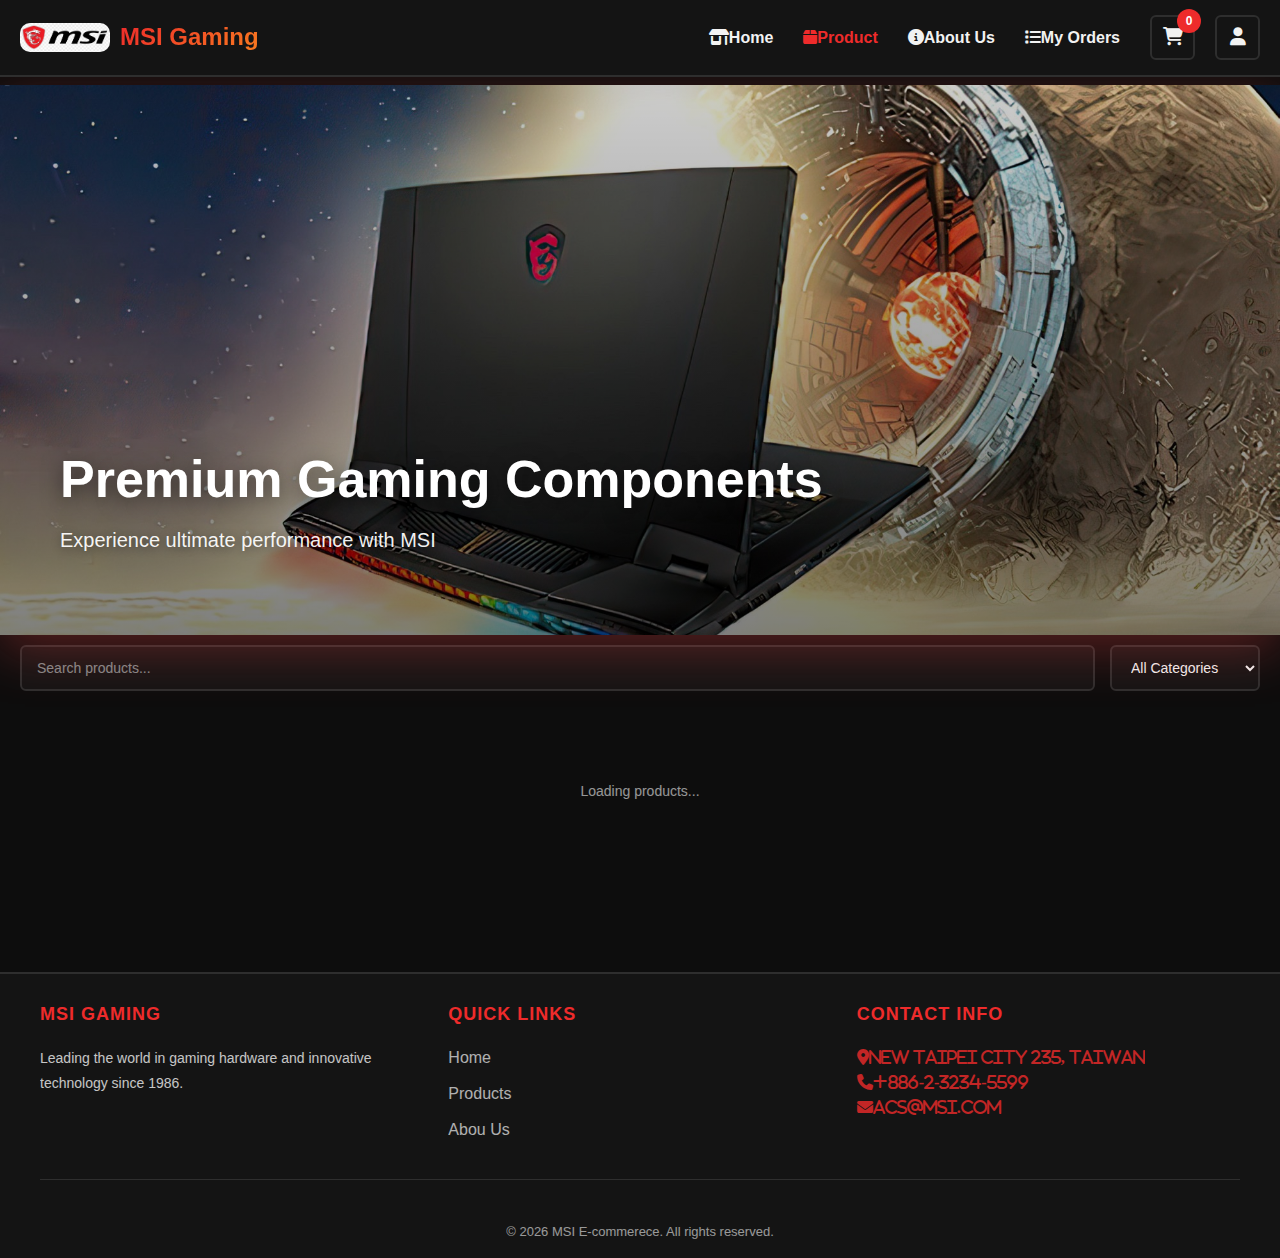
<file: index.html>
<!DOCTYPE html>
<html lang="en">
<head>
    <meta charset="UTF-8">
    <meta name="viewport" content="width=device-width, initial-scale=1.0">
    <title>MSI Gaming - Shop Products</title>
    <link rel="stylesheet" href="css/variables.css">
    <link rel="stylesheet" href="css/client-styles.css">
    <link rel="stylesheet" href="css/toast.css">
    <link rel="stylesheet" href="css/responsive-nav.css">
    <link rel="stylesheet" href="https://cdnjs.cloudflare.com/ajax/libs/font-awesome/6.4.0/css/all.min.css">
</head>
<body>
    <!-- Navigation -->
    <nav class="navbar">
        <div class="navbar-container">
            <div class="navbar-brand">
                <a href="home.html" class="brand-link">
                    <img class="logo" src="./assets/images/Logo.jpg" alt="logo MSI">
                    <h1>MSI Gaming</h1>
                </a>
            </div>
            
            <!-- Hamburger Button for Mobile -->
            <button class="mobile-menu-btn" id="mobileMenuBtn">
                <i class="fas fa-bars"></i>
            </button>
            
            <!-- Menu Items and Actions -->
            <div class="navbar-collapse" id="navbarCollapse">
                <ul class="navbar-menu">
                    <li><a href="home.html" class="nav-link"><i class="fas fa-shop"></i>Home</a></li>
                    <li><a href="#" class="nav-link active"><i class="fas fa-box"></i>Product</a></li>
                    <li><a href="About.html" class="nav-link"><i class="fas fa-info-circle"></i>About Us</a></li>
                    <li><a href="customer-orders.html" id="myOrdersLink" class="nav-link"><i class="fas fa-list"></i>My Orders</a></li>
                </ul>
                
                <div class="navbar-actions">
                    <button class="btn-cart" id="cartBtn">
                        <i class="fas fa-shopping-cart"></i>
                        <span class="cart-count" id="cartCount">0</span>
                    </button>
                    <div class="user-dropdown">
                        <button class="btn-user" id="userBtn">
                            <i class="fas fa-user"></i>
                        </button>
                        <div id="userMenu" class="user-dropdown-content">
                            <div id="userInfo" style="padding: 10px; display: none;">
                                <strong id="userName"></strong>
                                <small id="userEmail" style="display: block;"></small>
                            </div>
                            <a href="#" id="myOrdersLink" class="menu-item">My Orders</a>
                            <a href="#" id="logoutLink" class="menu-item logout">Logout</a>
                            <div id="loginSection" style="padding: 10px;">
                                <button onclick="openLoginModal()" class="btn-login-small">Customer Login</button>
                            </div>
                        </div>
                    </div>
                </div>
            </div>
        </div>
    </nav>

    <!-- Main Content -->
    <main class="main-content">
        <section class="hero">
            <h2>Premium Gaming Components</h2>
            <p>Experience ultimate performance with MSI</p>
        </section>

        <div id="registrationSection">
            <!-- Will be populated by JavaScript -->
        </div>

        <!-- Product Filters -->
        <section class="filters-section">
            <div class="filters-container">
                <input type="text" id="searchInput" class="search-box" placeholder="Search products...">
                <select id="categoryFilter" class="filter-select">
                    <option value="">All Categories</option>
                    <option value="Graphics Card">Graphics Card</option>
                    <option value="Motherboard">Motherboard</option>
                    <option value="RAM">RAM</option>
                    <option value="Storage">Storage</option>
                </select>
            </div>
        </section>

        <!-- Products Grid -->
        <section class="products-section">
            <div id="productsList" class="products-grid">
                <p class="loading">Loading products...</p>
            </div>
        </section>
    </main>

    <!-- Modals -->
    <div id="loginModal" class="modal">
        <div class="modal-content">
            <button class="close-modal">&times;</button>
            <h2>Customer Login</h2>
            <form id="customerLoginForm">
                <div class="form-group">
                    <label>Username</label>
                    <input type="text" id="customerUsername" required>
                </div>
                <div class="form-group">
                    <label>Password</label>
                    <input type="password" id="customerPassword" required>
                </div>
                <button type="submit" class="btn-primary">Login</button>
            </form>
            <p style="text-align: center; margin-top: 15px;">
                Don't have account? <a href="#" onclick="openRegisterModal()">Register here</a>
            </p>
        </div>
    </div>

    <div id="registerModal" class="modal">
        <div class="modal-content">
            <button class="close-modal">&times;</button>
            <h2>Create Account</h2>
            <form id="customerRegisterForm">
                <div class="form-row">
                    <div class="form-group">
                        <label>First Name</label>
                        <input type="text" id="regFirstName" required>
                    </div>
                    <div class="form-group">
                        <label>Last Name</label>
                        <input type="text" id="regLastName" required>
                    </div>
                </div>
                <div class="form-group">
                    <label>Username</label>
                    <input type="text" id="regUsername" required>
                </div>
                <div class="form-group">
                    <label>Email</label>
                    <input type="email" id="regEmail" required>
                </div>
                <div class="form-group">
                    <label>Password</label>
                    <input type="password" id="regPassword" required>
                </div>
                <div class="form-group">
                    <label>Phone Number</label>
                    <input type="tel" id="regPhone" required>
                </div>
                <button type="submit" class="btn-primary">Create Account</button>
            </form>
        </div>
    </div>

    <div id="productModal" class="modal">
        <div class="modal-content">
            <button class="close-modal">&times;</button>
            <div class="detail-grid">
                <div class="detail-image">
                    <i class="fas fa-box"></i>
                </div>
                <div class="detail-info">
                    <h2 id="detailName">Product Name</h2>
                    <p class="detail-category" id="detailCategory">Category</p>
                    <p class="detail-description" id="detailDescription">Description</p>
                    
                    <div class="detail-specs">
                        <div class="spec">
                            <span>Price:</span>
                            <span class="price" id="detailPrice">$0.00</span>
                        </div>
                        <div class="spec">
                            <span>Stock:</span>
                            <span id="detailStock">0 available</span>
                        </div>
                    </div>
    
                    <div class="quantity-selector">
                        <button class="qty-btn" id="decreaseQty">-</button>
                        <input type="number" id="quantityInput" value="1" min="1" max="100">
                        <button class="qty-btn" id="increaseQty">+</button>
                    </div>
    
                    <button class="btn-add-to-cart" id="addToCartBtn">
                        <i class="fas fa-shopping-cart"></i> Add to Cart
                    </button>
                </div>
            </div>
        </div>
    </div>
    
    <!-- OVERLAY FOR MODALS -->
    <div id="overlay" class="overlay"></div>
    
    <!-- CART SIDEBAR -->
    <div id="cartSidebar" class="cart-sidebar">
        <div class="cart-header">
            <h3>Shopping Cart</h3>
            <button class="close-cart" id="closeCartBtn">&times;</button>
        </div>
        <div class="cart-items" id="cartItems">
            <p class="empty-cart">Your cart is empty</p>
        </div>
        <div class="cart-footer">
            <div class="cart-total">
                <span>Total:</span>
                <span id="cartTotal">$0.00</span>
            </div>
            <button class="btn-checkout" id="checkoutBtn">
                <i class="fas fa-credit-card"></i> Checkout
            </button>
            <button class="btn-continue" id="continueShopping">
                <i class="fas fa-arrow-left"></i> Continue Shopping
            </button>
        </div>
    </div>
    <footer class="bg-dark text-white">
        <div class="container">
            <div class="row">
                <div class="col-md-4">
                    <h5>MSI Gaming</h5>
                    <p>Leading the world in gaming hardware and innovative technology since 1986.</p>
                </div>
                <div class="col-md-4">
                    <h5>Quick Links</h5>
                    <ul class="list-unstyled">
                        <li><a href="home.html" class="text-white-50 text-decoration-none">Home</a></li>
                        <li><a href="index.html" class="text-white-50 text-decoration-none">Products</a></li>
                        <li><a href="About.html" class="text-white-50 text-decoration-none">Abou Us</a></li>
                    </ul>
                </div>
                <div class="col-md-4">
                    <h5>Contact Info</h5>
                    <p>
                        <i class="fas fa-map-marker-alt">New Taipei City 235, Taiwan</i> <br>
                        <i class="fas fa-phone">+886-2-3234-5599</i> <br>
                        <i class="fas fa-envelope">acs@msi.com</i> 
                    </p>
                </div>
            </div>
            <hr class="bg-light">
            <div class="text-center">
                <p class="mb-0">&copy; 2026 MSI E-commerece. All rights reserved.</p>
            </div>
        </div>
    </footer>
    <script src="js/responsive-nav.js"></script>
    <script src="js/toast.js"></script>      
    <script src="js/auth.js"></script>       
    <script src="js/client.js"></script>     
    
    <script>
    // Registration/Login logic for index.html
    document.addEventListener('DOMContentLoaded', () => {
        const user = getUser();
        const registrationSection = document.getElementById('registrationSection');
        
        
        // Setup modal forms
        const loginForm = document.getElementById('customerLoginForm');
        if (loginForm) {
            loginForm.addEventListener('submit', async (e) => {
                e.preventDefault();
                await handleQuickLogin(e);
            });
        }
        
        const registerForm = document.getElementById('customerRegisterForm');
        if (registerForm) {
            registerForm.addEventListener('submit', async (e) => {
                e.preventDefault();
                await handleQuickRegister();
            });
        }

        const closeCartBtn = document.getElementById('closeCartBtn');
        if (closeCartBtn) {
            closeCartBtn.addEventListener('click', (e) => {
                e.preventDefault();
                const cartSidebar = document.getElementById('cartSidebar');
                const overlay = document.getElementById('overlay');
                
                if (cartSidebar) cartSidebar.classList.remove('active');
                if (overlay) overlay.classList.remove('active');
            });
        }
    });
    
    function openLoginModal() {
        document.getElementById('loginModal').classList.add('active');
        document.getElementById('overlay').classList.add('active');
    }
    
    function openRegisterModal() {
        document.getElementById('registerModal').classList.add('active');
        document.getElementById('overlay').classList.add('active');
    }
    
    async function handleQuickRegister() {
        const firstName = document.getElementById('regFirstName').value.trim();
        const lastName = document.getElementById('regLastName').value.trim();
        const username = document.getElementById('regUsername').value.trim();
        const email = document.getElementById('regEmail').value.trim();
        const password = document.getElementById('regPassword').value.trim();
        const phone = document.getElementById('regPhone').value.trim();
        
        try {
            const response = await fetch('php/auth.php', {
                method: 'POST',
                headers: { 'Content-Type': 'application/json' },
                body: JSON.stringify({
                    action: 'register_customer',
                    firstName: firstName,
                    lastName: lastName,
                    username: username,
                    email: email,
                    password: password,
                    phone: phone
                })
            });
            
            const data = await response.json();
            
            if (data.status === 'success') {
                toast.success('Success', 'Account created! Please login.');
                document.getElementById('registerModal').classList.remove('active');
                document.getElementById('overlay').classList.remove('active');
                document.getElementById('customerRegisterForm').reset();
                
                setTimeout(() => openLoginModal(), 1000);
            } else {
                toast.error('Registration Failed', data.message);
            }
        } catch (error) {
            console.error('Error:', error);
            toast.error('Error', 'An error occurred during registration');
        }
    }
    </script>
</body>
</html>
</file>
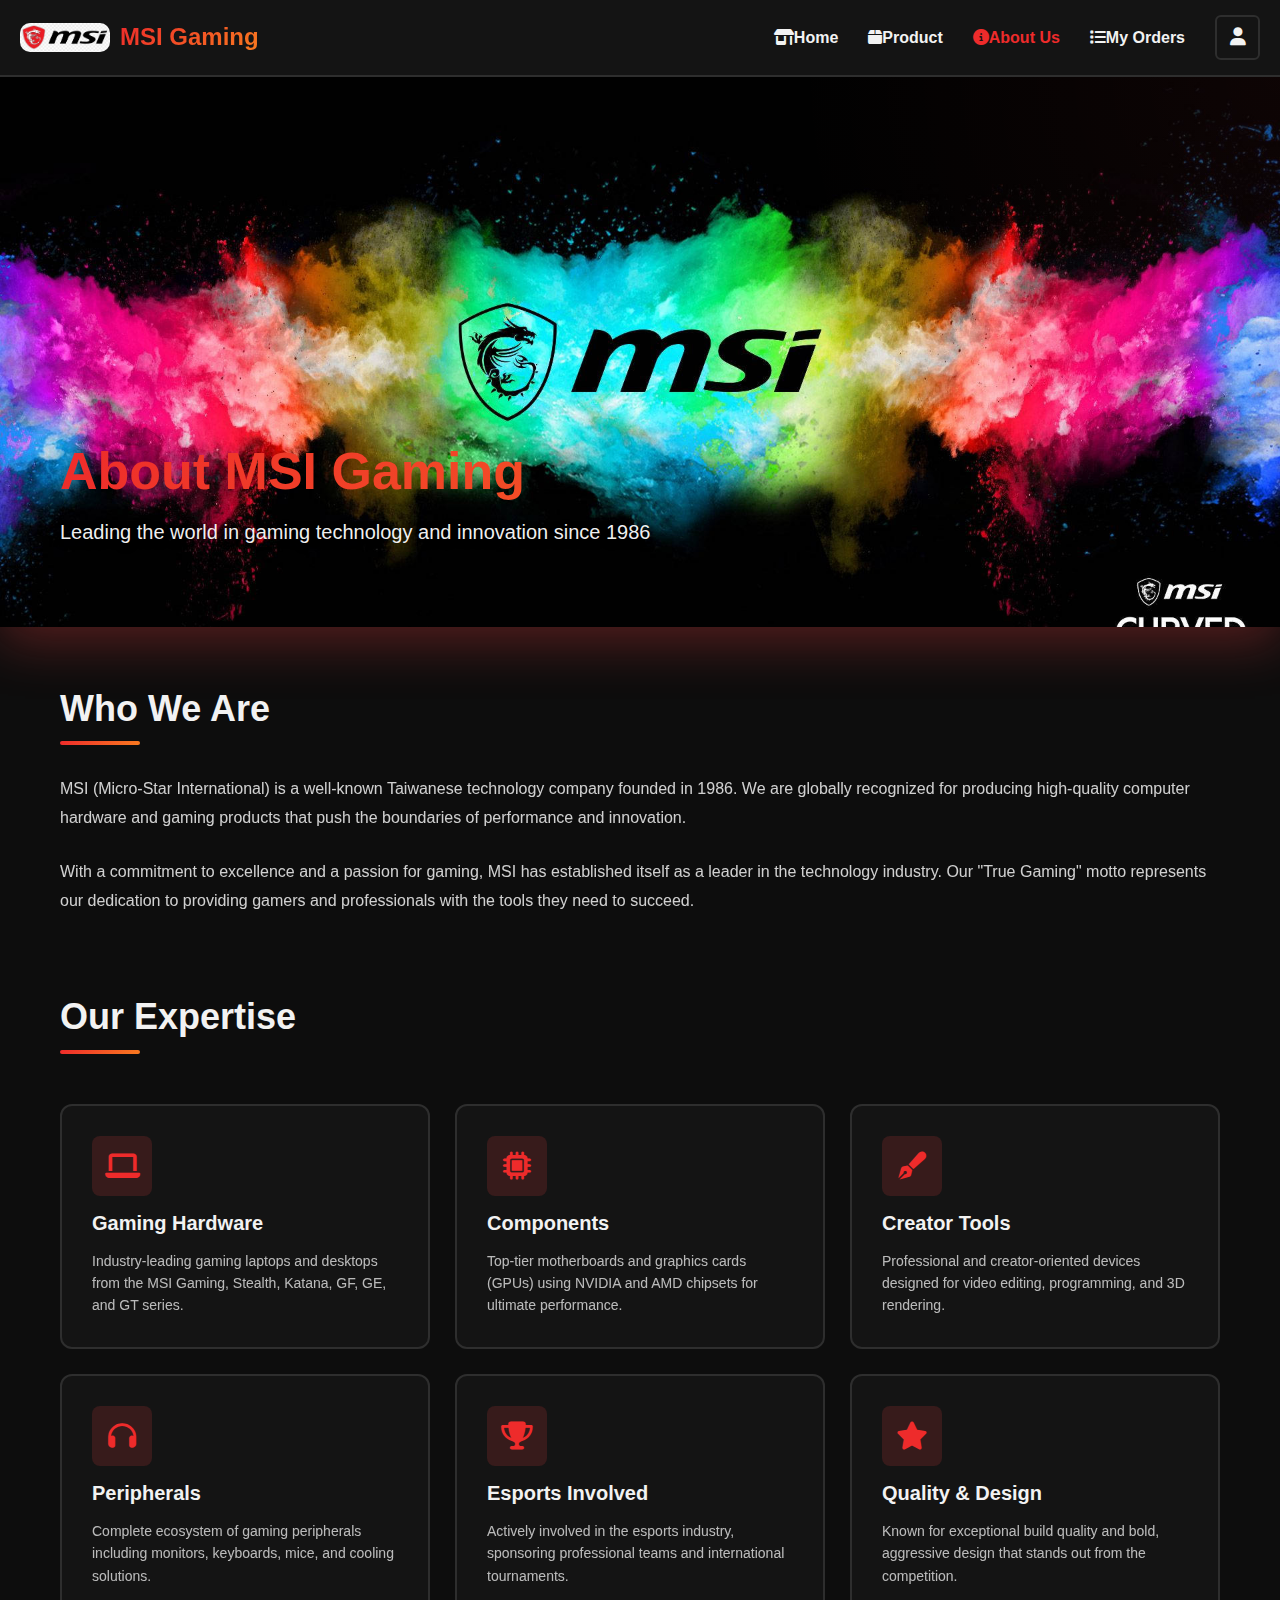
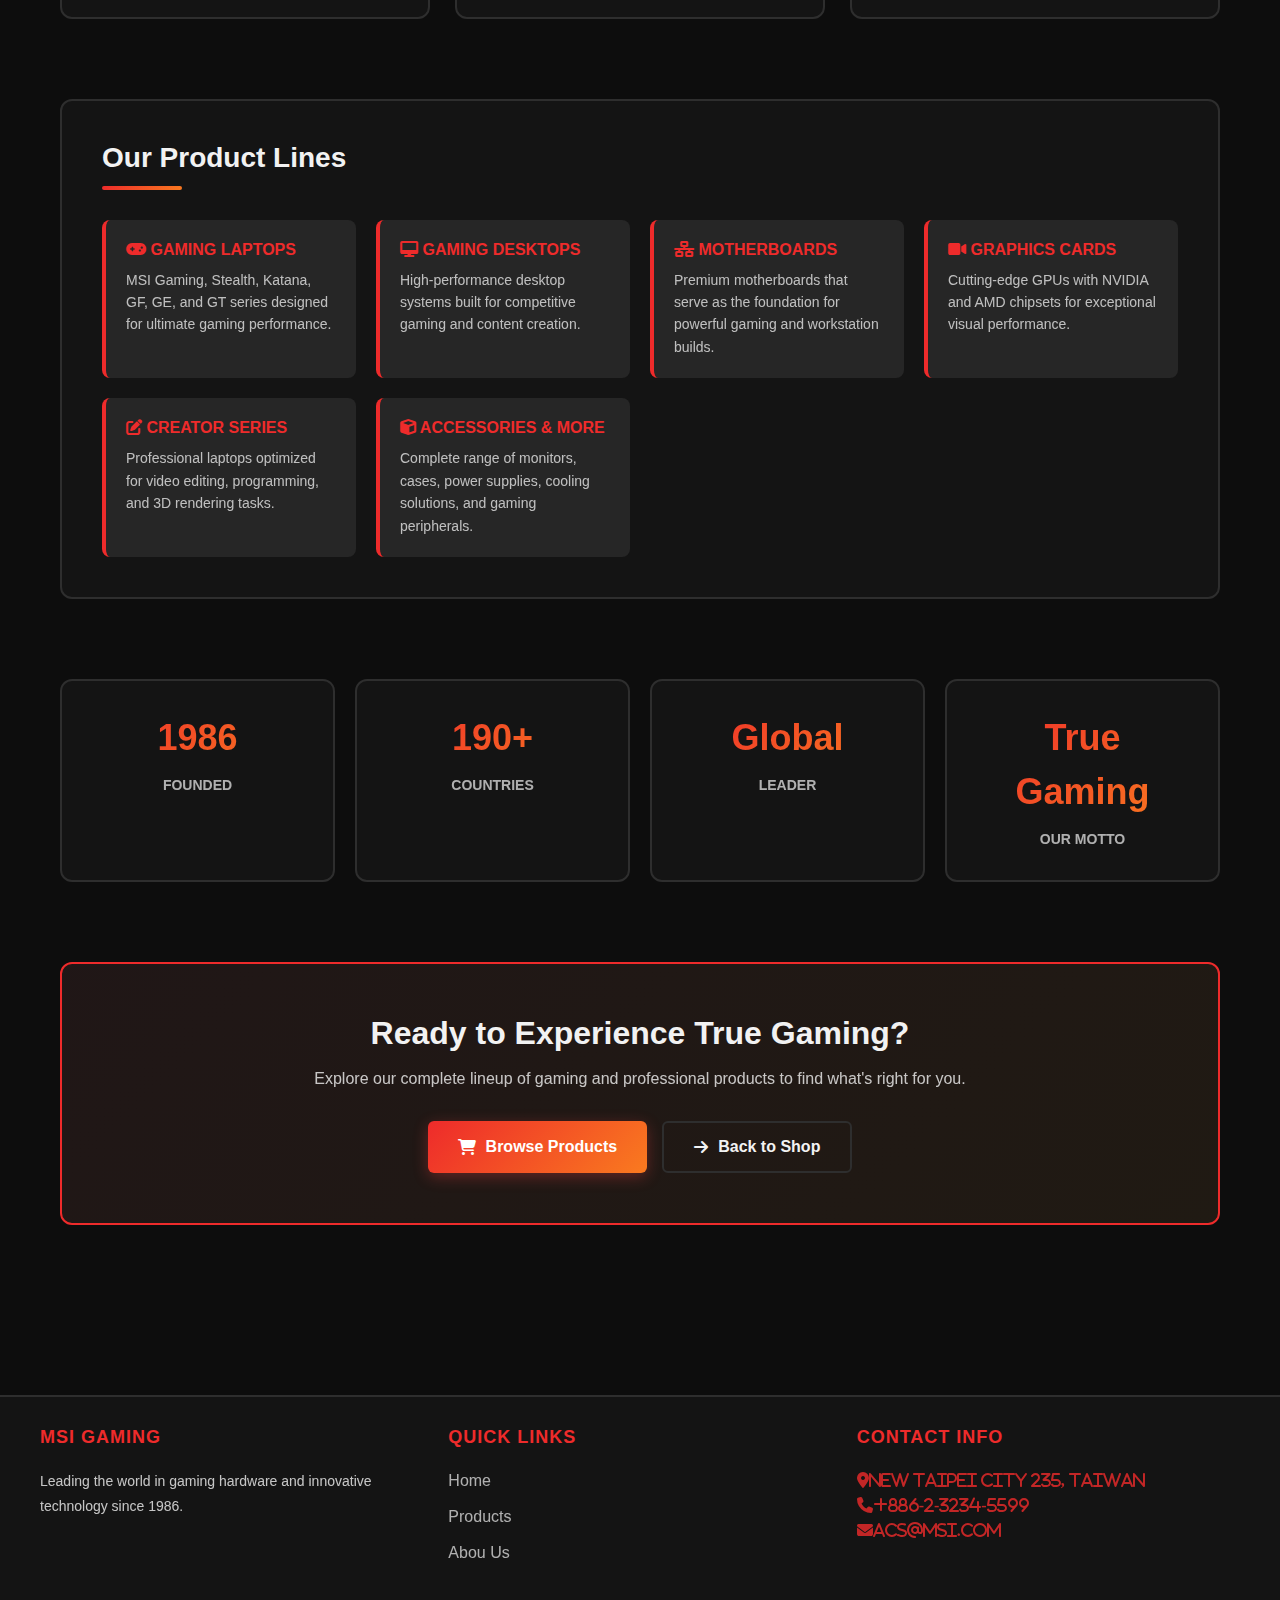
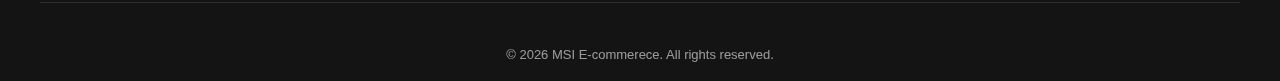
<file: About.html>
<!DOCTYPE html>
<html lang="en">
<head>
    <meta charset="UTF-8">
    <meta name="viewport" content="width=device-width, initial-scale=1.0">
    <title>About Us - MSI Gaming</title>
    <link rel="stylesheet" href="css/variables.css">
    <link rel="stylesheet" href="css/toast.css">
    <link rel="stylesheet" href="css/about.css">
    <link rel="stylesheet" href="css/responsive-nav.css">
    <link rel="stylesheet" href="https://cdnjs.cloudflare.com/ajax/libs/font-awesome/6.4.0/css/all.min.css">
</head>
<body>
    <!-- Navigation -->
    <nav class="navbar">
        <div class="navbar-container">
            <div class="navbar-brand">
                <a href="home.html" class="brand-link">
                    <img class="logo" src="./assets/images/Logo.jpg" alt="logo MSI">
                    <h1>MSI Gaming</h1>
                </a>
            </div>
            
            <!-- Hamburger Button for Mobile -->
            <button class="mobile-menu-btn" id="mobileMenuBtn">
                <i class="fas fa-bars"></i>
            </button>
            
            <!-- Menu Items and Actions -->
            <div class="navbar-collapse" id="navbarCollapse">
                <ul class="navbar-menu">
                    <li><a href="home.html" class="nav-link"><i class="fas fa-shop"></i>Home</a></li>
                    <li><a href="index.html" class="nav-link"><i class="fas fa-box"></i>Product</a></li>
                    <li><a href="#" class="nav-link active"><i class="fas fa-info-circle"></i>About Us</a></li>
                    <li><a href="customer-orders.html" id="myOrdersLink" class="nav-link"><i class="fas fa-list"></i>My Orders</a></li>
                </ul>
                
                <div class="navbar-actions">
                    <div class="user-dropdown">
                        <button class="btn-user" id="userBtn">
                            <i class="fas fa-user"></i>
                        </button>
                        <div id="userMenu" class="user-dropdown-content">
                            <div id="userInfo" style="padding: 10px; display: none;">
                                <strong id="userName"></strong>
                                <small id="userEmail" style="display: block;"></small>
                            </div>
                            <a href="#" id="myOrdersLink" class="menu-item">My Orders</a>
                            <a href="#" id="logoutLink" class="menu-item logout">Logout</a>
                            <div id="loginSection" style="padding: 10px;">
                                <button onclick="openLoginModal()" class="btn-login-small">Customer Login</button>
                            </div>
                        </div>
                    </div>
                </div>
            </div>
        </div>
    </nav>

    <section class="hero">
        <div class="hero-content">
            <h1>About MSI Gaming</h1>
            <p>Leading the world in gaming technology and innovation since 1986</p>
        </div>
    </section>

    <!-- Main Content -->
    <div class="container">
        <!-- Introduction -->
        <section class="intro-section">
            <h2>Who We Are</h2>
            <p class="intro-text">
                MSI (Micro-Star International) is a well-known Taiwanese technology company founded in 1986. We are globally recognized for producing high-quality computer hardware and gaming products that push the boundaries of performance and innovation.
            </p>
            <p class="intro-text">
                With a commitment to excellence and a passion for gaming, MSI has established itself as a leader in the technology industry. Our "True Gaming" motto represents our dedication to providing gamers and professionals with the tools they need to succeed.
            </p>
        </section>

        <!-- Features Grid -->
        <section class="intro-section">
            <h2>Our Expertise</h2>
            <div class="features-grid">
                <div class="feature-card">
                    <div class="feature-icon">
                        <i class="fas fa-laptop"></i>
                    </div>
                    <h3>Gaming Hardware</h3>
                    <p>Industry-leading gaming laptops and desktops from the MSI Gaming, Stealth, Katana, GF, GE, and GT series.</p>
                </div>

                <div class="feature-card">
                    <div class="feature-icon">
                        <i class="fas fa-microchip"></i>
                    </div>
                    <h3>Components</h3>
                    <p>Top-tier motherboards and graphics cards (GPUs) using NVIDIA and AMD chipsets for ultimate performance.</p>
                </div>

                <div class="feature-card">
                    <div class="feature-icon">
                        <i class="fas fa-pen-fancy"></i>
                    </div>
                    <h3>Creator Tools</h3>
                    <p>Professional and creator-oriented devices designed for video editing, programming, and 3D rendering.</p>
                </div>

                <div class="feature-card">
                    <div class="feature-icon">
                        <i class="fas fa-headphones"></i>
                    </div>
                    <h3>Peripherals</h3>
                    <p>Complete ecosystem of gaming peripherals including monitors, keyboards, mice, and cooling solutions.</p>
                </div>

                <div class="feature-card">
                    <div class="feature-icon">
                        <i class="fas fa-trophy"></i>
                    </div>
                    <h3>Esports Involved</h3>
                    <p>Actively involved in the esports industry, sponsoring professional teams and international tournaments.</p>
                </div>

                <div class="feature-card">
                    <div class="feature-icon">
                        <i class="fas fa-star"></i>
                    </div>
                    <h3>Quality & Design</h3>
                    <p>Known for exceptional build quality and bold, aggressive design that stands out from the competition.</p>
                </div>
            </div>
        </section>

        <!-- Product Lines -->
        <section class="product-lines">
            <h2>Our Product Lines</h2>
            <div class="product-categories">
                <div class="category-item">
                    <h4><i class="fas fa-gamepad"></i> Gaming Laptops</h4>
                    <p>MSI Gaming, Stealth, Katana, GF, GE, and GT series designed for ultimate gaming performance.</p>
                </div>

                <div class="category-item">
                    <h4><i class="fas fa-desktop"></i> Gaming Desktops</h4>
                    <p>High-performance desktop systems built for competitive gaming and content creation.</p>
                </div>

                <div class="category-item">
                    <h4><i class="fas fa-network-wired"></i> Motherboards</h4>
                    <p>Premium motherboards that serve as the foundation for powerful gaming and workstation builds.</p>
                </div>

                <div class="category-item">
                    <h4><i class="fas fa-video"></i> Graphics Cards</h4>
                    <p>Cutting-edge GPUs with NVIDIA and AMD chipsets for exceptional visual performance.</p>
                </div>

                <div class="category-item">
                    <h4><i class="fas fa-edit"></i> Creator Series</h4>
                    <p>Professional laptops optimized for video editing, programming, and 3D rendering tasks.</p>
                </div>

                <div class="category-item">
                    <h4><i class="fas fa-cube"></i> Accessories & More</h4>
                    <p>Complete range of monitors, cases, power supplies, cooling solutions, and gaming peripherals.</p>
                </div>
            </div>
        </section>

        <!-- Stats Section -->
        <section class="stats-section">
            <div class="stat-item">
                <div class="stat-number">1986</div>
                <div class="stat-label">Founded</div>
            </div>
            <div class="stat-item">
                <div class="stat-number">190+</div>
                <div class="stat-label">Countries</div>
            </div>
            <div class="stat-item">
                <div class="stat-number">Global</div>
                <div class="stat-label">Leader</div>
            </div>
            <div class="stat-item">
                <div class="stat-number">True Gaming</div>
                <div class="stat-label">Our Motto</div>
            </div>
        </section>

        <!-- CTA Section -->
        <section class="cta-section">
            <div class="cta-section-content">
                <h2>Ready to Experience True Gaming?</h2>
                <p>Explore our complete lineup of gaming and professional products to find what's right for you.</p>
                <div class="cta-buttons">
                    <a href="index.html" class="btn btn-primary">
                        <i class="fas fa-shopping-cart"></i> Browse Products
                    </a>
                    <a href="index.html" class="btn btn-secondary">
                        <i class="fas fa-arrow-right"></i> Back to Shop
                    </a>
                </div>
            </div>
        </section>
    </div>

    <!-- Footer -->
    <footer class="bg-dark text-white">
        <div class="container">
            <div class="row">
                <div class="col-md-4">
                    <h5>MSI Gaming</h5>
                    <p>Leading the world in gaming hardware and innovative technology since 1986.</p>
                </div>
                <div class="col-md-4">
                    <h5>Quick Links</h5>
                    <ul class="list-unstyled">
                        <li><a href="home.html" class="text-white-50 text-decoration-none">Home</a></li>
                        <li><a href="index.html" class="text-white-50 text-decoration-none">Products</a></li>
                        <li><a href="About.html" class="text-white-50 text-decoration-none">Abou Us</a></li>
                    </ul>
                </div>
                <div class="col-md-4">
                    <h5>Contact Info</h5>
                    <p>
                        <i class="fas fa-map-marker-alt">New Taipei City 235, Taiwan</i> <br>
                        <i class="fas fa-phone">+886-2-3234-5599</i> <br>
                        <i class="fas fa-envelope">acs@msi.com</i>
                    </p>
                </div>
            </div>
            <hr class="bg-light">
            <div class="text-center">
                <p class="mb-0">&copy; 2026 MSI E-commerece. All rights reserved.</p>
            </div>
        </div>
    </footer>
    <script src="js/responsive-nav.js"></script>
    <script src="js/toast.js"></script>
    <script src="js/auth.js"></script>
    <script src="js/client.js"></script>
</body>
</html>
</file>
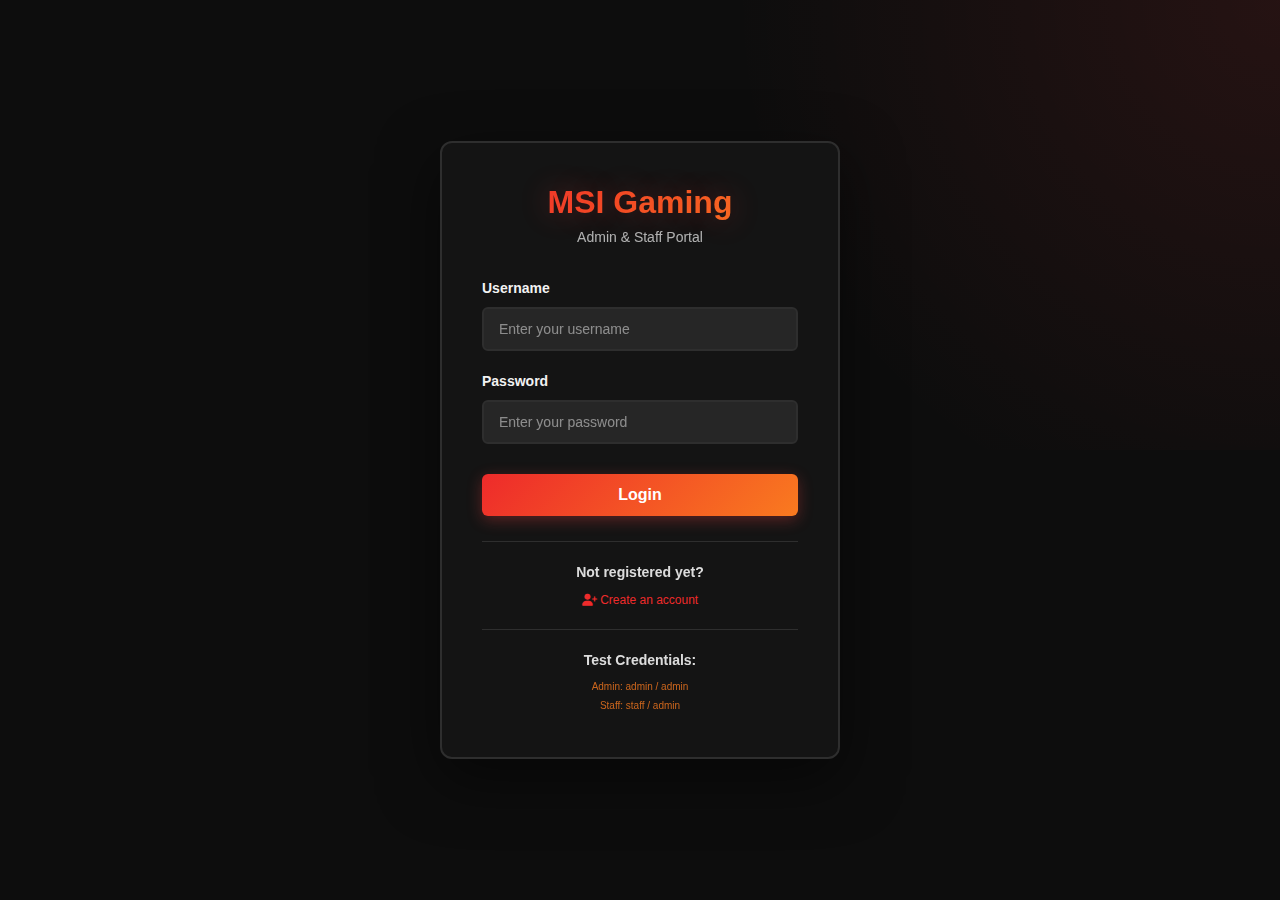
<file: checkout.html>
<!DOCTYPE html>
<html lang="en">
<head>
    <meta charset="UTF-8">
    <meta name="viewport" content="width=device-width, initial-scale=1.0">
    <title>MSI Gaming - Checkout</title>
    <link rel="stylesheet" href="css/variables.css">
    <link rel="stylesheet" href="css/checkout-styles.css">
    <link rel="stylesheet" href="https://cdnjs.cloudflare.com/ajax/libs/font-awesome/6.4.0/css/all.min.css">
</head>
<body>
    <div class="checkout-container">
        <!-- Header -->
        <header class="checkout-header">
            <div class="header-content">
                <h1>MSI Gaming</h1>
                <p>Complete Your Purchase</p>
            </div>
            <a href="index.html" class="back-link">
                <i class="fas fa-arrow-left"></i> Back to Shop
            </a>
        </header>

        <!-- Main Content -->
        <main class="checkout-content">
            <div class="checkout-grid">
                <!-- Left: Form -->
                <section class="checkout-form-section">
                    <!-- Shipping Info -->
                    <div class="form-section">
                        <h2>Shipping Information</h2>
                        <form id="shippingForm" class="form-grid">
                            <div class="form-group full">
                                <label>Full Name</label>
                                <input type="text" id="fullName" required>
                            </div>
                            <div class="form-group full">
                                <label>Email Address</label>
                                <input type="email" id="email" required>
                            </div>
                            <div class="form-group">
                                <label>Phone Number</label>
                                <input type="tel" id="phone" required>
                            </div>
                            <div class="form-group">
                                <label>City</label>
                                <input type="text" id="city" required>
                            </div>
                            <div class="form-group full">
                                <label>Address</label>
                                <input type="text" id="address" required>
                            </div>
                            <div class="form-group">
                                <label>Postal Code</label>
                                <input type="text" id="postalCode" required>
                            </div>
                        </form>
                    </div>

                    <!-- Payment Info -->
                    <div class="form-section">
                        <h2>Payment Method</h2>
                        <div class="payment-methods">
                            <label class="payment-option active">
                                <input type="radio" name="payment" value="gcash" checked>
                                <span><i class="fas fa-mobile-alt"></i> GCash</span>
                            </label>
                            <label class="payment-option">
                                <input type="radio" name="payment" value="paymaya">
                                <span><i class="fas fa-wallet"></i> PayMaya</span>
                            </label>
                            <label class="payment-option">
                                <input type="radio" name="payment" value="credit-card">
                                <span><i class="fas fa-credit-card"></i> Credit Card</span>
                            </label>
                        </div>

                        <!-- GCash Details -->
                        <div id="gcashForm" class="payment-details active">
                            <h4>GCash Payment</h4>
                            <div class="form-group full">
                                <label>GCash Number</label>
                                <input type="tel" id="gcashNumber" placeholder="09XX XXX XXXX">
                            </div>
                            <div class="info-box">
                                <i class="fas fa-info-circle"></i>
                                Payment link will be sent to your GCash registered number
                            </div>
                        </div>

                        <!-- PayMaya Details -->
                        <div id="payMayaForm" class="payment-details">
                            <h4>PayMaya Payment</h4>
                            <div class="form-group full">
                                <label>Email or Mobile Number</label>
                                <input type="text" id="payMayaNumber" placeholder="email@example.com or 09XX XXX XXXX">
                            </div>
                            <div class="info-box">
                                <i class="fas fa-info-circle"></i>
                                You will be redirected to PayMaya to complete payment
                            </div>
                        </div>

                        <!-- Credit Card Details -->
                        <div id="creditCardForm" class="payment-details">
                            <form id="cardForm" class="form-grid">
                                <div class="form-group full">
                                    <label>Card Number</label>
                                    <input type="text" id="cardNumber" placeholder="1234 5678 9012 3456">
                                </div>
                                <div class="form-group">
                                    <label>Expiry Date</label>
                                    <input type="text" id="expiryDate" placeholder="MM/YY">
                                </div>
                                <div class="form-group">
                                    <label>CVV</label>
                                    <input type="text" id="cvv" placeholder="123">
                                </div>
                            </form>
                        </div>
                    </div>

                    <!-- Terms & Conditions -->
                    <div class="terms-section">
                        <label>
                            <input type="checkbox" id="termsCheckbox" required>
                            <span>I agree to the terms and conditions</span>
                        </label>
                    </div>
                </section>

                <!-- Right: Order Summary -->
                <aside class="order-summary-section">
                    <div class="summary-card">
                        <h3>Order Summary</h3>

                        <div class="summary-items" id="summaryItems">
                            <!-- Items will be populated by JS -->
                        </div>

                        <div class="summary-divider"></div>

                        <div class="summary-row">
                            <span>Subtotal</span>
                            <span id="subtotal">$0.00</span>
                        </div>

                        <div class="summary-row">
                            <span>Shipping</span>
                            <span id="shipping">$10.00</span>
                        </div>

                        <div class="summary-row">
                            <span>Tax (10%)</span>
                            <span id="tax">$0.00</span>
                        </div>

                        <div class="summary-divider"></div>

                        <div class="summary-total">
                            <span>Total</span>
                            <span id="totalPrice">$0.00</span>
                        </div>

                        <button class="btn-place-order" id="placeOrderBtn">
                            <i class="fas fa-lock"></i> Place Order
                        </button>

                        <div id="errorMessage" class="error-message"></div>
                        <div id="successMessage" class="success-message"></div>
                    </div>
                </aside>
            </div>
        </main>
    </div>

    <script src="js/auth.js"></script>
    <script src="js/checkout.js"></script>
</body>
</html>
</file>
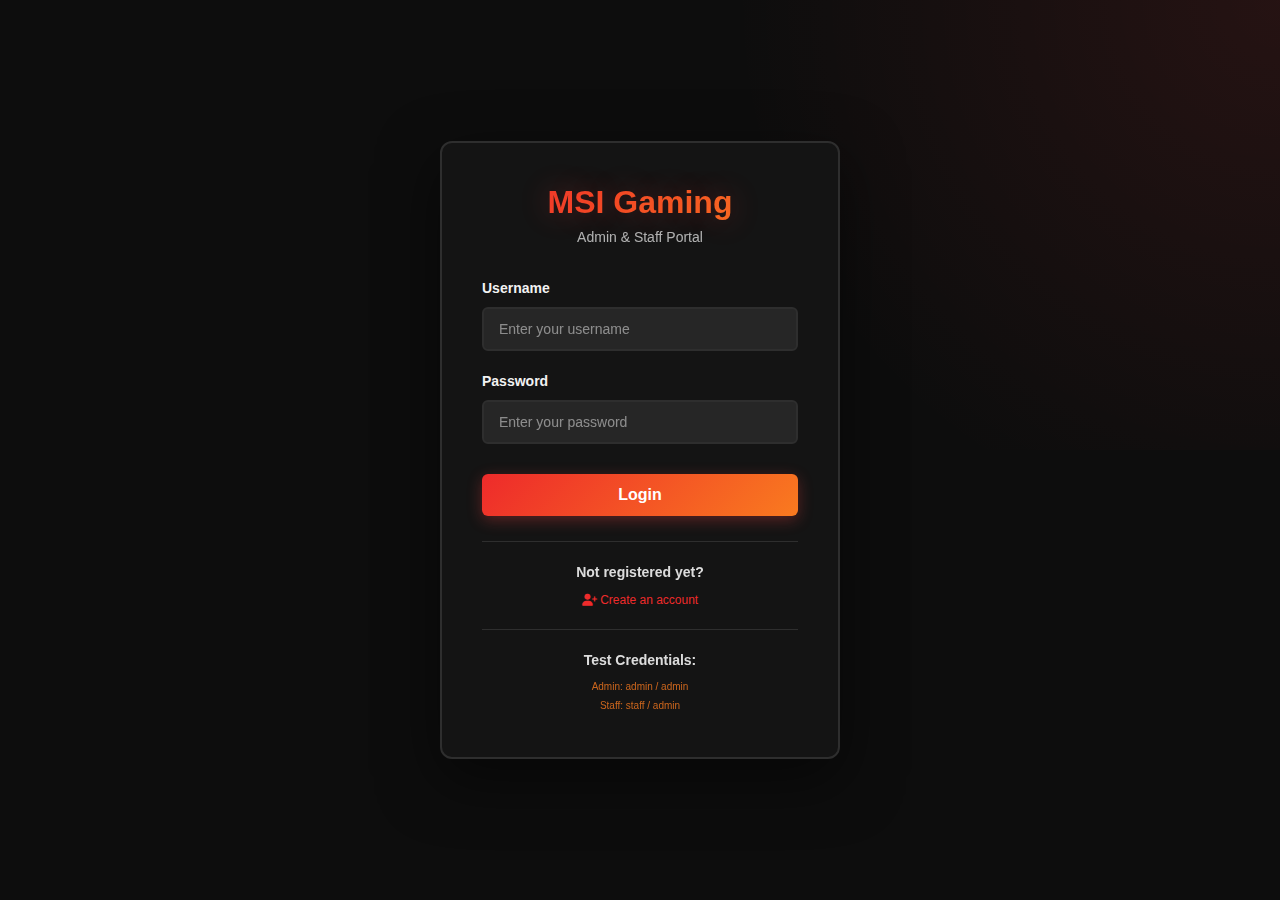
<file: customer-orders.html>
<!DOCTYPE html>
<html lang="en">
<head>
    <meta charset="UTF-8">
    <meta name="viewport" content="width=device-width, initial-scale=1.0">
    <title>My Orders - MSI Gaming</title>
    <link rel="stylesheet" href="css/variables.css">
    <link rel="stylesheet" href="css/toast.css">
    <link rel="stylesheet" href="css/responsive-nav.css">
    <link rel="stylesheet" href="https://cdnjs.cloudflare.com/ajax/libs/font-awesome/6.4.0/css/all.min.css">
    <style>
        * {
            margin: 0;
            padding: 0;
            box-sizing: border-box;
        }

        body {
            background: var(--bg-primary);
            color: var(--text-foreground);
            font-family: 'Segoe UI', Tahoma, Geneva, Verdana, sans-serif;
        }

        .navbar {
            background: var(--bg-card);
            border-bottom: 2px solid var(--border-color);
            padding: 15px 20px;
            display: flex;
            justify-content: space-between;
            align-items: center;
            position: sticky;
            top: 0;
            z-index: 100;
        }

        .navbar-brand h1 {
            background: var(--gradient-primary);
            -webkit-background-clip: text;
            -webkit-text-fill-color: transparent;
            background-clip: text;
            font-size: 24px;
        }

        .nav-actions {
            display: flex;
            gap: 15px;
            align-items: center;
        }

        .brand-link {
    display: flex;
    align-items: center;
    text-decoration: none;
}

.brand-link h1 {
    margin: 0;
}

.logo{
    display: flex;
    max-height: fit-content;
    border-radius: 10px;
    width: 90px;
    margin-right: 10px;
}

        .btn-logout {
            padding: 10px 20px;
            background: transparent;
            border: 2px solid var(--status-destructive);
            color: var(--status-destructive);
            border-radius: 6px;
            cursor: pointer;
            font-weight: 600;
            transition: all 0.3s ease;
        }

        .btn-logout:hover {
            background: var(--status-destructive);
            color: white;
        }

        .btn-back {
            padding: 10px 20px;
            background: transparent;
            border: 2px solid var(--border-color);
            color: var(--text-foreground);
            border-radius: 6px;
            cursor: pointer;
            font-weight: 600;
            transition: all 0.3s ease;
            text-decoration: none;
            display: inline-flex;
            align-items: center;
            gap: 8px;
        }

        .btn-back:hover {
            border-color: var(--primary-red);
            color: var(--primary-red);
        }

        .container {
            max-width: 1000px;
            margin: 0 auto;
            padding: 40px 20px;
        }

        .page-header {
            margin-bottom: 40px;
            display: flex;
            justify-content: space-between;
            align-items: center;
            flex-wrap: wrap;
            gap: 20px;
        }

        .page-header h2 {
            font-size: 32px;
            background: var(--gradient-primary);
            -webkit-background-clip: text;
            -webkit-text-fill-color: transparent;
            background-clip: text;
        }

        .orders-container {
            display: grid;
            gap: 20px;
        }

        .order-card {
            background: var(--bg-card);
            border: 2px solid var(--border-color);
            border-radius: 8px;
            padding: 25px;
            transition: all 0.3s ease;
        }

        .order-card:hover {
            border-color: var(--primary-red);
            box-shadow: 0 0 20px rgba(255, 68, 68, 0.2);
        }

        .order-header {
            display: flex;
            justify-content: space-between;
            align-items: center;
            margin-bottom: 20px;
            flex-wrap: wrap;
            gap: 15px;
        }

        .order-number {
            font-size: 20px;
            font-weight: 700;
            color: var(--text-foreground);
        }

        .order-status {
            padding: 8px 16px;
            border-radius: 6px;
            font-size: 12px;
            font-weight: 700;
            text-transform: uppercase;
            display: inline-block;
        }

        .order-status.pending {
            background: rgba(255, 136, 0, 0.2);
            color: var(--primary-orange);
        }

        .order-status.processing {
            background: rgba(59, 130, 246, 0.2);
            color: #3b82f6;
        }

        .order-status.completed {
            background: rgba(34, 197, 94, 0.2);
            color: var(--status-success);
        }

        .order-status.cancelled {
            background: rgba(220, 38, 38, 0.2);
            color: var(--status-destructive);
        }

        .order-timeline {
            background: var(--bg-muted);
            border-radius: 6px;
            padding: 20px;
            margin: 20px 0;
        }

        .timeline-step {
            display: flex;
            align-items: center;
            margin-bottom: 15px;
            position: relative;
        }

        .timeline-step:last-child {
            margin-bottom: 0;
        }

        .timeline-step:not(:last-child)::after {
            content: '';
            position: absolute;
            left: 20px;
            top: 45px;
            height: 30px;
            width: 2px;
            background: var(--border-color);
        }

        .timeline-icon {
            width: 40px;
            height: 40px;
            border-radius: 50%;
            display: flex;
            align-items: center;
            justify-content: center;
            font-size: 16px;
            margin-right: 15px;
            flex-shrink: 0;
            background: var(--bg-card);
            border: 2px solid var(--border-color);
            position: relative;
            z-index: 1;
        }

        .timeline-icon.completed {
            background: rgba(34, 197, 94, 0.2);
            border-color: var(--status-success);
            color: var(--status-success);
        }

        .timeline-content {
            flex: 1;
        }

        .timeline-title {
            font-weight: 700;
            color: var(--text-foreground);
            margin-bottom: 4px;
        }

        .timeline-date {
            font-size: 12px;
            color: var(--text-foreground);
            opacity: 0.6;
        }

        .order-details {
            display: grid;
            grid-template-columns: repeat(auto-fit, minmax(150px, 1fr));
            gap: 20px;
            margin: 20px 0;
            padding: 20px 0;
            border-top: 1px solid var(--border-color);
            border-bottom: 1px solid var(--border-color);
        }

        .detail-item {
            display: flex;
            flex-direction: column;
            gap: 5px;
        }

        .detail-label {
            font-size: 12px;
            color: var(--text-foreground);
            opacity: 0.7;
            text-transform: uppercase;
            font-weight: 600;
        }

        .detail-value {
            font-size: 16px;
            font-weight: 700;
            color: var(--text-foreground);
        }

        .detail-value.price {
            color: var(--primary-red);
            font-size: 18px;
        }

        .order-items {
            background: var(--bg-muted);
            border-radius: 6px;
            padding: 20px;
            margin: 20px 0;
        }

        .order-items h4 {
            margin-bottom: 15px;
            color: var(--text-foreground);
            font-size: 14px;
            text-transform: uppercase;
        }

        .item-row {
            display: flex;
            justify-content: space-between;
            align-items: center;
            padding: 10px 0;
            border-bottom: 1px solid var(--border-color);
            font-size: 14px;
        }

        .item-row:last-child {
            border-bottom: none;
        }

        .item-name {
            flex: 1;
            color: var(--text-foreground);
        }

        .item-qty {
            color: var(--text-foreground);
            opacity: 0.7;
            margin: 0 15px;
            font-weight: 600;
        }

        .item-price {
            color: var(--primary-red);
            font-weight: 700;
            min-width: 80px;
            text-align: right;
        }

        .order-actions {
            display: flex;
            gap: 10px;
            margin-top: 20px;
        }

        .btn-action {
            padding: 10px 20px;
            border: none;
            border-radius: 6px;
            font-size: 14px;
            font-weight: 600;
            cursor: pointer;
            transition: all 0.3s ease;
            display: flex;
            align-items: center;
            gap: 8px;
        }

        .btn-receipt {
            background: var(--gradient-primary);
            color: white;
            box-shadow: 0 4px 15px rgba(255, 68, 68, 0.3);
        }

        .btn-receipt:hover {
            transform: translateY(-2px);
            box-shadow: 0 6px 20px rgba(255, 68, 68, 0.5);
        }

        .btn-track {
            background: transparent;
            border: 2px solid var(--border-color);
            color: var(--text-foreground);
        }

        .btn-track:hover {
            border-color: var(--primary-orange);
            color: var(--primary-orange);
        }

        .empty-state {
            text-align: center;
            padding: 60px 20px;
            background: var(--bg-card);
            border: 2px solid var(--border-color);
            border-radius: 8px;
        }

        .empty-state i {
            font-size: 60px;
            color: var(--primary-red);
            margin-bottom: 20px;
            opacity: 0.5;
        }

        .empty-state h3 {
            font-size: 24px;
            margin-bottom: 10px;
        }

        .empty-state p {
            opacity: 0.7;
            margin-bottom: 25px;
        }

        .btn-shop {
            padding: 12px 30px;
            background: var(--gradient-primary);
            color: white;
            border: none;
            border-radius: 6px;
            cursor: pointer;
            font-weight: 600;
            text-decoration: none;
            display: inline-block;
            transition: all 0.3s ease;
        }

        .btn-shop:hover {
            transform: translateY(-2px);
        }

        .loading {
            text-align: center;
            padding: 40px;
            color: var(--text-foreground);
            opacity: 0.7;
        }

        .filter-section {
            margin-bottom: 30px;
            display: flex;
            gap: 15px;
            flex-wrap: wrap;
        }

        .filter-select {
            padding: 10px 15px;
            background: var(--bg-card);
            border: 2px solid var(--border-color);
            border-radius: 6px;
            color: var(--text-foreground);
            cursor: pointer;
            font-size: 14px;
            transition: all 0.3s ease;
        }

        .filter-select:focus {
            outline: none;
            border-color: var(--primary-red);
        }

        footer {
    background: var(--bg-card);
    border-top: 2px solid var(--border-color);
    padding: 30px 20px 15px;
    margin-top: 30px;
}

footer .container {
    padding: 0;
}

footer .row {
    display: grid;
    grid-template-columns: repeat(auto-fit, minmax(250px, 1fr));
    gap: 25px;
    margin-bottom: 25px;
}

footer h5 {
    color: var(--primary-red);
    font-size: 18px;
    font-weight: 700;
    margin-bottom: 20px;
    text-transform: uppercase;
    letter-spacing: 1px;
}

footer p {
    color: var(--text-foreground);
    opacity: 0.8;
    line-height: 1.8;
    font-size: 14px;
}

footer ul {
    list-style: none;
    padding: 0;
    margin: 0;
}

footer ul li {
    margin-bottom: 12px;
}

footer ul li a {
    color: var(--text-foreground);
    opacity: 0.7;
    text-decoration: none;
    transition: all 0.3s ease;
}

footer ul li a:hover {
    color: var(--primary-red);
    opacity: 1;
    transform: translateX(5px);
}

footer i {
    color: var(--primary-red);
    margin-right: 8px;
    font-size: 16px;
}

footer hr {
    background: var(--border-color);
    border: none;
    height: 1px;
    margin: 20px 0;
}

footer .text-center {
    text-align: center;
    padding-top: 20px;
}

footer .text-center p {
    color: var(--text-foreground);
    opacity: 0.6;
    font-size: 13px;
    margin: 0;
}

@media (max-width: 768px) {
    footer .row {
        grid-template-columns: 1fr;
        gap: 30px;
    }

    footer h5 {
        font-size: 16px;
    }

    footer .col-md-4 {
        text-align: center;
    }
}

        @media (max-width: 768px) {
            .order-header {
                flex-direction: column;
                align-items: flex-start;
            }

            .order-details {
                grid-template-columns: 1fr 1fr;
            }

            .item-row {
                flex-wrap: wrap;
            }

            .page-header {
                flex-direction: column;
                align-items: flex-start;
            }
        }

        /* Right side container */
.navbar-right {
    display: flex;
    align-items: center;
    gap: 15px;
}

/* Hamburger default hidden (desktop) */
.mobile-menu-btn {
    display: none;
    background: none;
    border: none;
    font-size: 22px;
    color: var(--text-foreground);
    cursor: pointer;
}

/* MOBILE VIEW */
@media (max-width: 768px) {
    .nav-actions {
        display: none; /* hide buttons */
    }

    .mobile-menu-btn {
        display: block; /* show hamburger */
    }
}

@media (max-width: 768px) {
    #navbarCollapse {
        position: absolute;
        top: 70px;
        right: 20px;
        background: var(--bg-card);
        border: 2px solid var(--border-color);
        border-radius: 8px;
        padding: 15px;
        display: none;
        flex-direction: column;
        gap: 10px;
        z-index: 999;
    }

    #navbarCollapse.active {
        display: flex;
    }

    .nav-actions a,
    .nav-actions button {
        width: 100%;
        justify-content: center;
    }
}


    </style>
</head>
<body>
    <!-- Navigation -->
    <nav class="navbar">
        <!-- LEFT -->
        <a href="home.html" class="brand-link">
            <img class="logo" src="./assets/images/Logo.jpg" alt="logo MSI">
            <h1>MSI Gaming</h1>
        </a>
    
        <!-- RIGHT -->
        <div class="navbar-right">
            <!-- MENU (ito ang ita-toggle) -->
            <div class="nav-actions" id="navbarCollapse">
                <a href="index.html" class="btn-back">
                    <i class="fas fa-arrow-left"></i> Back to Shop
                </a>
                <button class="btn-logout" onclick="logout()">
                    <i class="fas fa-sign-out-alt"></i> Logout
                </button>
            </div>
    
            <!-- HAMBURGER -->
            <button class="mobile-menu-btn" id="mobileMenuBtn">
                <i class="fas fa-bars"></i>
            </button>
        </div>
    </nav>
    
    
    <!-- Main Content -->
    <div class="container">
        <div class="page-header">
            <h2>My Orders</h2>
            <div class="filter-section" style="margin: 0;">
                <select id="statusFilter" class="filter-select">
                    <option value="">All Orders</option>
                    <option value="pending">Pending</option>
                    <option value="processing">Processing</option>
                    <option value="completed">Completed</option>
                    <option value="cancelled">Cancelled</option>
                </select>
            </div>
        </div>

        <div id="ordersContainer" class="orders-container">
            <div class="loading">
                <i class="fas fa-spinner fa-spin"></i> Loading your orders...
            </div>
        </div>
    </div>

    <footer class="bg-dark text-white">
        <div class="container">
            <div class="row">
                <div class="col-md-4">
                    <h5>MSI Gaming</h5>
                    <p>Leading the world in gaming hardware and innovative technology since 1986.</p>
                </div>
                <div class="col-md-4">
                    <h5>Quick Links</h5>
                    <ul class="list-unstyled">
                        <li><a href="home.html" class="text-white-50 text-decoration-none">Home</a></li>
                        <li><a href="index.html" class="text-white-50 text-decoration-none">Products</a></li>
                        <li><a href="About.html" class="text-white-50 text-decoration-none">Abou Us</a></li>
                    </ul>
                </div>
                <div class="col-md-4">
                    <h5>Contact Info</h5>
                    <p>
                        <i class="fas fa-map-marker-alt">New Taipei City 235, Taiwan</i> <br>
                        <i class="fas fa-phone">+886-2-3234-5599</i> <br>
                        <i class="fas fa-envelope">acs@msi.com</i>
                    </p>
                </div>
            </div>
            <hr class="bg-light">
            <div class="text-center">
                <p class="mb-0">&copy; 2026 MSI E-commerece. All rights reserved.</p>
            </div>
        </div>
    </footer>
    <script src="js/responsive-nav.js"></script>
    <script src="js/toast.js"></script>
    <script src="js/auth.js"></script>
    <script>
        let allOrders = [];

        document.addEventListener('DOMContentLoaded', () => {
            const user = getUser();
            
            if (!user || user.role !== 'customer') {
                window.location.href = 'login.html';
                return;
            }

            loadOrders();

            document.getElementById('statusFilter').addEventListener('change', filterOrders);
        });

        async function loadOrders() {
            try {
                const response = await fetch('php/orders.php?action=customer_orders');
                const data = await response.json();

                if (data.status === 'success') {
                    allOrders = data.data || [];
                    displayOrders(allOrders);
                } else {
                    showEmpty();
                }
            } catch (error) {
                console.error('Error loading orders:', error);
                toast.error('Error', 'Failed to load orders');
            }
        }

        function displayOrders(orders) {
            const container = document.getElementById('ordersContainer');

            if (!orders || orders.length === 0) {
                showEmpty();
                return;
            }

            container.innerHTML = orders.map(order => `
                <div class="order-card">
                    <div class="order-header">
                        <div class="order-number">#${order.order_number}</div>
                        <span class="order-status ${order.status}">${order.status.toUpperCase()}</span>
                    </div>

                    <div class="order-details">
                        <div class="detail-item">
                            <span class="detail-label">Order Date</span>
                            <span class="detail-value">${formatDate(order.created_at)}</span>
                        </div>
                        <div class="detail-item">
                            <span class="detail-label">Total Amount</span>
                            <span class="detail-value price">$${parseFloat(order.total_amount).toFixed(2)}</span>
                        </div>
                        <div class="detail-item">
                            <span class="detail-label">Payment Method</span>
                            <span class="detail-value">${order.payment_method || 'Not specified'}</span>
                        </div>
                        <div class="detail-item">
                            <span class="detail-label">Items</span>
                            <span class="detail-value">${order.item_count || 0}</span>
                        </div>
                    </div>

                    <div class="order-timeline">
                        ${getTimeline(order.status)}
                    </div>

                    <div class="order-items">
                        <h4>Order Items</h4>
                        ${getOrderItems(order.items)}
                    </div>

                    <div class="order-actions">
                        <button class="btn-action btn-receipt" onclick="downloadReceipt('${order.id}')">
                            <i class="fas fa-receipt"></i> Download Receipt
                        </button>
                        <button class="btn-action btn-track" onclick="viewDetails('${order.id}')">
                            <i class="fas fa-info-circle"></i> Details
                        </button>
                    </div>
                </div>
            `).join('');
        }

        function getTimeline(status) {
            const steps = [
                { title: 'Order Placed', icon: 'fa-box', completed: true },
                { title: 'Processing', icon: 'fa-spinner', completed: ['processing', 'completed'].includes(status) },
                { title: 'Shipped', icon: 'fa-truck', completed: status === 'completed' },
                { title: 'Delivered', icon: 'fa-check-circle', completed: status === 'completed' }
            ];

            return steps.map((step, idx) => `
                <div class="timeline-step">
                    <div class="timeline-icon ${step.completed ? 'completed' : ''}">
                        <i class="fas ${step.icon}"></i>
                    </div>
                    <div class="timeline-content">
                        <div class="timeline-title">${step.title}</div>
                        <div class="timeline-date">${step.completed ? 'Completed' : 'Pending'}</div>
                    </div>
                </div>
            `).join('');
        }

        function getOrderItems(items) {
            if (!items || items.length === 0) {
                return '<div class="item-row">No items found</div>';
            }

            return items.map(item => `
                <div class="item-row">
                    <span class="item-name">${item.product_name || 'Product'}</span>
                    <span class="item-qty">x${item.quantity}</span>
                    <span class="item-price">$${(item.unit_price * item.quantity).toFixed(2)}</span>
                </div>
            `).join('');
        }

        function showEmpty() {
            const container = document.getElementById('ordersContainer');
            container.innerHTML = `
                <div class="empty-state">
                    <i class="fas fa-shopping-bag"></i>
                    <h3>No Orders Yet</h3>
                    <p>You haven't placed any orders yet. Start shopping now!</p>
                    <a href="index.html" class="btn-shop">Continue Shopping</a>
                </div>
            `;
        }

        function filterOrders() {
            const status = document.getElementById('statusFilter').value;
            
            if (!status) {
                displayOrders(allOrders);
            } else {
                const filtered = allOrders.filter(order => order.status === status);
                displayOrders(filtered);
            }
        }

        function downloadReceipt(orderId) {
            window.location.href = `order-receipt.html?orderId=${orderId}`;
        }

        function viewDetails(orderId) {
            toast.info('Info', 'Opening order details...');
        }

        function formatDate(dateString) {
            const date = new Date(dateString);
            return date.toLocaleDateString('en-US', { 
                year: 'numeric', 
                month: 'short', 
                day: 'numeric' 
            });
        }

        function logout() {
            localStorage.removeItem('user');
            localStorage.removeItem('token');
            localStorage.removeItem('cart');
            window.location.href = 'login.html';
        }
    </script>
</body>
</html>
</file>
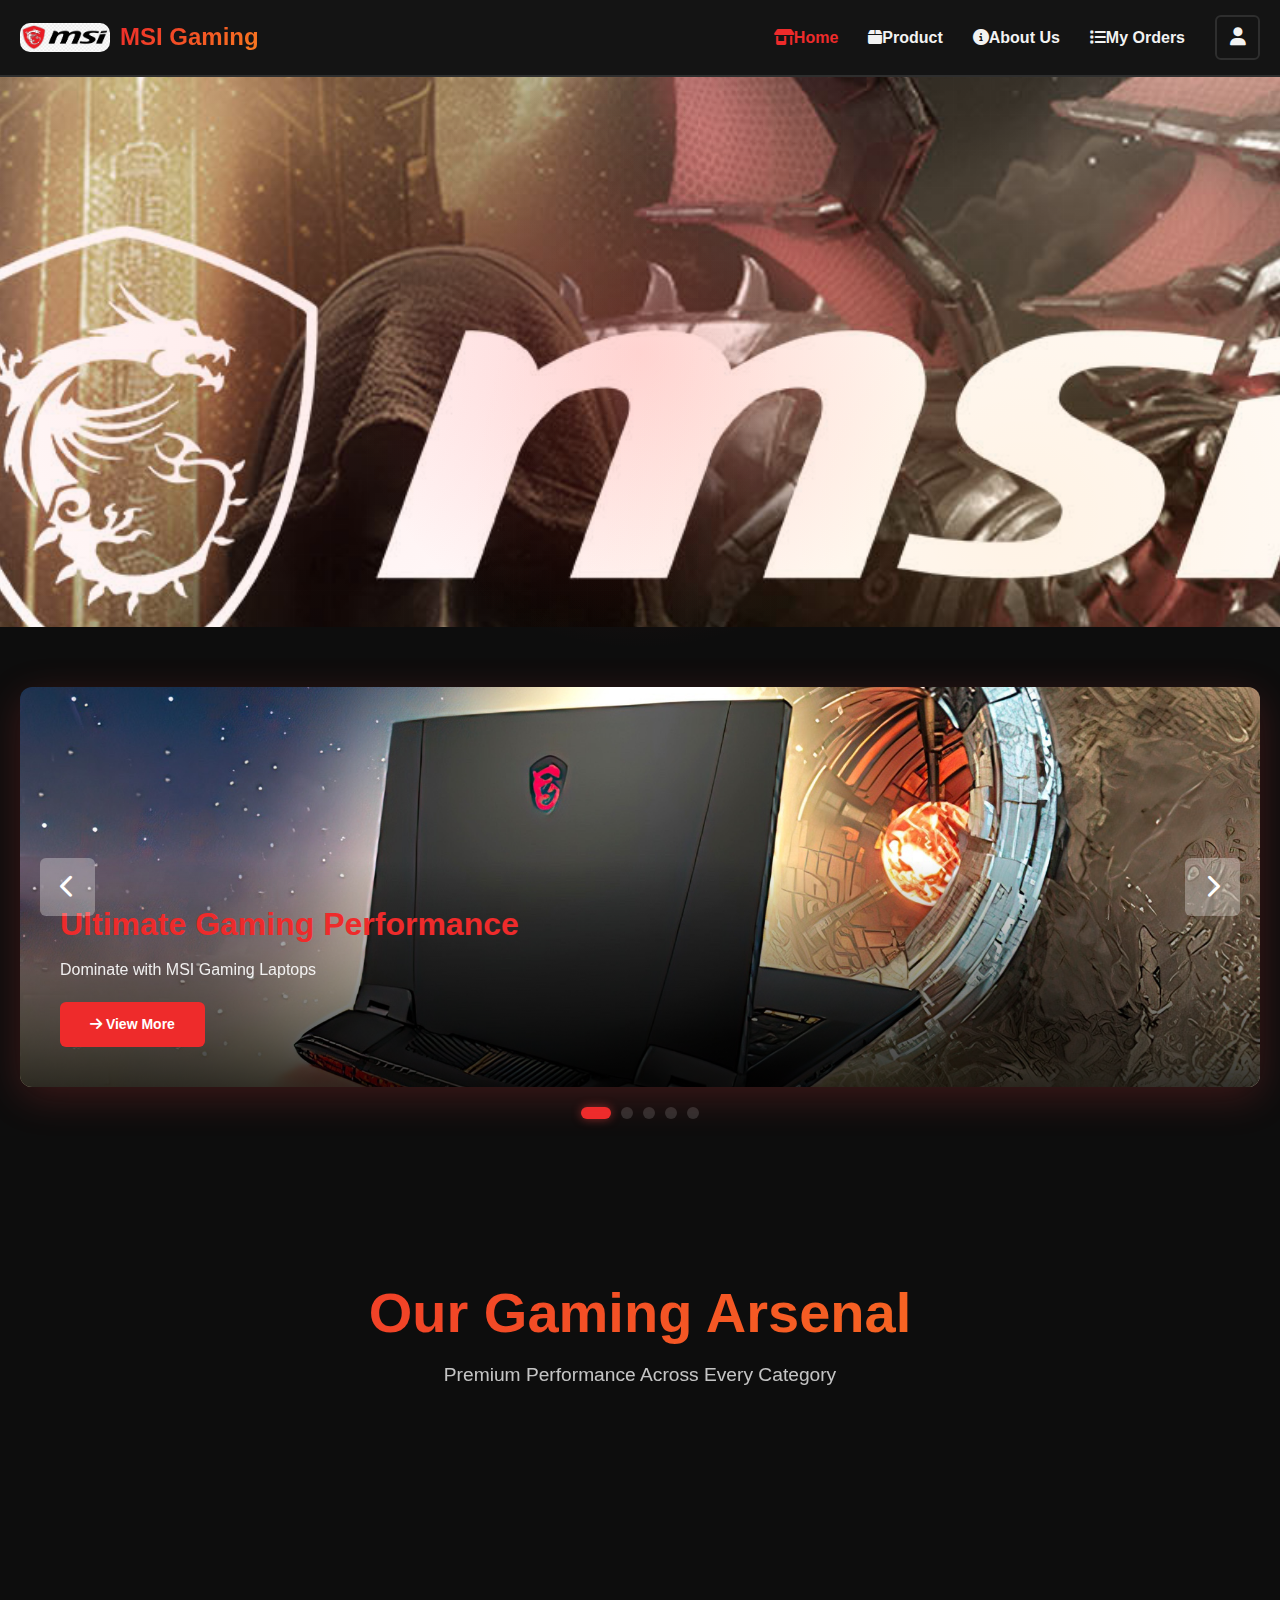
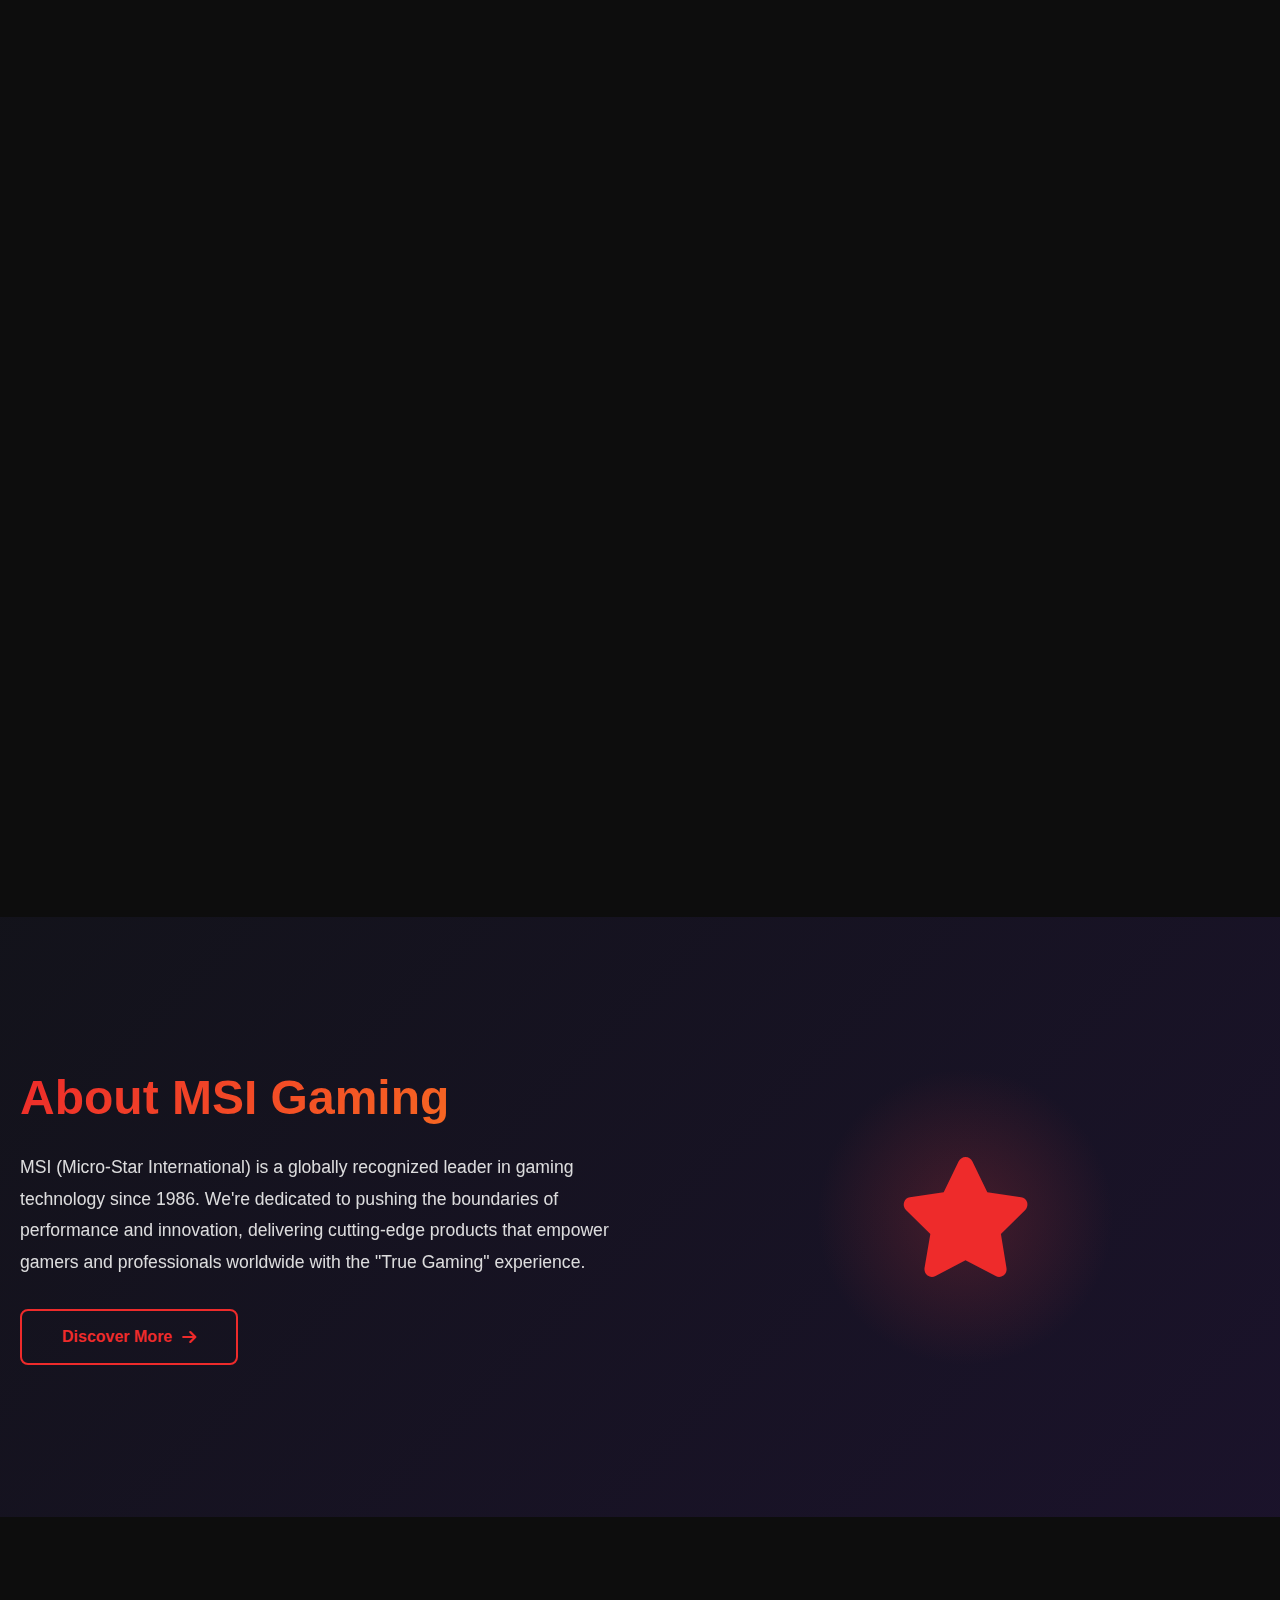
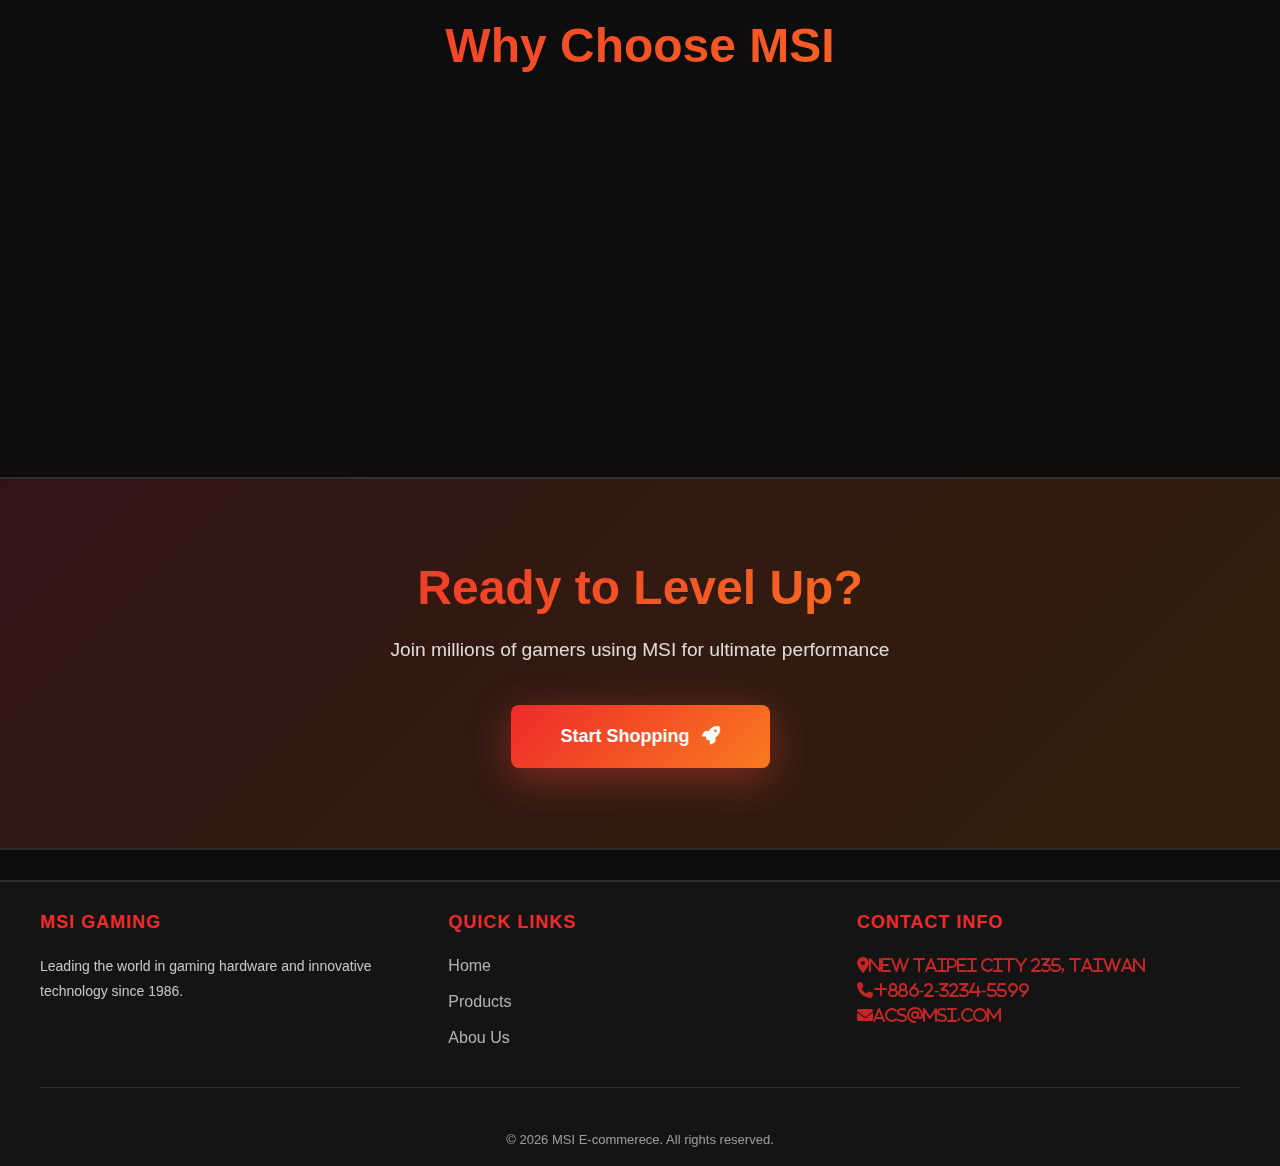
<file: home.html>
<!DOCTYPE html>
<html lang="en">
<head>
    <meta charset="UTF-8">
    <meta name="viewport" content="width=device-width, initial-scale=1.0">
    <title>MSI Gaming - Ultimate Performance</title>
    <link rel="stylesheet" href="css/variables.css">
    <link rel="stylesheet" href="css/home.css">
    <link rel="stylesheet" href="css/responsive-nav.css">
    <link rel="stylesheet" href="https://cdnjs.cloudflare.com/ajax/libs/font-awesome/6.4.0/css/all.min.css">
</head>
<body>
     <!-- Navigation -->
     <nav class="navbar">
        <div class="navbar-container">
            <div class="navbar-brand">
                <a href="home.html" class="brand-link">
                    <img class="logo" src="./assets/images/Logo.jpg" alt="logo MSI">
                    <h1>MSI Gaming</h1>
                </a>
            </div>
            
            <!-- Hamburger Button for Mobile -->
            <button class="mobile-menu-btn" id="mobileMenuBtn">
                <i class="fas fa-bars"></i>
            </button>
            
            <!-- Menu Items and Actions -->
            <div class="navbar-collapse" id="navbarCollapse">
                <ul class="navbar-menu">
                    <li><a href="home.html" class="nav-link active"><i class="fas fa-shop"></i>Home</a></li>
                    <li><a href="index.html" class="nav-link"><i class="fas fa-box"></i>Product</a></li>
                    <li><a href="About.html" class="nav-link"><i class="fas fa-info-circle"></i>About Us</a></li>
                    <li><a href="customer-orders.html" id="myOrdersLink" class="nav-link"><i class="fas fa-list"></i>My Orders</a></li>
                </ul>
                
                <div class="navbar-actions">
                    <div class="user-dropdown">
                        <button class="btn-user" id="userBtn">
                            <i class="fas fa-user"></i>
                        </button>
                        <div id="userMenu" class="user-dropdown-content">
                            <div id="userInfo" style="padding: 10px; display: none;">
                                <strong id="userName"></strong>
                                <small id="userEmail" style="display: block;"></small>
                            </div>
                            <a href="#" id="myOrdersLink" class="menu-item">My Orders</a>
                            <a href="#" id="logoutLink" class="menu-item logout">Logout</a>
                            <div id="loginSection" style="padding: 10px;">
                                <button onclick="openLoginModal()" class="btn-login-small">Customer Login</button>
                            </div>
                        </div>
                    </div>
                </div>
            </div>
        </div>
    </nav>

    <!-- Hero Section -->
    <section class="hero">
        <div class="hero-overlay"></div>
        <div class="hero-content">
            <h1 class="hero-title">
                <span class="hero-word">Ultimate</span>
                <span class="hero-word">Gaming</span>
                <span class="hero-word">Performance</span>
            </h1>
            <p class="hero-subtitle">Dominate with MSI's Cutting-Edge Gaming Technology</p>
            <button class="btn-hero" onclick="document.getElementById('products-section').scrollIntoView({behavior: 'smooth'})">
                Explore Now <i class="fas fa-arrow-down"></i>
            </button>
        </div>
        <div class="hero-glow"></div>
    </section>

    <section class="carousel-section">
        <div class="carousel-container">
            <div class="carousel-wrapper">
                <!-- Carousel Slides -->
                <div id="carouselSlides" class="carousel-slides">
                    <!-- Slides will be loaded by JavaScript -->
                </div>
    
                <!-- Navigation Buttons -->
                <button class="carousel-btn carousel-prev" onclick="prevSlide()">
                    <i class="fas fa-chevron-left"></i>
                </button>
                <button class="carousel-btn carousel-next" onclick="nextSlide()">
                    <i class="fas fa-chevron-right"></i>
                </button>
            </div>
    
            <!-- Indicators/Dots -->
            <div id="carouselIndicators" class="carousel-indicators">
                <!-- Dots will be generated by JavaScript -->
            </div>
        </div>
    </section>

    <!-- Products Section -->
    <section id="products-section" class="products-showcase">
        <div class="section-header">
            <h2>Our Gaming Arsenal</h2>
            <p>Premium Performance Across Every Category</p>
        </div>

        <div class="products-grid">
            <!-- Gaming Laptops -->
            <div class="product-category-card">
                <div class="card-icon">
                    <i class="fas fa-laptop"></i>
                </div>
                <div class="card-glow"></div>
                <h3>Gaming Laptops</h3>
                <p>Ultra-thin designs packed with RTX graphics and lightning-fast processors. Perfect for competitive gaming and streaming on the go.</p>
                <div class="specs">
                    <span class="spec-item"><i class="fas fa-zap"></i> High Performance</span>
                    <span class="spec-item"><i class="fas fa-wind"></i> Advanced Cooling</span>
                </div>
            </div>

            <!-- Desktop PCs -->
            <div class="product-category-card">
                <div class="card-icon">
                    <i class="fas fa-desktop"></i>
                </div>
                <div class="card-glow"></div>
                <h3>Gaming Desktops</h3>
                <p>Powerhouse systems built for extreme performance. Dominate any game at maximum settings with exceptional frame rates.</p>
                <div class="specs">
                    <span class="spec-item"><i class="fas fa-fire"></i> Extreme Power</span>
                    <span class="spec-item"><i class="fas fa-trophy"></i> Esports Ready</span>
                </div>
            </div>

            <!-- Graphics Cards -->
            <div class="product-category-card">
                <div class="card-icon">
                    <i class="fas fa-video"></i>
                </div>
                <div class="card-glow"></div>
                <h3>Graphics Cards</h3>
                <p>Cutting-edge GPUs with NVIDIA and AMD technology. Experience stunning visuals and incredible gaming performance.</p>
                <div class="specs">
                    <span class="spec-item"><i class="fas fa-cube"></i> Latest Tech</span>
                    <span class="spec-item"><i class="fas fa-gamepad"></i> 4K Gaming</span>
                </div>
            </div>

            <!-- Components -->
            <div class="product-category-card">
                <div class="card-icon">
                    <i class="fas fa-microchip"></i>
                </div>
                <div class="card-glow"></div>
                <h3>Components & Parts</h3>
                <p>Premium motherboards, RAM, and cooling solutions. Build your ultimate gaming rig with quality components.</p>
                <div class="specs">
                    <span class="spec-item"><i class="fas fa-cogs"></i> High Quality</span>
                    <span class="spec-item"><i class="fas fa-bolt"></i> Best Performance</span>
                </div>
            </div>

            <!-- Peripherals -->
            <div class="product-category-card">
                <div class="card-icon">
                    <i class="fas fa-headphones"></i>
                </div>
                <div class="card-glow"></div>
                <h3>Gaming Peripherals</h3>
                <p>RGB keyboards, precision mice, and immersive monitors. Complete your setup with professional-grade equipment.</p>
                <div class="specs">
                    <span class="spec-item"><i class="fas fa-rainbow"></i> RGB Lighting</span>
                    <span class="spec-item"><i class="fas fa-crosshairs"></i> Precision Control</span>
                </div>
            </div>

            <!-- Accessories -->
            <div class="product-category-card">
                <div class="card-icon">
                    <i class="fas fa-cube"></i>
                </div>
                <div class="card-glow"></div>
                <h3>Accessories</h3>
                <p>Cases, power supplies, cooling solutions, and more. Everything you need to enhance your gaming experience.</p>
                <div class="specs">
                    <span class="spec-item"><i class="fas fa-wind"></i> Thermal Control</span>
                    <span class="spec-item"><i class="fas fa-check"></i> Reliable</span>
                </div>
            </div>
        </div>

        <div class="section-cta">
            <a href="index.html" class="btn-primary-large">
                <i class="fas fa-shopping-cart"></i> View All Products
            </a>
        </div>
    </section>

    <!-- About Section -->
    <section id="about-section" class="about-preview">
        <div class="about-container">
            <div class="about-content">
                <h2 class="about-title">About MSI Gaming</h2>
                <p class="about-text">
                    MSI (Micro-Star International) is a globally recognized leader in gaming technology since 1986. We're dedicated to pushing the boundaries of performance and innovation, delivering cutting-edge products that empower gamers and professionals worldwide with the "True Gaming" experience.
                </p>
                <a href="About.html" class="btn-secondary-large">
                    Discover More <i class="fas fa-arrow-right"></i>
                </a>
            </div>
            <div class="about-visual">
                <div class="about-graphic">
                    <i class="fas fa-star"></i>
                </div>
            </div>
        </div>
    </section>

    <!-- Features Section -->
    <section class="features">
        <h2>Why Choose MSI</h2>
        <div class="features-grid">
            <div class="feature-item">
                <div class="feature-number">1</div>
                <h3>Innovation</h3>
                <p>Cutting-edge technology that sets industry standards</p>
            </div>
            <div class="feature-item">
                <div class="feature-number">2</div>
                <h3>Quality</h3>
                <p>Premium build quality and exceptional durability</p>
            </div>
            <div class="feature-item">
                <div class="feature-number">3</div>
                <h3>Performance</h3>
                <p>Uncompromised power for competitive gaming</p>
            </div>
            <div class="feature-item">
                <div class="feature-number">4</div>
                <h3>Support</h3>
                <p>Dedicated customer service and technical support</p>
            </div>
        </div>
    </section>

    <!-- CTA Section -->
    <section class="final-cta">
        <div class="cta-content">
            <h2>Ready to Level Up?</h2>
            <p>Join millions of gamers using MSI for ultimate performance</p>
            <a href="index.html" class="btn-cta">
                Start Shopping <i class="fas fa-rocket"></i>
            </a>
        </div>
    </section>

    <!-- Footer -->
    <footer class="bg-dark text-white">
        <div class="container">
            <div class="row">
                <div class="col-md-4">
                    <h5>MSI Gaming</h5>
                    <p>Leading the world in gaming hardware and innovative technology since 1986.</p>
                </div>
                <div class="col-md-4">
                    <h5>Quick Links</h5>
                    <ul class="list-unstyled">
                        <li><a href="home.html" class="text-white-50 text-decoration-none">Home</a></li>
                        <li><a href="index.html" class="text-white-50 text-decoration-none">Products</a></li>
                        <li><a href="About.html" class="text-white-50 text-decoration-none">Abou Us</a></li>
                    </ul>
                </div>
                <div class="col-md-4">
                    <h5>Contact Info</h5>
                    <p>
                        <i class="fas fa-map-marker-alt">New Taipei City 235, Taiwan</i> <br>
                        <i class="fas fa-phone">+886-2-3234-5599</i> <br>
                        <i class="fas fa-envelope">acs@msi.com</i>
                    </p>
                </div>
            </div>
            <hr class="bg-light">
            <div class="text-center">
                <p class="mb-0">&copy; 2026 MSI E-commerece. All rights reserved.</p>
            </div>
        </div>
    </footer>
    <script src="js/responsive-nav.js"></script>
    <script src="js/home.js"></script>
    <script src="js/toast.js"></script>
    <script src="js/auth.js"></script>
    <script src="js/client.js"></script>
    <script>
        let currentSlide = 0;
        let carouselSlides = [];
        let autoPlayInterval = null;
        
        document.addEventListener('DOMContentLoaded', () => {
            // Load carousel data from database
            loadCarouselSlides();
            
            // Auto-play carousel every 5 seconds
            startAutoPlay();
        });
        
        /**
         * LOAD CAROUSEL SLIDES FROM DATABASE
         */
        async function loadCarouselSlides() {
            try {
                const response = await fetch('php/carousel.php?action=get_slides');
                const data = await response.json();
        
                if (data.status === 'success') {
                    carouselSlides = data.data;
                    renderCarousel();
                }
            } catch (error) {
                console.error('Error loading carousel:', error);
                // Use sample data if database fails
                loadSampleCarouselData();
            }
        }
        
        /**
         * LOAD SAMPLE DATA (FALLBACK)
         */
        function loadSampleCarouselData() {
            carouselSlides = [
                {
                    id: 1,
                    title: 'Ultimate Gaming Performance',
                    description: 'Dominate with MSI Gaming Laptops',
                    image_url: 'assets/images/banner.jpeg',
                    link: 'index.html'
                },
                {
                    id: 2,
                    title: 'RTX Graphics Power',
                    description: 'Experience stunning visuals with RTX Technology',
                    image_url: 'assets/images/GraphicsCard4090.avif',
                    link: 'index.html'
                },
                {
                    id: 3,
                    title: 'Pro Gaming Gear',
                    description: 'Complete ecosystem of gaming peripherals',
                    image_url: 'assets/images/PRO3.jpg',
                    link: 'index.html'
                },
                {
                    id: 4,
                    title: 'Esports Excellence',
                    description: 'Trusted by professional gamers worldwide',
                    image_url: 'assets/images/Esports4.jpg',
                    link: 'index.html'
                },
                {
                    id: 5,
                    title: 'New Arrivals 2026',
                    description: 'Check out our latest gaming components',
                    image_url: 'assets/images/MSI5.jpg',
                    link: 'index.html'
                }
            ];
            
            renderCarousel();
        }
        
        /**
         * RENDER CAROUSEL HTML
         */
        function renderCarousel() {
            const slidesContainer = document.getElementById('carouselSlides');
            const indicatorsContainer = document.getElementById('carouselIndicators');
        
            if (!slidesContainer || !indicatorsContainer) return;
        
            // Render slides
            slidesContainer.innerHTML = carouselSlides.map((slide, index) => `
                <div class="carousel-slide" data-index="${index}">
                    <img src="${slide.image_url}" alt="${slide.title}">
                    <div class="carousel-slide-content">
                        <div class="carousel-slide-title">${slide.title}</div>
                        <div class="carousel-slide-description">${slide.description}</div>
                        <a href="${slide.link}" class="carousel-slide-btn">
                            <i class="fas fa-arrow-right"></i> View More
                        </a>
                    </div>
                </div>
            `).join('');
        
            // Render indicators
            indicatorsContainer.innerHTML = carouselSlides.map((_, index) => `
                <div class="carousel-dot ${index === 0 ? 'active' : ''}" onclick="goToSlide(${index})"></div>
            `).join('');
        
            updateCarousel();
        }
        
        /**
         * UPDATE CAROUSEL POSITION
         */
        function updateCarousel() {
            const slidesContainer = document.getElementById('carouselSlides');
            if (slidesContainer) {
                const translateX = -currentSlide * 100;
                slidesContainer.style.transform = `translateX(${translateX}%)`;
            }
        
            // Update indicators
            const dots = document.querySelectorAll('.carousel-dot');
            dots.forEach((dot, index) => {
                dot.classList.toggle('active', index === currentSlide);
            });
        }
        
        /**
         * GO TO SPECIFIC SLIDE
         */
        function goToSlide(slideIndex) {
            currentSlide = slideIndex;
            updateCarousel();
            resetAutoPlay();
        }
        
        /**
         * NEXT SLIDE
         */
        function nextSlide() {
            currentSlide = (currentSlide + 1) % carouselSlides.length;
            updateCarousel();
            resetAutoPlay();
        }
        
        /**
         * PREVIOUS SLIDE
         */
        function prevSlide() {
            currentSlide = (currentSlide - 1 + carouselSlides.length) % carouselSlides.length;
            updateCarousel();
            resetAutoPlay();
        }
        
        /**
         * AUTO-PLAY FUNCTIONALITY
         */
        function startAutoPlay() {
            autoPlayInterval = setInterval(() => {
                nextSlide();
            }, 5000); // Change slide every 5 seconds
        }
        
        /**
         * RESET AUTO-PLAY (when user manually controls)
         */
        function resetAutoPlay() {
            clearInterval(autoPlayInterval);
            startAutoPlay();
        }
        
        // Export for global access
        window.nextSlide = nextSlide;
        window.prevSlide = prevSlide;
        window.goToSlide = goToSlide;
        </script>
</body>
</html>
</file>
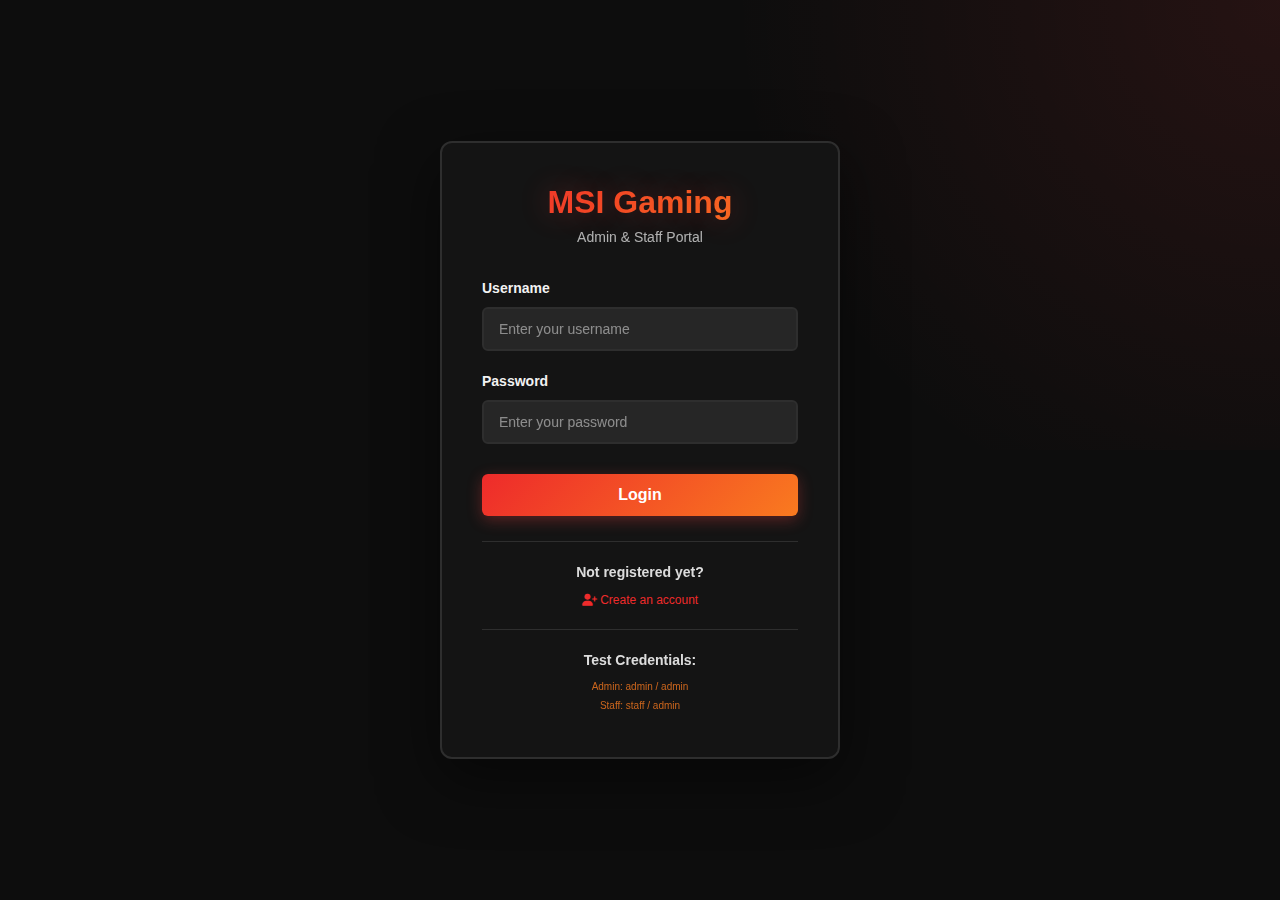
<file: login.html>
<!DOCTYPE html>
<html lang="en">
<head>
    <meta charset="UTF-8">
    <meta name="viewport" content="width=device-width, initial-scale=1.0">
    <title>MSI E-commerce - Admin/Staff Login</title>
    <link rel="stylesheet" href="css/variables.css">
    <link rel="stylesheet" href="css/login-styles.css">
    <link rel="stylesheet" href="https://cdnjs.cloudflare.com/ajax/libs/font-awesome/6.4.0/css/all.min.css">
</head>
<body>
    <div class="login-container">
        <div class="login-box">
            <div class="login-header">
                <h1>MSI Gaming</h1>
                <p>Admin & Staff Portal</p>
            </div>

            <form id="loginForm" class="login-form">
                <div class="form-group">
                    <label for="username">Username</label>
                    <input 
                        type="text" 
                        id="username" 
                        name="username" 
                        required 
                        placeholder="Enter your username"
                    >
                </div>

                <div class="form-group">
                    <label for="password">Password</label>
                    <input 
                        type="password" 
                        id="password" 
                        name="password" 
                        required 
                        placeholder="Enter your password"
                    >
                </div>

                <button type="submit" class="btn-login">Login</button>
            </form>

            <div id="errorMessage" class="error-message"></div>
            <div id="successMessage" class="success-message"></div>

            <div class="login-footer">
                <p>Not registered yet?</p>
                <a href="register.html" class="register-link">
                    <i class="fas fa-user-plus"></i> Create an account
                </a>
                <hr style="border: none; border-top: 1px solid var(--border-color); margin: 20px 0;">
                <p>Test Credentials:</p>
                <small>Admin: admin / admin</small>
                <small>Staff: staff / admin</small>
            </div>
        </div>
    </div>

    <script src="js/auth.js"></script>
</body>
</html>
</file>
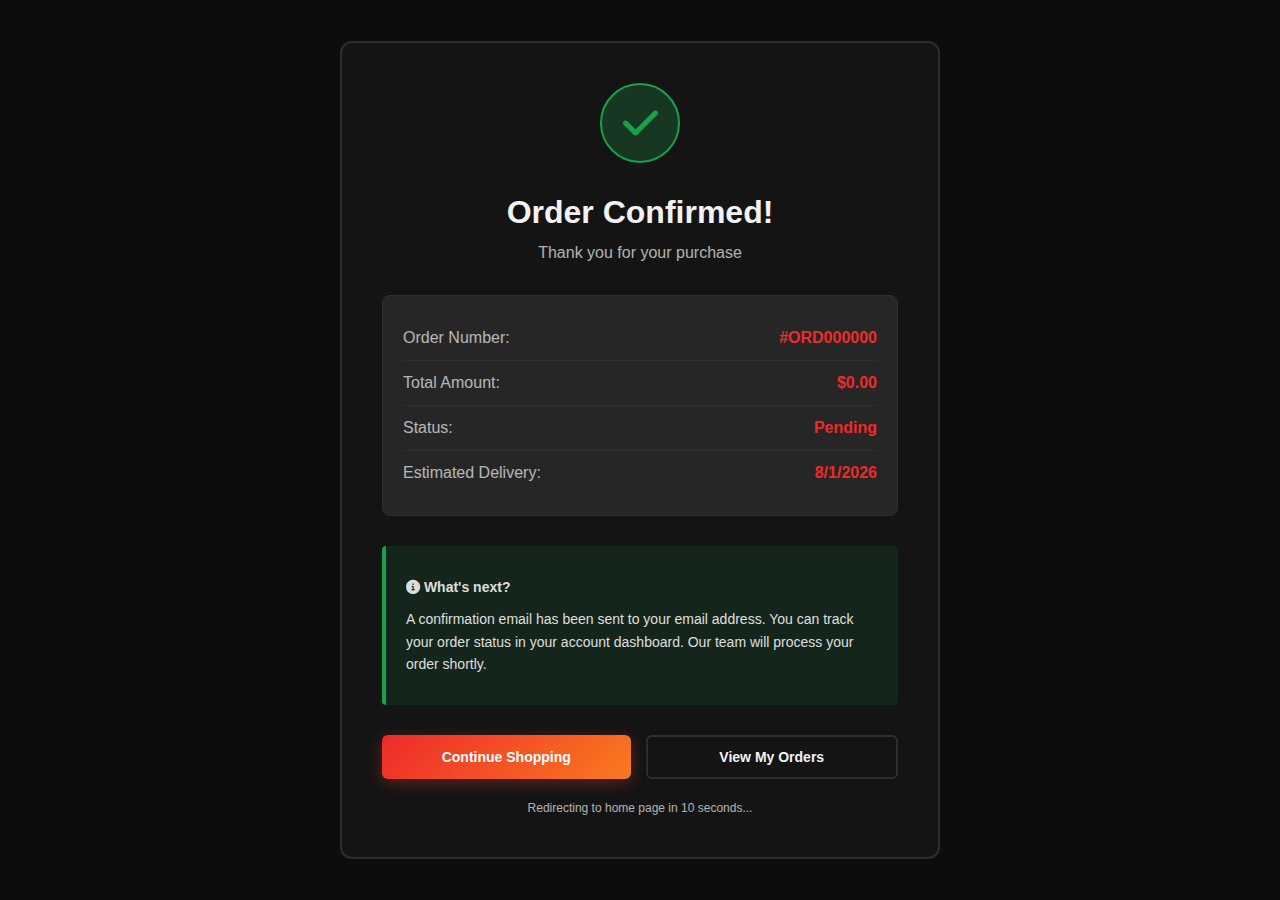
<file: order-confirmation.html>
<!DOCTYPE html>
<html lang="en">
<head>
    <meta charset="UTF-8">
    <meta name="viewport" content="width=device-width, initial-scale=1.0">
    <title>MSI Gaming - Order Confirmation</title>
    <link rel="stylesheet" href="css/variables.css">
    <link rel="stylesheet" href="css/toast.css">
    <link rel="stylesheet" href="https://cdnjs.cloudflare.com/ajax/libs/font-awesome/6.4.0/css/all.min.css">
    <style>
        body {
            display: flex;
            align-items: center;
            justify-content: center;
            min-height: 100vh;
            background: var(--bg-primary);
            padding: 20px;
        }

        .confirmation-container {
            background: var(--bg-card);
            border: 2px solid var(--border-color);
            border-radius: 12px;
            padding: 40px;
            max-width: 600px;
            width: 100%;
            text-align: center;
        }

        .success-icon {
            width: 80px;
            height: 80px;
            background: rgba(34, 197, 94, 0.2);
            border: 2px solid var(--status-success);
            border-radius: 50%;
            display: flex;
            align-items: center;
            justify-content: center;
            font-size: 40px;
            color: var(--status-success);
            margin: 0 auto 30px;
            animation: scaleIn 0.5s ease;
        }

        @keyframes scaleIn {
            from {
                transform: scale(0);
            }
            to {
                transform: scale(1);
            }
        }

        h1 {
            color: var(--text-foreground);
            margin: 0 0 10px 0;
            font-size: 32px;
        }

        .subtitle {
            color: var(--text-foreground);
            opacity: 0.7;
            margin: 0 0 30px 0;
            font-size: 16px;
        }

        .order-info {
            background: var(--bg-muted);
            border: 1px solid var(--border-color);
            border-radius: 8px;
            padding: 20px;
            margin: 30px 0;
            text-align: left;
        }

        .info-row {
            display: flex;
            justify-content: space-between;
            padding: 10px 0;
            border-bottom: 1px solid var(--border-color);
            color: var(--text-foreground);
        }

        .info-row:last-child {
            border-bottom: none;
        }

        .info-label {
            opacity: 0.7;
        }

        .info-value {
            font-weight: 700;
            color: var(--primary-red);
        }

        .message-section {
            margin: 30px 0;
            padding: 20px;
            background: rgba(34, 197, 94, 0.1);
            border-left: 4px solid var(--status-success);
            border-radius: 4px;
            text-align: left;
        }

        .message-section p {
            color: var(--text-foreground);
            margin: 10px 0;
            line-height: 1.6;
        }

        .action-buttons {
            display: flex;
            gap: 15px;
            margin-top: 30px;
        }

        .btn {
            flex: 1;
            padding: 12px 20px;
            border: none;
            border-radius: 6px;
            font-size: 14px;
            font-weight: 600;
            cursor: pointer;
            transition: all 0.3s ease;
        }

        .btn-primary {
            background: var(--gradient-primary);
            color: white;
            box-shadow: 0 4px 15px rgba(255, 68, 68, 0.3);
        }

        .btn-primary:hover {
            transform: translateY(-2px);
            box-shadow: 0 6px 20px rgba(255, 68, 68, 0.5);
        }

        .btn-secondary {
            background: transparent;
            border: 2px solid var(--border-color);
            color: var(--text-foreground);
        }

        .btn-secondary:hover {
            border-color: var(--primary-red);
            color: var(--primary-red);
        }

        .timer {
            color: var(--text-foreground);
            opacity: 0.7;
            font-size: 12px;
            margin-top: 20px;
        }

        @media (max-width: 600px) {
            .confirmation-container {
                padding: 25px;
            }

            h1 {
                font-size: 24px;
            }

            .action-buttons {
                flex-direction: column;
            }
        }
    </style>
</head>
<body>
    <div class="confirmation-container">
        <div class="success-icon">
            <i class="fas fa-check"></i>
        </div>

        <h1>Order Confirmed!</h1>
        <p class="subtitle">Thank you for your purchase</p>

        <div class="order-info">
            <div class="info-row">
                <span class="info-label">Order Number:</span>
                <span class="info-value" id="orderNumber">#ORD000000</span>
            </div>
            <div class="info-row">
                <span class="info-label">Total Amount:</span>
                <span class="info-value">$0.00</span>
            </div>
            <div class="info-row">
                <span class="info-label">Status:</span>
                <span class="info-value">Pending</span>
            </div>
            <div class="info-row">
                <span class="info-label">Estimated Delivery:</span>
                <span class="info-value" id="estimatedDate">5-7 Business Days</span>
            </div>
        </div>

        <div class="message-section">
            <p>
                <i class="fas fa-info-circle"></i>
                <strong>What's next?</strong>
            </p>
            <p>
                A confirmation email has been sent to your email address. You can track your order status in your account dashboard. Our team will process your order shortly.
            </p>
        </div>

        <div class="action-buttons">
            <button class="btn btn-primary" onclick="window.location.href='index.html'">
                Continue Shopping
            </button>
            <button class="btn btn-secondary" onclick="window.location.href='login.html'">
                View My Orders
            </button>
        </div>

        <div class="timer">
            Redirecting to home page in <span id="countdown">10</span> seconds...
        </div>
    </div>

    <script>
        document.addEventListener('DOMContentLoaded', () => {
            // Get order ID from URL
            const urlParams = new URLSearchParams(window.location.search);
            const orderId = urlParams.get('orderId');

            if (orderId) {
                document.getElementById('orderNumber').textContent = '#ORD' + orderId;
            }

            // Calculate estimated delivery date
            const today = new Date();
            const deliveryDate = new Date(today.getTime() + (6 * 24 * 60 * 60 * 1000));
            document.getElementById('estimatedDate').textContent = deliveryDate.toLocaleDateString();

            // Countdown timer
            let countdown = 10;
            setInterval(() => {
                countdown--;
                document.getElementById('countdown').textContent = countdown;

                if (countdown === 0) {
                    window.location.href = 'index.html';
                }
            }, 1000);
        });
    </script>
    <script src="js/toast.js"></script>
</body>
</html>
</file>
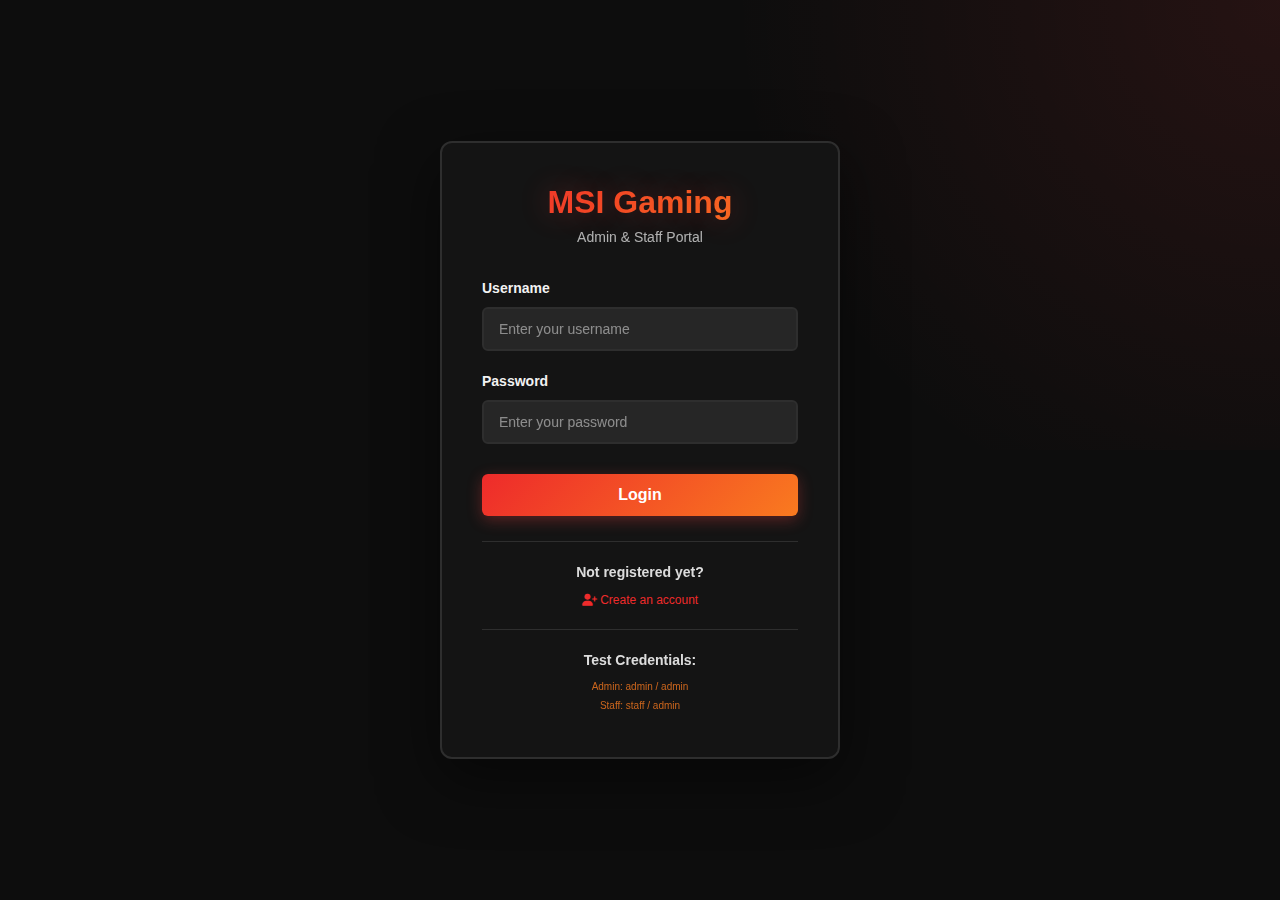
<file: order-receipt.html>
<!DOCTYPE html>
<html lang="en">
<head>
    <meta charset="UTF-8">
    <meta name="viewport" content="width=device-width, initial-scale=1.0">
    <title>Order Receipt - MSI Gaming</title>
    <link rel="stylesheet" href="css/variables.css">
    <link rel="stylesheet" href="css/toast.css">
    <link rel="stylesheet" href="css/order-receipt.css">
    <link rel="stylesheet" href="https://cdnjs.cloudflare.com/ajax/libs/font-awesome/6.4.0/css/all.min.css">
</head>
<body>
    <div class="receipt-container">
        <div id="receiptContent" class="loading">
            <i class="fas fa-spinner fa-spin"></i> Loading receipt...
        </div>

        <div class="action-buttons">
            <button class="btn btn-print" onclick="printReceipt()">
                <i class="fas fa-print"></i> Print Receipt
            </button>
            <button class="btn btn-download" onclick="downloadPDF()">
                <i class="fas fa-download"></i> Download PDF
            </button>
            <button class="btn btn-back" onclick="goBack()">
                <i class="fas fa-arrow-left"></i> Back to Orders
            </button>
        </div>
    </div>

    <script src="js/toast.js"></script>
    <script src="js/auth.js"></script>
    <script>
        document.addEventListener('DOMContentLoaded', () => {
            const user = getUser();
            if (!user || user.role !== 'customer') {
                window.location.href = 'login.html';
                return;
            }

            const params = new URLSearchParams(window.location.search);
            const orderId = params.get('orderId');

            if (orderId) {
                loadReceipt(orderId);
            } else {
                showError('Order ID not provided');
            }
        });

        async function loadReceipt(orderId) {
            try {
                const response = await fetch(`php/orders.php?action=get_receipt&orderId=${orderId}`);
                const data = await response.json();

                if (data.status === 'success') {
                    displayReceipt(data.data);
                } else {
                    showError(data.message || 'Failed to load receipt');
                }
            } catch (error) {
                console.error('Error loading receipt:', error);
                showError('An error occurred while loading the receipt');
            }
        }

        function displayReceipt(order) {
            const subtotal = parseFloat(order.subtotal || 0);
            const shipping = parseFloat(order.shipping || 10);
            const tax = parseFloat(order.tax || 0);
            const total = parseFloat(order.total_amount || 0);

            const items = order.items || [];
            const itemsHTML = items.map(item => `
                <div class="item-row">
                    <div class="item-name">${item.product_name || 'Product'}</div>
                    <div class="item-qty">${item.quantity}</div>
                    <div class="item-price">$${parseFloat(item.unit_price).toFixed(2)}</div>
                    <div class="item-total">$${(item.quantity * item.unit_price).toFixed(2)}</div>
                </div>
            `).join('');

            const paymentStatus = order.payment_status === 'paid' ? 'PAID' : 'PENDING';
            const statusClass = order.payment_status === 'paid' ? 'status-paid' : 'status-pending';

            const receiptHTML = `
                <div class="receipt">
                    <div class="receipt-header">
                        <div class="company-logo"><i class="fas fa-gamepad"></i></div>
                        <div class="company-name">MSI Gaming</div>
                        <div class="company-contact">
                            <div>Email: support@msigaming.com</div>
                            <div>Phone: +1 (800) MSI-GAME</div>
                            <div>Website: www.msigaming.com</div>
                        </div>
                    </div>

                    <div class="receipt-title">Order Receipt</div>

                    <div class="receipt-info">
                        <div class="info-section">
                            <h4>Order Details</h4>
                            <div class="info-row">
                                <span class="info-label">Order #:</span>
                                <span class="info-value">${order.order_number}</span>
                            </div>
                            <div class="info-row">
                                <span class="info-label">Date:</span>
                                <span class="info-value">${formatDate(order.created_at)}</span>
                            </div>
                            <div class="info-row">
                                <span class="info-label">Status:</span>
                                <span class="info-value" style="text-transform: uppercase;">${order.status}</span>
                            </div>
                        </div>

                        <div class="info-section">
                            <h4>Billing Information</h4>
                            <div class="info-row">
                                <span class="info-label">Full Name:</span>
                                <span class="info-value">${order.customer_name || 'N/A'}</span>
                            </div>
                            <div class="info-row">
                                <span class="info-label">Email:</span>
                                <span class="info-value">${order.customer_email || 'N/A'}</span>
                            </div>
                            <div class="info-row">
                                <span class="info-label">Phone:</span>
                                <span class="info-value">${order.customer_phone || 'N/A'}</span>
                            </div>
                        </div>
                    </div>

                    <div class="divider"></div>

                    <div class="receipt-info">
                        <div class="info-section">
                            <h4>Shipping Address</h4>
                            <div class="info-row">
                                <span class="info-value">${order.shipping_address || 'Not provided'}</span>
                            </div>
                            <div class="info-row">
                                <span class="info-value">${order.shipping_city || ''} ${order.shipping_postal || ''}</span>
                            </div>
                        </div>

                        <div class="info-section">
                            <h4>Payment Method</h4>
                            <div class="info-row">
                                <span class="info-value" style="text-transform: uppercase;">${order.payment_method || 'Not specified'}</span>
                            </div>
                        </div>
                    </div>

                    <div class="divider"></div>

                    <div class="items-section">
                        <div class="items-header">
                            <div>Product</div>
                            <div>Qty</div>
                            <div>Price</div>
                            <div>Total</div>
                        </div>
                        ${itemsHTML}
                    </div>

                    <div class="divider"></div>

                    <div class="totals-section">
                        <div class="total-row">
                            <span class="total-label">Subtotal:</span>
                            <span class="total-value">$${subtotal.toFixed(2)}</span>
                        </div>
                        <div class="total-row">
                            <span class="total-label">Shipping:</span>
                            <span class="total-value">$${shipping.toFixed(2)}</span>
                        </div>
                        <div class="total-row">
                            <span class="total-label">Tax (10%):</span>
                            <span class="total-value">$${tax.toFixed(2)}</span>
                        </div>
                        <div class="grand-total">
                            <span>TOTAL:</span>
                            <span>$${total.toFixed(2)}</span>
                        </div>
                    </div>

                    <div class="payment-info">
                        <div class="payment-method">
                            <strong>Payment Method:</strong> ${order.payment_method || 'Not specified'}
                        </div>
                        <div class="payment-status">
                            <span>Payment Status:</span>
                            <span class="status-badge ${statusClass}">${paymentStatus}</span>
                        </div>
                    </div>

                    <div class="receipt-footer">
                        <div>Thank you for your purchase!</div>
                        <div style="margin-top: 10px; font-size: 11px;">
                            This is an automated receipt. Please keep it for your records.
                        </div>
                        <div class="receipt-number">${new Date(order.created_at).getTime()}</div>
                    </div>
                </div>
            `;

            document.getElementById('receiptContent').innerHTML = receiptHTML;
        }

        function formatDate(dateString) {
            const date = new Date(dateString);
            return date.toLocaleDateString('en-US', {
                year: 'numeric',
                month: 'long',
                day: 'numeric',
                hour: '2-digit',
                minute: '2-digit'
            });
        }

        function printReceipt() {
            window.print();
        }

        function downloadPDF() {
            toast.info('Info', 'PDF download feature coming soon!');
        }

        function goBack() {
            window.location.href = 'customer-orders.html';
        }

        function showError(message) {
            document.getElementById('receiptContent').innerHTML = `
                <div class="error-message">
                    <i class="fas fa-exclamation-circle"></i>
                    <p>${message}</p>
                </div>
            `;
        }
    </script>
</body>
</html>
</file>
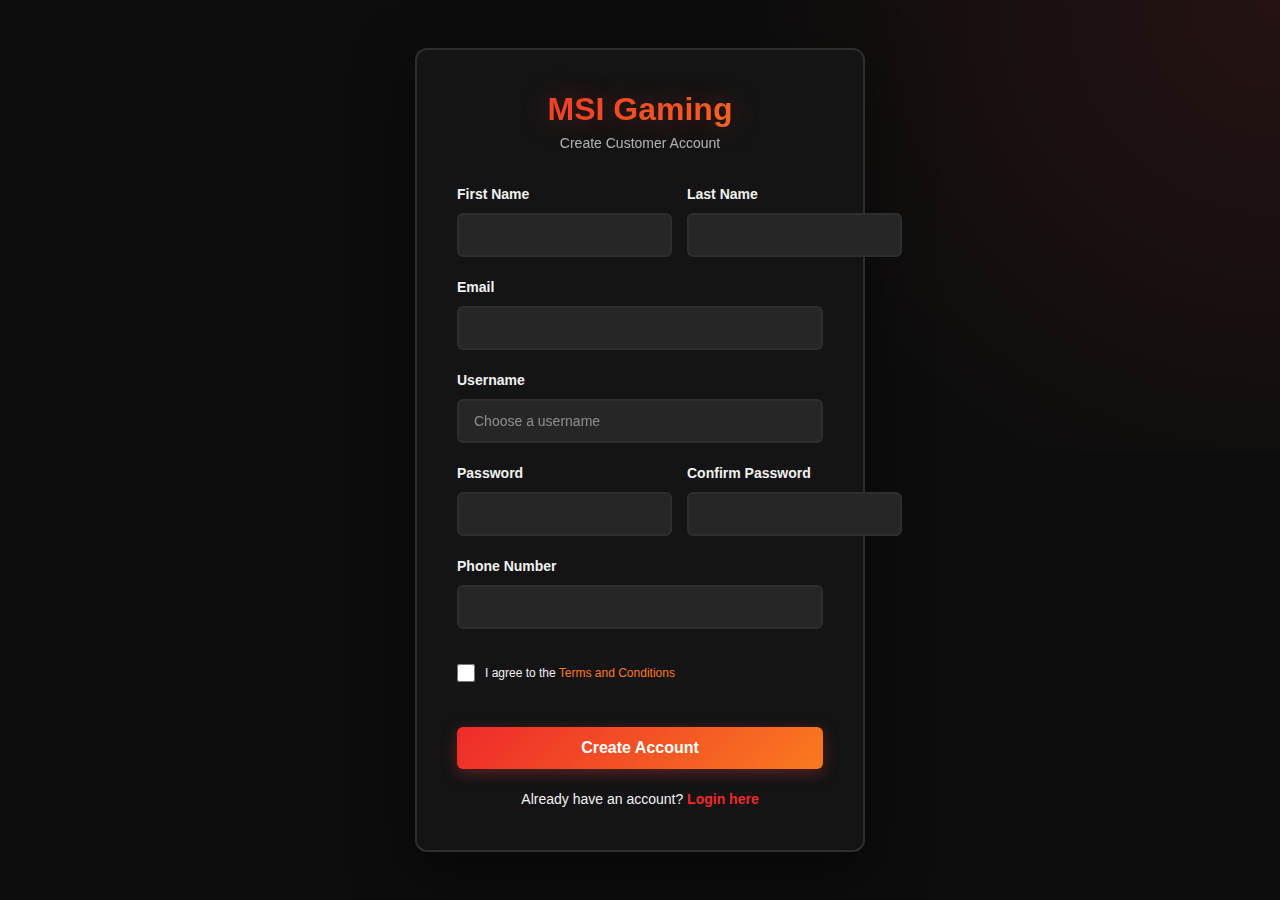
<file: register.html>
<!DOCTYPE html>
<html lang="en">
<head>
    <meta charset="UTF-8">
    <meta name="viewport" content="width=device-width, initial-scale=1.0">
    <title>MSI E-commerce - Customer Registration</title>
    <link rel="stylesheet" href="css/variables.css">
    <link rel="stylesheet" href="css/login-styles.css">
    <link rel="stylesheet" href="https://cdnjs.cloudflare.com/ajax/libs/font-awesome/6.4.0/css/all.min.css">
    <style>
        .login-box {
            max-width: 450px;
        }

        .form-row {
            display: grid;
            grid-template-columns: 1fr 1fr;
            gap: 15px;
        }

        .form-row .form-group {
            grid-column: span 1;
        }

        .form-group.full {
            grid-column: 1 / -1;
        }

        .agreement {
            display: flex;
            align-items: center;
            gap: 10px;
            font-size: 12px;
            color: var(--text-foreground);
            margin: 15px 0;
        }

        .agreement input {
            width: 18px;
            height: 18px;
            cursor: pointer;
        }

        .agreement a {
            color: var(--primary-orange);
        }

        .login-link {
            text-align: center;
            margin-top: 20px;
            font-size: 14px;
        }

        .login-link a {
            color: var(--primary-red);
            font-weight: 600;
        }
    </style>
</head>
<body>
    <div class="login-container">
        <div class="login-box">
            <div class="login-header">
                <h1>MSI Gaming</h1>
                <p>Create Customer Account</p>
            </div>

            <form id="registerForm" class="login-form">
                <div class="form-row">
                    <div class="form-group">
                        <label for="firstName">First Name</label>
                        <input type="text" id="firstName" name="firstName" required>
                    </div>
                    <div class="form-group">
                        <label for="lastName">Last Name</label>
                        <input type="text" id="lastName" name="lastName" required>
                    </div>
                </div>

                <div class="form-group full">
                    <label for="regEmail">Email</label>
                    <input type="email" id="regEmail" name="email" required>
                </div>

                <div class="form-group full">
                    <label for="regUsername">Username</label>
                    <input type="text" id="regUsername" name="username" required placeholder="Choose a username">
                </div>

                <div class="form-row">
                    <div class="form-group">
                        <label for="regPassword">Password</label>
                        <input type="password" id="regPassword" name="password" required>
                    </div>
                    <div class="form-group">
                        <label for="confirmPassword">Confirm Password</label>
                        <input type="password" id="confirmPassword" name="confirmPassword" required>
                    </div>
                </div>

                <div class="form-group full">
                    <label for="phone">Phone Number</label>
                    <input type="tel" id="phone" name="phone" required>
                </div>

                <div class="agreement">
                    <input type="checkbox" id="agree" name="agree" required>
                    <label for="agree" style="margin: 0;">
                        I agree to the <a href="#" onclick="event.preventDefault()">Terms and Conditions</a>
                    </label>
                </div>

                <button type="submit" class="btn-login">Create Account</button>
            </form>

            <div id="errorMessage" class="error-message"></div>
            <div id="successMessage" class="success-message"></div>

            <div class="login-link">
                Already have an account? <a href="login.html">Login here</a>
            </div>
        </div>
    </div>

    <script src="js/register.js"></script>
</body>
</html>
</file>
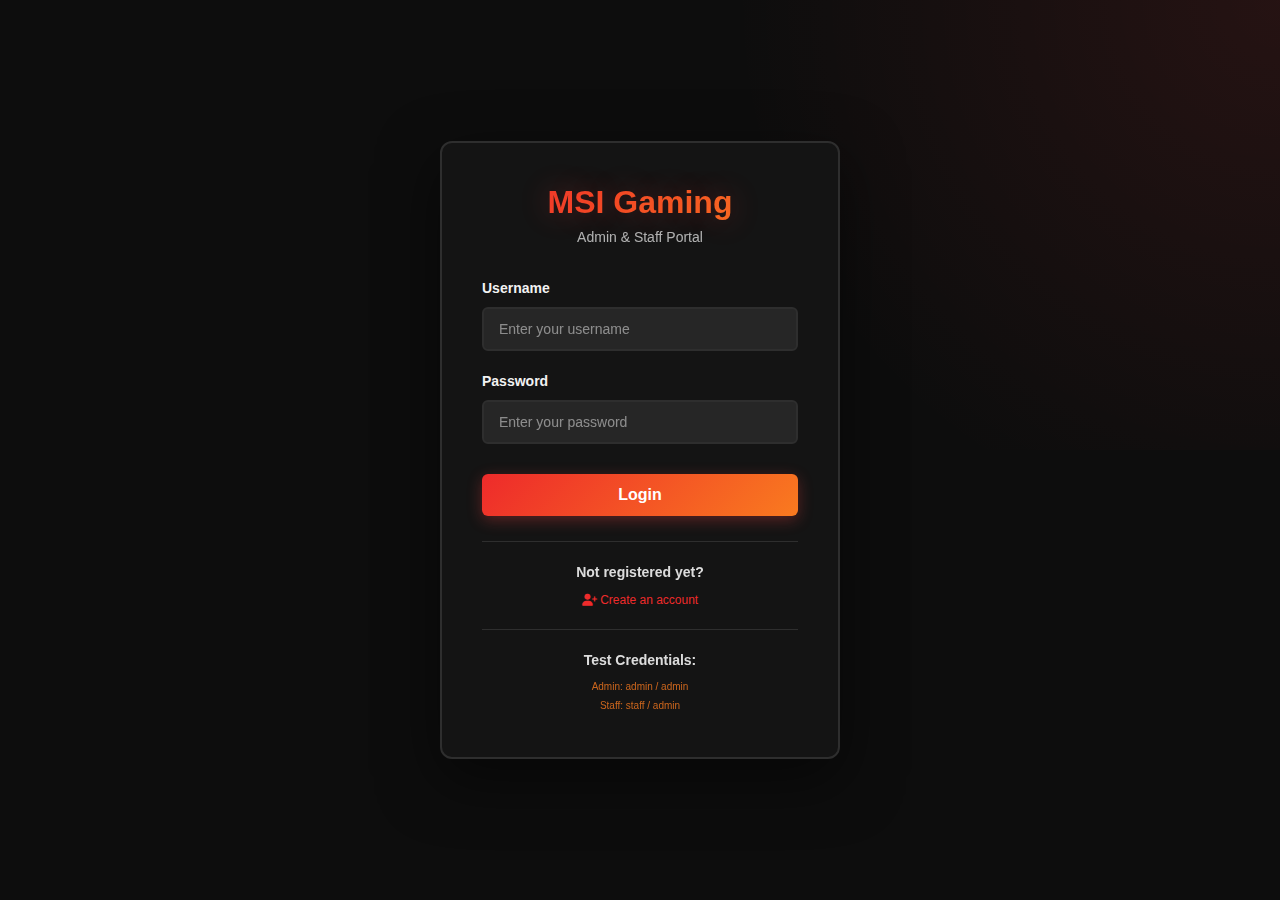
<file: staff.html>
<!DOCTYPE html>
<html lang="en">
<head>
    <meta charset="UTF-8">
    <meta name="viewport" content="width=device-width, initial-scale=1.0">
    <title>MSI E-commerce - Staff Dashboard</title>
    <link rel="stylesheet" href="css/variables.css">
    <link rel="stylesheet" href="css/staff-styles.css">
    <link rel="stylesheet" href="https://cdnjs.cloudflare.com/ajax/libs/font-awesome/6.4.0/css/all.min.css">
</head>
<body>
    <div class="staff-container">
        <!-- Sidebar -->
        <aside class="sidebar">
            <div class="sidebar-header">
                <h2>MSI Staff</h2>
            </div>
            <nav class="sidebar-nav">
                <a href="#" class="nav-item active" data-tab="orders">
                    <i class="fas fa-shopping-cart"></i> Orders
                </a>
                <a href="#" class="nav-item" data-tab="activity">
                    <i class="fas fa-history"></i> Activity
                </a>
            </nav>
            <div class="sidebar-footer">
                <button id="logoutBtn" class="btn-logout">
                    <i class="fas fa-sign-out-alt"></i> Logout
                </button>
            </div>
        </aside>

        <!-- Main Content -->
        <main class="main-content">
            <!-- Top Bar -->
            <div class="top-bar">
                <div class="stats-mini">
                    <div class="stat-mini">
                        <span class="label">Total Orders</span>
                        <span class="value" id="totalOrders">0</span>
                    </div>
                    <div class="stat-mini">
                        <span class="label">Pending</span>
                        <span class="value pending" id="pendingOrders">0</span>
                    </div>
                    <div class="stat-mini">
                        <span class="label">Processing</span>
                        <span class="value processing" id="processingOrders">0</span>
                    </div>
                </div>
                <div class="user-info">
                    <span id="username" class="username"></span>
                    <span class="role-badge staff">Staff</span>
                </div>
            </div>

            <!-- Orders Tab -->
            <section id="orders" class="tab-content active">
                <div class="section-header">
                    <h1>Order Management</h1>
                    <div class="filter-group">
                        <select id="statusFilter" class="filter-select">
                            <option value="">All Orders</option>
                            <option value="pending">Pending</option>
                            <option value="processing">Processing</option>
                            <option value="completed">Completed</option>
                            <option value="cancelled">Cancelled</option>
                        </select>
                    </div>
                </div>

                <div id="ordersList" class="orders-list">
                    <p class="loading">Loading orders...</p>
                </div>
            </section>

            <!-- Activity Tab -->
            <section id="activity" class="tab-content">
                <h1>Staff Activity</h1>
                <div id="activityList" class="activity-list">
                    <p class="loading">Loading activity...</p>
                </div>
            </section>
        </main>
    </div>

    <!-- Order Detail Modal -->
    <div id="orderModal" class="modal">
        <div class="modal-content">
            <div class="modal-header">
                <h2>Order Details</h2>
                <button class="close-modal">&times;</button>
            </div>
            <div id="orderDetail" class="order-detail-content">
                <!-- Populated by JS -->
            </div>
            <div class="modal-footer">
                <select id="statusSelect" class="status-select">
                    <option value="">Change Status</option>
                    <option value="pending">Pending</option>
                    <option value="processing">Processing</option>
                    <option value="completed">Completed</option>
                    <option value="cancelled">Cancelled</option>
                </select>
                <button id="updateStatusBtn" class="btn-update">Update Status</button>
                <button class="btn-close" onclick="closeOrderModal()">Close</button>
            </div>
        </div>
    </div>

    <!-- Overlay -->
    <div id="overlay" class="overlay"></div>

    <script src="js/auth.js"></script>
    <script src="js/staff.js"></script>
</body>
</html>
</file>
<file: css/variables.css>
/* File: css/variables.css */
/* COLOR PALETTE & BASE STYLES */

:root {
    /* Primary Colors */
    --primary-red: hsl(0 85% 55%);
    --primary-orange: hsl(25 95% 55%);
    
    /* Background/Neutral Colors */
    --bg-primary: hsl(0 0% 5%);
    --bg-card: hsl(0 0% 8%);
    --bg-muted: hsl(0 0% 15%);
    --border-color: hsl(0 0% 18%);
    --text-foreground: hsl(0 0% 95%);
    
    /* Status Colors */
    --status-success: hsl(142 76% 36%);
    --status-warning: hsl(38 92% 50%);
    --status-destructive: hsl(0 72% 50%);
    
    /* Gradients & Effects */
    --gradient-primary: linear-gradient(135deg, hsl(0 85% 55%), hsl(25 95% 55%));
    --glow-primary: 0 0 20px rgba(255, 68, 68, 0.6);
    --glow-secondary: 0 0 15px rgba(255, 136, 0, 0.4);
    
    /* Shadows */
    --shadow-sm: 0 2px 8px rgba(0, 0, 0, 0.3);
    --shadow-md: 0 4px 16px rgba(0, 0, 0, 0.4);
    --shadow-lg: 0 8px 32px rgba(0, 0, 0, 0.5);
    
    /* Transitions */
    --transition-fast: 0.2s ease;
    --transition-normal: 0.3s ease;
    --transition-slow: 0.5s ease;
}

* {
    margin: 0;
    padding: 0;
    box-sizing: border-box;
}

html {
    scroll-behavior: smooth;
}

body {
    background: var(--bg-primary);
    color: var(--text-foreground);
    font-family: 'Segoe UI', Tahoma, Geneva, Verdana, sans-serif;
    font-size: 16px;
    line-height: 1.5;
    -webkit-font-smoothing: antialiased;
    -moz-osx-font-smoothing: grayscale;
}

/* Typography */
h1, h2, h3, h4, h5, h6 {
    font-weight: 700;
    line-height: 1.2;
}

h1 {
    font-size: 32px;
}

h2 {
    font-size: 24px;
}

h3 {
    font-size: 20px;
}

h4 {
    font-size: 18px;
}

p {
    font-size: 14px;
    opacity: 0.9;
}

/* Links */
a {
    color: var(--primary-red);
    text-decoration: none;
    transition: var(--transition-fast);
}

a:hover {
    opacity: 0.8;
}

/* Scrollbar Styles */
::-webkit-scrollbar {
    width: 10px;
    height: 10px;
}

::-webkit-scrollbar-track {
    background: var(--bg-card);
}

::-webkit-scrollbar-thumb {
    background: var(--border-color);
    border-radius: 5px;
}

::-webkit-scrollbar-thumb:hover {
    background: var(--primary-red);
}

/* Selection */
::selection {
    background: var(--primary-red);
    color: white;
}

::-moz-selection {
    background: var(--primary-red);
    color: white;
}

/* Input Focus Styles */
input:focus,
textarea:focus,
select:focus {
    outline: none;
}

/* Placeholder Styles */
::placeholder {
    color: var(--text-foreground);
    opacity: 0.5;
}

::-moz-placeholder {
    color: var(--text-foreground);
    opacity: 0.5;
}

/* Common Animations */
@keyframes fadeIn {
    from {
        opacity: 0;
    }
    to {
        opacity: 1;
    }
}

@keyframes slideInUp {
    from {
        opacity: 0;
        transform: translateY(20px);
    }
    to {
        opacity: 1;
        transform: translateY(0);
    }
}

@keyframes slideInDown {
    from {
        opacity: 0;
        transform: translateY(-20px);
    }
    to {
        opacity: 1;
        transform: translateY(0);
    }
}

@keyframes slideInLeft {
    from {
        opacity: 0;
        transform: translateX(-20px);
    }
    to {
        opacity: 1;
        transform: translateX(0);
    }
}

@keyframes slideInRight {
    from {
        opacity: 0;
        transform: translateX(20px);
    }
    to {
        opacity: 1;
        transform: translateX(0);
    }
}

@keyframes pulse {
    0%, 100% {
        opacity: 1;
    }
    50% {
        opacity: 0.5;
    }
}

@keyframes scaleIn {
    from {
        opacity: 0;
        transform: scale(0.95);
    }
    to {
        opacity: 1;
        transform: scale(1);
    }
}

@keyframes glow {
    0%, 100% {
        box-shadow: 0 0 10px rgba(255, 68, 68, 0.4);
    }
    50% {
        box-shadow: 0 0 20px rgba(255, 68, 68, 0.8);
    }
}

/* Utility Classes */
.container {
    max-width: 1200px;
    margin: 0 auto;
    padding: 0 20px;
}

.full-width {
    width: 100%;
}

.hidden {
    display: none !important;
}

.visible {
    display: block !important;
}

.text-center {
    text-align: center;
}

.text-left {
    text-align: left;
}

.text-right {
    text-align: right;
}

.text-muted {
    opacity: 0.6;
}

.text-success {
    color: var(--status-success);
}

.text-warning {
    color: var(--status-warning);
}

.text-danger {
    color: var(--status-destructive);
}

.mt-1 { margin-top: 5px; }
.mt-2 { margin-top: 10px; }
.mt-3 { margin-top: 15px; }
.mt-4 { margin-top: 20px; }
.mt-5 { margin-top: 30px; }

.mb-1 { margin-bottom: 5px; }
.mb-2 { margin-bottom: 10px; }
.mb-3 { margin-bottom: 15px; }
.mb-4 { margin-bottom: 20px; }
.mb-5 { margin-bottom: 30px; }

.p-1 { padding: 5px; }
.p-2 { padding: 10px; }
.p-3 { padding: 15px; }
.p-4 { padding: 20px; }
.p-5 { padding: 30px; }

/* Responsive */
@media (max-width: 768px) {
    h1 {
        font-size: 24px;
    }

    h2 {
        font-size: 20px;
    }

    h3 {
        font-size: 18px;
    }

    body {
        font-size: 14px;
    }
}
</file>
<file: css/client-styles.css>
*{
    margin: 0;
    padding: 0;
}

.navbar {
    background: var(--bg-card);
    border-bottom: 2px solid var(--border-color);
    position: sticky;
    top: 0;
    z-index: 100;
}

.navbar-container {
    max-width: 1400px;
    margin: 0 auto;
    padding: 15px 20px;
    display: flex;
    justify-content: space-between;
    align-items: center;
}

.navbar-brand h1 {
    background: var(--gradient-primary);
    -webkit-background-clip: text;
    -webkit-text-fill-color: transparent;
    background-clip: text;
    font-size: 24px;
    margin: 0;
}

.navbar-brand{
    display: flex;
}

.logo{
    display: flex;
    max-height: fit-content;
    border-radius: 10px;
    width: 90px;
    margin-right: 10px;
}

.navbar-menu {
    display: flex;
    list-style: none;
    gap: 30px;
    margin: 0;
    padding: 0;
}

.brand-link {
    display: flex;
    align-items: center;
    text-decoration: none;
}

.brand-link h1 {
    margin: 0;
}

.nav-link {
    color: var(--text-foreground);
    text-decoration: none;
    font-weight: 600;
    transition: all 0.3s ease;
}

.nav-link:hover{
    color: white;
}
.nav-link.active {
    color: var(--primary-red);
}

.navbar-actions {
    display: flex;
    gap: 20px;
    align-items: center;
}

.btn-cart,
.btn-user {
    background: transparent;
    border: 2px solid var(--border-color);
    color: var(--text-foreground);
    width: 45px;
    height: 45px;
    border-radius: 6px;
    cursor: pointer;
    font-size: 18px;
    transition: all 0.3s ease;
    position: relative;
}

.btn-cart:hover,
.btn-user:hover {
    border-color: var(--primary-red);
    color: var(--primary-red);
}

.cart-count {
    position: absolute;
    top: -8px;
    right: -8px;
    background: var(--primary-red);
    color: white;
    width: 24px;
    height: 24px;
    border-radius: 50%;
    display: flex;
    align-items: center;
    justify-content: center;
    font-size: 12px;
    font-weight: 700;
}

/* Main Content */
.main-content {
    max-width: 1400px;
    margin: 0 auto;
    padding: 40px 20px;
}

/* Hero Section */
.hero {
    background: url('../assets/images/banner.jpeg ');
    background-size: cover, cover;
    background-position: center, center;
    width: 100vw;
    height: 550px;
    margin-left: calc(-50vw + 50%);
    margin-top: calc(-80vw + 80%);
    padding: 80px 60px;
    position: relative;
    overflow: hidden;
    display: flex;
    flex-direction: column;
    justify-content: flex-end;
    box-shadow: 0 15px 50px rgba(255, 68, 68, 0.3);
}

/* Overlay for better text readability */
.hero::before {
    content: '';
    position: absolute;
    top: 0;
    left: 0;
    right: 0;
    bottom: 0;
    background: linear-gradient(to bottom, rgba(0,0,0,0.2), rgba(0,0,0,0.5));
    z-index: 1;
}

.hero h2 {
    font-size: 52px;
    margin: 20px 0 15px 0;
    color: #ffffff;
    font-weight: 800;
    text-shadow: 0 4px 20px rgba(0, 0, 0, 0.5);
    position: relative;
    z-index: 2;
    line-height: 1.2;
    animation: slideInDown 0.6s ease;
}

.hero p {
    font-size: 20px;
    color: rgba(255, 255, 255, 0.95);
    opacity: 1;
    margin: 0;
    text-shadow: 0 2px 10px rgba(0, 0, 0, 0.4);
    position: relative;
    z-index: 2;
    font-weight: 500;
}

/* Responsive */
@media (max-width: 1024px) {
    .hero {
        padding: 60px 40px;
        min-height: 350px;
    }

    .hero h2 {
        font-size: 40px;
    }

    .hero p {
        font-size: 18px;
    }
}

@media (max-width: 768px) {
    .hero {
        padding: 40px 20px;
        min-height: 300px;
        margin-bottom: 30px;
    }

    .hero h2 {
        font-size: 32px;
        margin: 15px 0 10px 0;
    }

    .hero p {
        font-size: 16px;
    }
}

@media (max-width: 480px) {
    .hero {
        padding: 30px 15px;
        min-height: 250px;
        border-radius: 12px;
    }

    .hero h2 {
        font-size: 24px;
    }

    .hero p {
        font-size: 14px;
    }
}

/* Filters */
.filters-section {
    margin-bottom: 30px;
}

.filters-container {
    margin-top: 10px;
    display: flex;
    gap: 15px;
    flex-wrap: wrap;
}

.search-box,
.filter-select {
    padding: 12px 15px;
    background: var(--bg-card);
    border: 2px solid var(--border-color);
    border-radius: 6px;
    color: var(--text-foreground);
    font-size: 14px;
    transition: all 0.3s ease;
}

.search-box {
    flex: 1;
    min-width: 250px;
}

.filter-select {
    min-width: 150px;
}

.search-box:focus,
.filter-select:focus {
    outline: none;
    border-color: var(--primary-red);
    box-shadow: 0 0 15px rgba(255, 68, 68, 0.3);
}

/* Products Grid */
.products-section {
    margin-bottom: 40px;
}

.products-grid {
    display: grid;
    grid-template-columns: repeat(auto-fill, minmax(250px, 1fr));
    gap: 25px;
}

.product-card {
    background: var(--bg-card);
    border: 2px solid var(--border-color);
    border-radius: 8px;
    overflow: hidden;
    transition: all 0.3s ease;
    cursor: pointer;
}

.product-card:hover {
    transform: translateY(-5px);
    border-color: var(--primary-red);
    box-shadow: 0 10px 30px rgba(255, 68, 68, 0.2);
}

.product-image {
    width: 100%;
    height: 180px;
    background: var(--bg-muted);
    display: flex;
    align-items: center;
    justify-content: center;
    font-size: 50px;
    color: var(--primary-red);
    transition: all 0.3s ease;
}

.product-card:hover .product-image {
    background: var(--bg-primary);
}

.product-body {
    padding: 20px;
}

.product-title {
    font-size: 16px;
    font-weight: 700;
    color: var(--text-foreground);
    margin: 0 0 8px 0;
    line-height: 1.3;
}

.product-category {
    font-size: 12px;
    color: var(--primary-orange);
    opacity: 0.8;
    margin: 0 0 10px 0;
}

.product-description {
    font-size: 13px;
    color: var(--text-foreground);
    opacity: 0.7;
    margin: 0 0 12px 0;
    line-height: 1.4;
}

.product-footer {
    display: flex;
    justify-content: space-between;
    align-items: center;
    margin-top: 15px;
    padding-top: 15px;
    border-top: 1px solid var(--border-color);
}

.product-price {
    font-size: 20px;
    font-weight: 700;
    color: var(--primary-red);
}

.btn-view {
    padding: 8px 15px;
    background: transparent;
    border: 2px solid var(--primary-orange);
    color: var(--primary-orange);
    border-radius: 4px;
    cursor: pointer;
    font-size: 12px;
    font-weight: 600;
    transition: all 0.3s ease;
}

.btn-view:hover {
    background: var(--primary-orange);
    color: white;
}

/* Cart Sidebar */
.cart-sidebar {
    position: fixed;
    right: -400px;
    top: 0;
    width: 400px;
    height: 100vh;
    background: var(--bg-card);
    border-left: 2px solid var(--border-color);
    display: flex;
    flex-direction: column;
    transition: right 0.3s ease;
    z-index: 200;
}

.cart-sidebar.active {
    right: 0;
}

.cart-header {
    display: flex;
    justify-content: space-between;
    align-items: center;
    padding: 20px;
    border-bottom: 2px solid var(--border-color);
}

.cart-header h3 {
    margin: 0;
    color: var(--text-foreground);
}

.close-cart {
    background: none;
    border: none;
    color: var(--text-foreground);
    font-size: 28px;
    cursor: pointer;
}

.cart-items {
    flex: 1;
    overflow-y: auto;
    padding: 20px;
}

.empty-cart {
    text-align: center;
    color: var(--text-foreground);
    opacity: 0.6;
    padding: 40px 20px;
}

.cart-item {
    background: var(--bg-muted);
    border: 1px solid var(--border-color);
    border-radius: 6px;
    padding: 15px;
    margin-bottom: 15px;
    display: flex;
    flex-direction: column;
    gap: 10px;
}

.cart-item-header {
    display: flex;
    justify-content: space-between;
    align-items: start;
}

.cart-item-name {
    font-weight: 700;
    color: var(--text-foreground);
    margin: 0;
    flex: 1;
}

.cart-item-remove {
    background: none;
    border: none;
    color: var(--status-destructive);
    cursor: pointer;
    font-size: 18px;
}

.cart-item-price {
    color: var(--primary-red);
    font-weight: 600;
    font-size: 14px;
}

.cart-item-qty {
    display: flex;
    gap: 8px;
    align-items: center;
}

.cart-item-qty button {
    background: var(--bg-primary);
    border: 1px solid var(--border-color);
    color: var(--text-foreground);
    width: 25px;
    height: 25px;
    cursor: pointer;
    border-radius: 4px;
    transition: all 0.2s ease;
}

.cart-item-qty button:hover {
    border-color: var(--primary-red);
}

.cart-item-qty input {
    width: 40px;
    background: var(--bg-primary);
    border: 1px solid var(--border-color);
    color: var(--text-foreground);
    text-align: center;
    border-radius: 4px;
    padding: 5px;
}

.cart-footer {
    padding: 20px;
    border-top: 2px solid var(--border-color);
    display: flex;
    flex-direction: column;
    gap: 10px;
}

.cart-total {
    display: flex;
    justify-content: space-between;
    font-size: 18px;
    font-weight: 700;
    color: var(--text-foreground);
    margin-bottom: 10px;
    padding: 10px 0;
    border-bottom: 1px solid var(--border-color);
}

.btn-checkout,
.btn-continue {
    padding: 12px 20px;
    border: none;
    border-radius: 6px;
    font-size: 14px;
    font-weight: 600;
    cursor: pointer;
    transition: all 0.3s ease;
}

.btn-checkout {
    background: var(--gradient-primary);
    color: white;
    box-shadow: 0 4px 15px rgba(255, 68, 68, 0.3);
}

.btn-checkout:hover {
    transform: translateY(-2px);
    box-shadow: 0 6px 20px rgba(255, 68, 68, 0.5);
}

.btn-continue {
    background: transparent;
    border: 2px solid var(--border-color);
    color: var(--text-foreground);
}

.btn-continue:hover {
    border-color: var(--text-foreground);
}

/* Product Detail Modal */
.modal {
    display: none;
    position: fixed;
    top: 0;
    left: 0;
    right: 0;
    bottom: 0;
    background: rgba(0, 0, 0, 0.8);
    z-index: 300;
    align-items: center;
    justify-content: center;
}

.modal.active {
    display: flex;
}

.modal-content {
    background: var(--bg-card);
    border: 2px solid var(--primary-red);
    border-radius: 8px;
    max-width: 700px;
    width: 90%;
    max-height: 90vh;
    overflow-y: auto;
    position: relative;
}

.close-modal {
    position: absolute;
    top: 15px;
    right: 15px;
    background: none;
    border: none;
    color: var(--text-foreground);
    font-size: 32px;
    cursor: pointer;
    z-index: 10;
}

.product-detail {
    padding: 40px;
}

.detail-grid {
    display: grid;
    grid-template-columns: 1fr 1fr;
    gap: 30px;
}

.detail-image {
    width: 100%;
    height: 300px;
    background: var(--bg-muted);
    border-radius: 8px;
    display: flex;
    align-items: center;
    justify-content: center;
    font-size: 80px;
    color: var(--primary-red);
}

.detail-info h2 {
    margin: 0 0 10px 0;
    color: var(--text-foreground);
    font-size: 28px;
}

.detail-category {
    color: var(--primary-orange);
    font-size: 14px;
    font-weight: 600;
    margin: 0 0 15px 0;
}

.detail-description {
    color: var(--text-foreground);
    opacity: 0.8;
    line-height: 1.6;
    margin: 0 0 20px 0;
}

.detail-specs {
    display: grid;
    grid-template-columns: 1fr 1fr;
    gap: 15px;
    margin-bottom: 20px;
    padding-bottom: 20px;
    border-bottom: 1px solid var(--border-color);
}

.spec {
    display: flex;
    justify-content: space-between;
}

.spec span:first-child {
    color: var(--text-foreground);
    opacity: 0.7;
}

.spec .price {
    color: var(--primary-red);
    font-weight: 700;
    font-size: 18px;
}

.quantity-selector {
    display: flex;
    align-items: center;
    gap: 10px;
    margin-bottom: 20px;
}

.qty-btn {
    background: var(--bg-muted);
    border: 1px solid var(--border-color);
    color: var(--text-foreground);
    width: 35px;
    height: 35px;
    cursor: pointer;
    border-radius: 4px;
    transition: all 0.2s ease;
}

.qty-btn:hover {
    border-color: var(--primary-red);
    color: var(--primary-red);
}

#quantityInput {
    width: 60px;
    padding: 8px;
    background: var(--bg-muted);
    border: 1px solid var(--border-color);
    color: var(--text-foreground);
    text-align: center;
    border-radius: 4px;
}

.btn-add-to-cart {
    width: 100%;
    padding: 12px 20px;
    background: var(--gradient-primary);
    color: white;
    border: none;
    border-radius: 6px;
    font-size: 16px;
    font-weight: 600;
    cursor: pointer;
    transition: all 0.3s ease;
}

.btn-add-to-cart:hover {
    transform: translateY(-2px);
    box-shadow: 0 6px 20px rgba(255, 68, 68, 0.5);
}

/* User Menu */
.user-menu {
    position: fixed;
    top: 65px;
    right: 20px;
    background: var(--bg-card);
    border: 2px solid var(--border-color);
    border-radius: 6px;
    min-width: 150px;
    display: none;
    flex-direction: column;
    z-index: 150;
}

.user-menu.active {
    display: flex;
}

.menu-item {
    padding: 12px 20px;
    color: var(--text-foreground);
    text-decoration: none;
    transition: all 0.2s ease;
    border-bottom: 1px solid var(--border-color);
}

.menu-item:last-child {
    border-bottom: none;
}

.menu-item:hover {
    background: var(--bg-muted);
    color: var(--primary-red);
}

.menu-item.logout {
    color: var(--status-destructive);
}

/* Overlay */
.overlay {
    display: none;
    position: fixed;
    top: 0;
    left: 0;
    right: 0;
    bottom: 0;
    background: rgba(0, 0, 0, 0.5);
    z-index: 150;
}

.overlay.active {
    display: block;
}

/* Loading State */
.loading {
    grid-column: 1 / -1;
    text-align: center;
    color: var(--text-foreground);
    padding: 60px 20px;
    opacity: 0.6;
}

@media (max-width: 1024px) {
    .detail-grid {
        grid-template-columns: 1fr;
    }

    .products-grid {
        grid-template-columns: repeat(auto-fill, minmax(200px, 1fr));
    }
}

@media (max-width: 768px) {
    .navbar-menu {
        gap: 15px;
    }

    .hero {
        padding: 40px 20px;
    }

    .hero h2 {
        font-size: 32px;
    }

    .cart-sidebar {
        width: 100%;
        right: -100%;
    }

    .products-grid {
        grid-template-columns: repeat(auto-fill, minmax(150px, 1fr));
        gap: 15px;
    }

    .filters-container {
        flex-direction: column;
    }

    .search-box {
        min-width: unset;
    }
}

.registration-banner {
    background: linear-gradient(135deg, 
        rgba(255, 68, 68, 0.15) 0%, 
        rgba(255, 136, 0, 0.15) 100%);
    border: 2px solid var(--border-color);
    border-radius: 12px;
    padding: 30px;
    margin: 30px auto;
    max-width: 800px;
    text-align: center;
}

.registration-banner h2 {
    color: var(--text-foreground);
    margin-bottom: 10px;
}

.registration-banner p {
    color: var(--text-foreground);
    opacity: 0.8;
    margin-bottom: 20px;
}

.banner-buttons {
    display: flex;
    gap: 15px;
    justify-content: center;
    flex-wrap: wrap;
}

.welcome-banner {
    background: var(--bg-card);
    border: 2px solid var(--border-color);
    border-radius: 12px;
    padding: 30px;
    margin: 30px auto;
    max-width: 800px;
    text-align: center;
}

.welcome-banner h2 {
    background: var(--gradient-primary);
    -webkit-background-clip: text;
    -webkit-text-fill-color: transparent;
    background-clip: text;
}

/* User Dropdown */
.user-dropdown {
    position: relative;
    display: inline-block;
}

.user-dropdown-content {
    display: none;
    position: absolute;
    right: 0;
    background: var(--bg-card);
    border: 2px solid var(--border-color);
    border-radius: 8px;
    min-width: 200px;
    box-shadow: 0 8px 32px rgba(0,0,0,0.3);
    z-index: 100;
}

.user-dropdown:hover .user-dropdown-content {
    display: flex;
}

.btn-login-small {
    width: 100%;
    padding: 8px 15px;
    background: var(--gradient-primary);
    color: white;
    border: none;
    border-radius: 4px;
    cursor: pointer;
    font-size: 14px;
}

/* ==========================================
   FOOTER - MSI Gaming
   ========================================== */

   footer {
    background: var(--bg-card);
    border-top: 2px solid var(--border-color);
    padding: 30px 20px 15px;
    margin-top: 30px;
}

footer .container {
    padding: 0;
}

footer .row {
    display: grid;
    grid-template-columns: repeat(auto-fit, minmax(250px, 1fr));
    gap: 25px;
    margin-bottom: 25px;
}

footer h5 {
    color: var(--primary-red);
    font-size: 18px;
    font-weight: 700;
    margin-bottom: 20px;
    text-transform: uppercase;
    letter-spacing: 1px;
}

footer p {
    color: var(--text-foreground);
    opacity: 0.8;
    line-height: 1.8;
    font-size: 14px;
}

footer ul {
    list-style: none;
    padding: 0;
    margin: 0;
}

footer ul li {
    margin-bottom: 12px;
}

footer ul li a {
    color: var(--text-foreground);
    opacity: 0.7;
    text-decoration: none;
    transition: all 0.3s ease;
}

footer ul li a:hover {
    color: var(--primary-red);
    opacity: 1;
    transform: translateX(5px);
}

footer i {
    color: var(--primary-red);
    margin-right: 8px;
    font-size: 16px;
}

footer hr {
    background: var(--border-color);
    border: none;
    height: 1px;
    margin: 20px 0;
}

footer .text-center {
    text-align: center;
    padding-top: 20px;
}

footer .text-center p {
    color: var(--text-foreground);
    opacity: 0.6;
    font-size: 13px;
    margin: 0;
}

@media (max-width: 768px) {
    footer .row {
        grid-template-columns: 1fr;
        gap: 30px;
    }

    footer h5 {
        font-size: 16px;
    }

    footer .col-md-4 {
        text-align: center;
    }
}

/* Responsive styles for shop page */
@media (max-width: 992px) {
    .detail-grid {
        grid-template-columns: 1fr;
    }
    
    .cart-sidebar {
        width: 100%;
        right: -100%;
    }
}

@media (max-width: 768px) {
    .products-grid {
        grid-template-columns: repeat(auto-fill, minmax(200px, 1fr));
        gap: 15px;
    }
    
    .filters-container {
        flex-direction: column;
    }
    
    .search-box {
        min-width: unset;
    }
    
    .modal-content {
        width: 95%;
        padding: 20px;
    }
}
</file>
<file: css/toast.css>
.toast-container {
    position: fixed;
    top: 20px;
    right: 20px;
    z-index: 9999;
    max-width: 350px;
}

.toast {
    background: var(--bg-card);
    border: 2px solid var(--border-color);
    border-radius: 8px;
    padding: 16px 20px;
    margin-bottom: 10px;
    box-shadow: 0 8px 32px rgba(0, 0, 0, 0.5);
    display: flex;
    align-items: center;
    gap: 12px;
    transform: translateX(150%);
    transition: transform 0.3s cubic-bezier(0.68, -0.55, 0.265, 1.55);
    animation: slideIn 0.5s ease forwards;
}

.toast.show {
    animation: slideIn 0.5s ease forwards;
}

.toast.hide {
    animation: slideOut 0.5s ease forwards;
}

.toast-success {
    border-left: 4px solid var(--status-success);
    background: rgba(34, 197, 94, 0.1);
}

.toast-error {
    border-left: 4px solid var(--status-destructive);
    background: rgba(220, 38, 38, 0.1);
}

.toast-warning {
    border-left: 4px solid var(--status-warning);
    background: rgba(245, 158, 11, 0.1);
}

.toast-info {
    border-left: 4px solid #3b82f6;
    background: rgba(59, 130, 246, 0.1);
}

.toast-icon {
    width: 24px;
    height: 24px;
    border-radius: 50%;
    display: flex;
    align-items: center;
    justify-content: center;
    flex-shrink: 0;
    font-size: 14px;
}

.toast-success .toast-icon {
    background: rgba(34, 197, 94, 0.2);
    color: var(--status-success);
}

.toast-error .toast-icon {
    background: rgba(220, 38, 38, 0.2);
    color: var(--status-destructive);
}

.toast-content {
    flex: 1;
}

.toast-title {
    font-weight: 600;
    color: var(--text-foreground);
    margin: 0 0 4px 0;
    font-size: 14px;
}

.toast-message {
    color: var(--text-foreground);
    opacity: 0.9;
    margin: 0;
    font-size: 13px;
    line-height: 1.4;
}

.toast-close {
    background: transparent;
    border: none;
    color: var(--text-foreground);
    opacity: 0.5;
    cursor: pointer;
    font-size: 18px;
    width: 20px;
    height: 20px;
    display: flex;
    align-items: center;
    justify-content: center;
    transition: opacity 0.2s ease;
}

.toast-close:hover {
    opacity: 1;
}

@keyframes slideIn {
    from {
        transform: translateX(150%);
        opacity: 0;
    }
    to {
        transform: translateX(0);
        opacity: 1;
    }
}

@keyframes slideOut {
    from {
        transform: translateX(0);
        opacity: 1;
    }
    to {
        transform: translateX(150%);
        opacity: 0;
    }
}

@media (max-width: 768px) {
    .toast-container {
        top: 10px;
        right: 10px;
        left: 10px;
        max-width: 100%;
    }
    
    .toast {
        max-width: 100%;
    }
}
</file>
<file: css/responsive-nav.css>
/* css/responsive-nav.css */
.mobile-menu-btn {
    display: none;
    background: none;
    border: none;
    color: var(--text-foreground);
    font-size: 24px;
    cursor: pointer;
    padding: 10px;
}

.navbar-collapse {
    display: flex;
    gap: 30px;
    align-items: center;
}

.navbar-menu {
    display: flex;
    list-style: none;
    gap: 30px;
    margin: 0;
    padding: 0;
}

@media (max-width: 992px) {
    .mobile-menu-btn {
        display: block;
    }
    
    .navbar-collapse {
        position: fixed;
        top: 80px;
        left: 0;
        right: 0;
        background: var(--bg-card);
        border-bottom: 2px solid var(--border-color);
        flex-direction: column;
        gap: 0;
        padding: 20px;
        transform: translateY(-100%);
        opacity: 0;
        visibility: hidden;
        transition: all 0.3s ease;
        z-index: 99;
        box-shadow: 0 10px 30px rgba(0,0,0,0.3);
    }
    
    .navbar-collapse.active {
        transform: translateY(0);
        opacity: 1;
        visibility: visible;
    }
    
    .navbar-menu {
        flex-direction: column;
        width: 100%;
        gap: 0;
    }
    
    .navbar-menu .nav-link {
        width: 100%;
        padding: 15px 20px;
        border-bottom: 1px solid var(--border-color);
        display: flex;
        align-items: center;
        gap: 10px;
    }
    
    .navbar-menu .nav-link:last-child {
        border-bottom: none;
    }
    
    .navbar-menu .nav-link:hover {
        background: var(--bg-muted);
        border-radius: 6px;
    }
    
    .navbar-actions {
        width: 100%;
        margin-top: 20px;
        padding-top: 20px;
        border-top: 1px solid var(--border-color);
        display: flex;
        gap: 15px;
        justify-content: center;
    }
    
    .btn-cart, .btn-user {
        width: auto;
        padding: 10px 20px;
    }
    
    .hero {
        padding: 40px 20px !important;
        height: 400px !important;
    }
    
    .hero h1, .hero h2 {
        font-size: 32px !important;
    }
    
    .hero p {
        font-size: 16px !important;
    }
}

@media (max-width: 768px) {
    .navbar-container {
        padding: 10px 15px;
    }
    
    .navbar-brand h1 {
        font-size: 20px;
    }
    
    .logo {
        width: 70px;
        height: 50px;
    }
    
    .products-grid {
        grid-template-columns: repeat(auto-fill, minmax(200px, 1fr)) !important;
        gap: 15px !important;
    }
    
    .form-row {
        grid-template-columns: 1fr !important;
    }
}

@media (max-width: 480px) {
    .navbar-brand h1 {
        font-size: 18px;
    }
    
    .logo {
        width: 60px;
        height: 40px;
    }
    
    .products-grid {
        grid-template-columns: 1fr !important;
    }
    
    .hero {
        height: 300px !important;
        padding: 30px 15px !important;
    }
    
    .hero h1, .hero h2 {
        font-size: 24px !important;
    }
    
    .hero p {
        font-size: 14px !important;
    }
}
</file>
<file: css/about.css>
* {
    margin: 0;
    padding: 0;
    box-sizing: border-box;
}

body {
    background: var(--bg-primary);
    color: var(--text-foreground);
    font-family: 'Segoe UI', Tahoma, Geneva, Verdana, sans-serif;
}

/* Navigation */
.navbar {
    background: var(--bg-card);
    border-bottom: 2px solid var(--border-color);
    position: sticky;
    top: 0;
    z-index: 100;
}

.navbar-container {
    max-width: 1400px;
    margin: 0 auto;
    padding: 15px 20px;
    display: flex;
    justify-content: space-between;
    align-items: center;
}

.navbar-brand h1 {
    background: var(--gradient-primary);
    -webkit-background-clip: text;
    -webkit-text-fill-color: transparent;
    background-clip: text;
    font-size: 24px;
    margin: 0;
}

.navbar-brand{
    display: flex;
}

.brand-link {
    display: flex;
    align-items: center;
    text-decoration: none;
}

.brand-link h1 {
    margin: 0;
}

.logo{
    display: flex;
    max-height: fit-content;
    border-radius: 10px;
    width: 90px;
    margin-right: 10px;
}

.navbar-menu {
    display: flex;
    list-style: none;
    gap: 30px;
    margin: 0;
    padding: 0;
}

.nav-link {
    color: var(--text-foreground);
    text-decoration: none;
    font-weight: 600;
    transition: all 0.3s ease;
}

.nav-link:hover{
    color: white;
}
.nav-link.active {
    color: var(--primary-red);
}

.navbar-actions {
    display: flex;
    gap: 20px;
    align-items: center;
}

.btn-cart,
.btn-user {
    background: transparent;
    border: 2px solid var(--border-color);
    color: var(--text-foreground);
    width: 45px;
    height: 45px;
    border-radius: 6px;
    cursor: pointer;
    font-size: 18px;
    transition: all 0.3s ease;
    position: relative;
}

.btn-cart:hover,
.btn-user:hover {
    border-color: var(--primary-red);
    color: var(--primary-red);
}

.cart-count {
    position: absolute;
    top: -8px;
    right: -8px;
    background: var(--primary-red);
    color: white;
    width: 24px;
    height: 24px;
    border-radius: 50%;
    display: flex;
    align-items: center;
    justify-content: center;
    font-size: 12px;
    font-weight: 700;
}

.user-dropdown {
    position: relative;
    display: inline-block;
}

.user-dropdown-content {
    display: none;
    position: absolute;
    right: 0;
    background: var(--bg-card);
    border: 2px solid var(--border-color);
    border-radius: 8px;
    min-width: 200px;
    box-shadow: 0 8px 32px rgba(0,0,0,0.3);
    z-index: 100;
    color: white;
}

.user-dropdown:hover .user-dropdown-content {
    display: flex;
}

.btn-login-small {
    width: 100%;
    padding: 8px 15px;
    background: var(--gradient-primary);
    color: white;
    border: none;
    border-radius: 4px;
    cursor: pointer;
    font-size: 14px;
}

.user-menu {
    position: fixed;
    top: 65px;
    right: 20px;
    background: var(--bg-card);
    border: 2px solid var(--border-color);
    border-radius: 6px;
    min-width: 150px;
    display: none;
    flex-direction: column;
    z-index: 150;
}

.user-menu.active {
    display: flex;
}

.menu-item {
    padding: 12px 20px;
    color: var(--text-foreground);
    text-decoration: none;
    transition: all 0.2s ease;
    border-bottom: 1px solid var(--border-color);
}

.menu-item:last-child {
    border-bottom: none;
}

.menu-item:hover {
    background: var(--bg-muted);
    color: var(--primary-red);
}

.menu-item.logout {
    color: var(--status-destructive);
}


/* Hero Section */
.hero {
    background: url('../assets/images/banner-about.jpg ');
    background-size: cover, cover;
    background-position: center, center;
    width: 100vw;
    height: 550px;
    margin-left: calc(-50vw + 50%);
    margin-top: calc(-80vw + 80%);
    padding: 80px 60px;
    position: relative;
    overflow: hidden;
    display: flex;
    flex-direction: column;
    justify-content: flex-end;
    box-shadow: 0 15px 50px rgba(255, 68, 68, 0.3);
}

.hero::before {
    content: '';
    position: absolute;
    top: -50%;
    right: -50%;
    width: 100%;
    height: 100%;
    background: radial-gradient(circle, rgba(255, 68, 68, 0.05) 0%, transparent 70%);
    pointer-events: none;
}

.hero-content {
    position: relative;
    z-index: 1;
}

.hero h1 {
    font-size: 52px;
    background: var(--gradient-primary);
    -webkit-background-clip: text;
    -webkit-text-fill-color: transparent;
    background-clip: text;
    margin-bottom: 15px;
    animation: slideInDown 0.6s ease;
}

.hero p {
    font-size: 20px;
    color: rgba(255, 255, 255, 0.95);
    opacity: 1;
    margin: 0;
    text-shadow: 0 2px 10px rgba(0, 0, 0, 0.4);
    position: relative;
    z-index: 2;
    font-weight: 500;
}

/* Main Content */
.container {
    max-width: 1200px;
    margin: 0 auto;
    padding: 60px 20px;
}

/* Introduction Section */
.intro-section {
    margin-bottom: 80px;
    animation: fadeIn 0.8s ease;
}

.intro-section h2 {
    font-size: 36px;
    margin-bottom: 30px;
    color: var(--text-foreground);
    position: relative;
    padding-bottom: 15px;
}

.intro-section h2::after {
    content: '';
    position: absolute;
    bottom: 0;
    left: 0;
    width: 80px;
    height: 4px;
    background: var(--gradient-primary);
    border-radius: 2px;
}

.intro-text {
    font-size: 16px;
    line-height: 1.8;
    color: var(--text-foreground);
    opacity: 0.85;
    margin-bottom: 25px;
}

/* Features Grid */
.features-grid {
    display: grid;
    grid-template-columns: repeat(auto-fit, minmax(300px, 1fr));
    gap: 25px;
    margin-top: 50px;
}

.feature-card {
    background: var(--bg-card);
    border: 2px solid var(--border-color);
    border-radius: 12px;
    padding: 30px;
    transition: all 0.3s ease;
    display: flex;
    flex-direction: column;
    gap: 15px;
}

.feature-card:hover {
    border-color: var(--primary-red);
    transform: translateY(-5px);
    box-shadow: 0 10px 30px rgba(255, 68, 68, 0.15);
    background: var(--bg-muted);
}

.feature-icon {
    width: 60px;
    height: 60px;
    background: rgba(255, 68, 68, 0.15);
    border-radius: 8px;
    display: flex;
    align-items: center;
    justify-content: center;
    font-size: 28px;
    color: var(--primary-red);
    transition: all 0.3s ease;
}

.feature-card:hover .feature-icon {
    background: rgba(255, 68, 68, 0.25);
    transform: scale(1.1);
}

.feature-card h3 {
    font-size: 20px;
    margin: 0;
    color: var(--text-foreground);
}

.feature-card p {
    margin: 0;
    opacity: 0.75;
    line-height: 1.6;
}

/* Product Lines Section */
.product-lines {
    background: var(--bg-card);
    border: 2px solid var(--border-color);
    border-radius: 12px;
    padding: 40px;
    margin-bottom: 80px;
}

.product-lines:hover {
    border-color: var(--primary-red);
    box-shadow: 0 0 20px rgba(255, 68, 68, 0.1);
}

.product-lines h2 {
    font-size: 28px;
    margin-bottom: 30px;
    color: var(--text-foreground);
    position: relative;
    padding-bottom: 15px;
}

.product-lines h2::after {
    content: '';
    position: absolute;
    bottom: 0;
    left: 0;
    width: 80px;
    height: 4px;
    background: var(--gradient-primary);
    border-radius: 2px;
}

.product-categories {
    display: grid;
    grid-template-columns: repeat(auto-fit, minmax(250px, 1fr));
    gap: 20px;
}

.category-item {
    background: var(--bg-muted);
    padding: 20px;
    border-radius: 8px;
    border-left: 4px solid var(--primary-red);
    transition: all 0.3s ease;
}

.category-item:hover {
    border-left-color: var(--primary-orange);
    transform: translateX(5px);
    background: var(--bg-primary);
    border: 2px solid var(--primary-red);
    border-left-width: 4px;
}

.category-item h4 {
    font-size: 16px;
    margin: 0 0 10px 0;
    color: var(--primary-red);
    text-transform: uppercase;
    font-weight: 700;
}

.category-item p {
    margin: 0;
    opacity: 0.75;
    line-height: 1.6;
}

/* Stats Section */
.stats-section {
    display: grid;
    grid-template-columns: repeat(auto-fit, minmax(200px, 1fr));
    gap: 20px;
    margin-bottom: 80px;
}

.stat-item {
    background: var(--bg-card);
    border: 2px solid var(--border-color);
    padding: 30px;
    border-radius: 12px;
    text-align: center;
    transition: all 0.3s ease;
}

.stat-item:hover {
    border-color: var(--primary-red);
    box-shadow: 0 0 20px rgba(255, 68, 68, 0.15);
    transform: translateY(-3px);
}

.stat-number {
    font-size: 36px;
    font-weight: 700;
    background: var(--gradient-primary);
    -webkit-background-clip: text;
    -webkit-text-fill-color: transparent;
    background-clip: text;
    margin-bottom: 10px;
}

.stat-label {
    font-size: 14px;
    color: var(--text-foreground);
    opacity: 0.7;
    text-transform: uppercase;
    font-weight: 600;
}

/* CTA Section */
.cta-section {
    background: var(--bg-card);
    border: 2px solid var(--primary-red);
    border-radius: 12px;
    padding: 50px;
    text-align: center;
    margin-bottom: 80px;
    position: relative;
    overflow: hidden;
}

.cta-section::before {
    content: '';
    position: absolute;
    top: 0;
    left: 0;
    right: 0;
    bottom: 0;
    background: linear-gradient(135deg, rgba(255, 68, 68, 0.05) 0%, rgba(255, 136, 0, 0.05) 100%);
    pointer-events: none;
}

.cta-section-content {
    position: relative;
    z-index: 1;
}

.cta-section h2 {
    font-size: 32px;
    margin-bottom: 15px;
    color: var(--text-foreground);
}

.cta-section p {
    font-size: 16px;
    opacity: 0.8;
    margin-bottom: 30px;
}

.cta-buttons {
    display: flex;
    gap: 15px;
    justify-content: center;
    flex-wrap: wrap;
}

.btn {
    padding: 12px 30px;
    border: none;
    border-radius: 6px;
    font-size: 16px;
    font-weight: 600;
    cursor: pointer;
    transition: all 0.3s ease;
    text-decoration: none;
    display: inline-flex;
    align-items: center;
    gap: 10px;
}

.btn-primary {
    background: var(--gradient-primary);
    color: white;
    box-shadow: 0 4px 15px rgba(255, 68, 68, 0.3);
}

.btn-primary:hover {
    transform: translateY(-2px);
    box-shadow: 0 6px 20px rgba(255, 68, 68, 0.5);
}

.btn-secondary {
    background: transparent;
    border: 2px solid var(--border-color);
    color: var(--text-foreground);
}

.btn-secondary:hover {
    border-color: var(--primary-red);
    color: var(--primary-red);
}

/* ==========================================
   FOOTER - MSI Gaming
   ========================================== */

   footer {
    background: var(--bg-card);
    border-top: 2px solid var(--border-color);
    padding: 30px 20px 15px;
    margin-top: 30px;
}

footer .container {
    padding: 0;
}

footer .row {
    display: grid;
    grid-template-columns: repeat(auto-fit, minmax(250px, 1fr));
    gap: 25px;
    margin-bottom: 25px;
}

footer h5 {
    color: var(--primary-red);
    font-size: 18px;
    font-weight: 700;
    margin-bottom: 20px;
    text-transform: uppercase;
    letter-spacing: 1px;
}

footer p {
    color: var(--text-foreground);
    opacity: 0.8;
    line-height: 1.8;
    font-size: 14px;
}

footer ul {
    list-style: none;
    padding: 0;
    margin: 0;
}

footer ul li {
    margin-bottom: 12px;
}

footer ul li a {
    color: var(--text-foreground);
    opacity: 0.7;
    text-decoration: none;
    transition: all 0.3s ease;
}

footer ul li a:hover {
    color: var(--primary-red);
    opacity: 1;
    transform: translateX(5px);
}

footer i {
    color: var(--primary-red);
    margin-right: 8px;
    font-size: 16px;
}

footer hr {
    background: var(--border-color);
    border: none;
    height: 1px;
    margin: 20px 0;
}

footer .text-center {
    text-align: center;
    padding-top: 20px;
}

footer .text-center p {
    color: var(--text-foreground);
    opacity: 0.6;
    font-size: 13px;
    margin: 0;
}

@media (max-width: 768px) {
    footer .row {
        grid-template-columns: 1fr;
        gap: 30px;
    }

    footer h5 {
        font-size: 16px;
    }

    footer .col-md-4 {
        text-align: center;
    }
}
/* Animations */
@keyframes slideInDown {
    from {
        opacity: 0;
        transform: translateY(-30px);
    }
    to {
        opacity: 1;
        transform: translateY(0);
    }
}

@keyframes slideInUp {
    from {
        opacity: 0;
        transform: translateY(30px);
    }
    to {
        opacity: 1;
        transform: translateY(0);
    }
}

@keyframes fadeIn {
    from {
        opacity: 0;
    }
    to {
        opacity: 1;
    }
}

/* Responsive */
@media (max-width: 768px) {
    .hero h1 {
        font-size: 36px;
    }

    .hero p {
        font-size: 16px;
    }

    .intro-section h2,
    .cta-section h2 {
        font-size: 24px;
    }

    .container {
        padding: 40px 20px;
    }

    .cta-buttons {
        flex-direction: column;
    }

    .btn {
        width: 100%;
        justify-content: center;
    }

    .cta-section {
        padding: 30px 20px;
    }

    .product-lines {
        padding: 25px;
    }

    .nav-links {
        gap: 15px;
        font-size: 14px;
    }
}

/* Responsive styles for about page */
@media (max-width: 992px) {
    .features-grid {
        grid-template-columns: repeat(2, 1fr);
    }
    
    .product-categories {
        grid-template-columns: repeat(2, 1fr);
    }
    
    .stats-section {
        grid-template-columns: repeat(2, 1fr);
    }
}

@media (max-width: 768px) {
    .hero h1 {
        font-size: 36px;
    }
    
    .features-grid {
        grid-template-columns: 1fr;
    }
    
    .product-categories {
        grid-template-columns: 1fr;
    }
    
    .stats-section {
        grid-template-columns: 1fr;
    }
    
    .cta-buttons {
        flex-direction: column;
    }
    
    .btn {
        width: 100%;
        justify-content: center;
    }
}
</file>
<file: css/checkout-styles.css>
/* File: css/checkout-styles.css */

.checkout-container {
    min-height: 100vh;
    background: var(--bg-primary);
}

.checkout-header {
    background: var(--bg-card);
    border-bottom: 2px solid var(--border-color);
    padding: 30px 20px;
    display: flex;
    justify-content: space-between;
    align-items: center;
}

.header-content h1 {
    background: var(--gradient-primary);
    -webkit-background-clip: text;
    -webkit-text-fill-color: transparent;
    background-clip: text;
    font-size: 32px;
    margin: 0;
}

.header-content p {
    color: var(--text-foreground);
    opacity: 0.7;
    margin: 5px 0 0 0;
}

.back-link {
    color: var(--primary-orange);
    text-decoration: none;
    display: flex;
    align-items: center;
    gap: 8px;
    transition: all 0.3s ease;
}

.back-link:hover {
    color: var(--primary-red);
}

.checkout-content {
    max-width: 1200px;
    margin: 0 auto;
    padding: 40px 20px;
}

.checkout-grid {
    display: grid;
    grid-template-columns: 1fr 400px;
    gap: 30px;
}

.checkout-form-section {
    display: flex;
    flex-direction: column;
    gap: 30px;
}

.form-section {
    background: var(--bg-card);
    border: 2px solid var(--border-color);
    border-radius: 8px;
    padding: 25px;
}

.form-section h2 {
    margin: 0 0 20px 0;
    color: var(--text-foreground);
    font-size: 20px;
}

.form-grid {
    display: grid;
    grid-template-columns: 1fr 1fr;
    gap: 15px;
}

.form-group {
    display: flex;
    flex-direction: column;
    gap: 8px;
}

.form-group.full {
    grid-column: 1 / -1;
}

.form-group label {
    color: var(--text-foreground);
    font-weight: 600;
    font-size: 14px;
}

.form-group input,
.form-group select {
    padding: 12px 15px;
    background: var(--bg-muted);
    border: 2px solid var(--border-color);
    border-radius: 6px;
    color: var(--text-foreground);
    font-size: 14px;
    transition: all 0.3s ease;
}

.form-group input:focus,
.form-group select:focus {
    outline: none;
    border-color: var(--primary-red);
    box-shadow: 0 0 15px rgba(255, 68, 68, 0.3);
}

.payment-details {
    display: none;
    padding: 15px;
    background: var(--bg-muted);
    border-radius: 6px;
    margin-top: 15px;
}

.payment-details.active {
    display: block;
}

.payment-details h4 {
    margin: 0 0 15px 0;
    color: var(--text-foreground);
}

.info-box {
    background: rgba(59, 130, 246, 0.1);
    border-left: 3px solid #3b82f6;
    padding: 12px;
    border-radius: 4px;
    color: var(--text-foreground);
    font-size: 12px;
    margin-top: 12px;
    display: flex;
    gap: 10px;
}

.info-box i {
    color: #3b82f6;
    flex-shrink: 0;
}

.payment-option {
    display: flex;
    align-items: center;
    gap: 10px;
    padding: 15px;
    background: var(--bg-muted);
    border: 2px solid var(--border-color);
    border-radius: 6px;
    cursor: pointer;
    transition: all 0.3s ease;
}

.payment-option:hover {
    border-color: var(--primary-red);
}

.payment-option.active {
    background: rgba(255, 68, 68, 0.1);
    border-color: var(--primary-red);
}

.payment-option input[type="radio"] {
    width: 18px;
    height: 18px;
    cursor: pointer;
}

.payment-option span {
    color: var(--text-foreground);
    font-weight: 600;
    cursor: pointer;
}

.terms-section {
    background: var(--bg-card);
    border: 2px solid var(--border-color);
    border-radius: 8px;
    padding: 20px;
}

.terms-section label {
    display: flex;
    align-items: center;
    gap: 12px;
    cursor: pointer;
    color: var(--text-foreground);
}

.terms-section input[type="checkbox"] {
    width: 20px;
    height: 20px;
    cursor: pointer;
}

.terms-section span {
    flex: 1;
}

/* Order Summary */
.order-summary-section {
    height: fit-content;
    position: sticky;
    top: 20px;
}

.summary-card {
    background: var(--bg-card);
    border: 2px solid var(--border-color);
    border-radius: 8px;
    padding: 25px;
}

.summary-card h3 {
    margin: 0 0 20px 0;
    color: var(--text-foreground);
    font-size: 18px;
}

.summary-items {
    display: flex;
    flex-direction: column;
    gap: 12px;
    margin-bottom: 15px;
    max-height: 300px;
    overflow-y: auto;
}

.summary-item {
    display: flex;
    justify-content: space-between;
    align-items: center;
    padding: 10px;
    background: var(--bg-muted);
    border-radius: 6px;
}

.item-details {
    flex: 1;
}

.item-name {
    color: var(--text-foreground);
    font-weight: 600;
    margin: 0;
    font-size: 14px;
}

.item-qty {
    color: var(--text-foreground);
    opacity: 0.6;
    font-size: 12px;
    margin: 2px 0 0 0;
}

.item-price {
    color: var(--primary-red);
    font-weight: 700;
    font-size: 14px;
}

.summary-divider {
    height: 1px;
    background: var(--border-color);
    margin: 15px 0;
}

.summary-row {
    display: flex;
    justify-content: space-between;
    align-items: center;
    color: var(--text-foreground);
    margin-bottom: 10px;
    font-size: 14px;
}

.summary-row span:last-child {
    font-weight: 600;
}

.summary-total {
    display: flex;
    justify-content: space-between;
    align-items: center;
    font-size: 20px;
    font-weight: 700;
    color: var(--text-foreground);
    margin-bottom: 20px;
}

.summary-total span:last-child {
    color: var(--primary-red);
}

.btn-place-order {
    width: 100%;
    padding: 14px 20px;
    background: var(--gradient-primary);
    color: white;
    border: none;
    border-radius: 6px;
    font-size: 16px;
    font-weight: 600;
    cursor: pointer;
    transition: all 0.3s ease;
    display: flex;
    align-items: center;
    justify-content: center;
    gap: 10px;
    box-shadow: 0 4px 15px rgba(255, 68, 68, 0.3);
}

.btn-place-order:hover {
    transform: translateY(-2px);
    box-shadow: 0 6px 20px rgba(255, 68, 68, 0.5);
}

.btn-place-order:disabled {
    opacity: 0.6;
    cursor: not-allowed;
}

.error-message,
.success-message {
    padding: 12px 15px;
    border-radius: 6px;
    font-size: 14px;
    text-align: center;
    margin-top: 15px;
    display: none;
}

.error-message {
    background: rgba(220, 38, 38, 0.2);
    border: 1px solid var(--status-destructive);
    color: #fca5a5;
}

.success-message {
    background: rgba(34, 197, 94, 0.2);
    border: 1px solid var(--status-success);
    color: #86efac;
}

.error-message.show,
.success-message.show {
    display: block;
}

@media (max-width: 1024px) {
    .checkout-grid {
        grid-template-columns: 1fr;
    }

    .order-summary-section {
        position: static;
    }

    .payment-methods {
        grid-template-columns: 1fr;
    }
}

@media (max-width: 768px) {
    .checkout-header {
        flex-direction: column;
        gap: 15px;
        text-align: center;
    }

    .form-grid {
        grid-template-columns: 1fr;
    }

    .checkout-content {
        padding: 20px;
    }

    .checkout-grid {
        gap: 20px;
    }
}
</file>
<file: css/home.css>
/* File: css/landing.css */
/* MSI Gaming Landing Page Styles */

* {
    margin: 0;
    padding: 0;
    box-sizing: border-box;
}

body {
    background: var(--bg-primary);
    color: var(--text-foreground);
    font-family: 'Segoe UI', Tahoma, Geneva, Verdana, sans-serif;
    overflow-x: hidden;
}

/* ==========================================
   NAVIGATION
   ========================================== */

   .navbar {
    background: var(--bg-card);
    border-bottom: 2px solid var(--border-color);
    position: sticky;
    top: 0;
    z-index: 100;
}

.navbar-container {
    max-width: 1400px;
    margin: 0 auto;
    padding: 15px 20px;
    display: flex;
    justify-content: space-between;
    align-items: center;
}

.navbar-brand h1 {
    background: var(--gradient-primary);
    -webkit-background-clip: text;
    -webkit-text-fill-color: transparent;
    background-clip: text;
    font-size: 24px;
    margin: 0;
}

.navbar-brand{
    display: flex;
}

.logo{
    display: flex;
    max-height: fit-content;
    border-radius: 10px;
    width: 90px;
    margin-right: 10px;
}

.brand-link {
    display: flex;
    align-items: center;
    text-decoration: none;
}

.brand-link h1 {
    margin: 0;
}

.navbar-menu {
    display: flex;
    list-style: none;
    gap: 30px;
    margin: 0;
    padding: 0;
}

.nav-link {
    color: var(--text-foreground);
    text-decoration: none;
    font-weight: 600;
    transition: all 0.3s ease;
}

.nav-link:hover{
    color: white;
}
.nav-link.active {
    color: var(--primary-red);
}

.navbar-actions {
    display: flex;
    gap: 20px;
    align-items: center;
}

.btn-cart,
.btn-user {
    background: transparent;
    border: 2px solid var(--border-color);
    color: var(--text-foreground);
    width: 45px;
    height: 45px;
    border-radius: 6px;
    cursor: pointer;
    font-size: 18px;
    transition: all 0.3s ease;
    position: relative;
}

.btn-cart:hover,
.btn-user:hover {
    border-color: var(--primary-red);
    color: var(--primary-red);
}

.cart-count {
    position: absolute;
    top: -8px;
    right: -8px;
    background: var(--primary-red);
    color: white;
    width: 24px;
    height: 24px;
    border-radius: 50%;
    display: flex;
    align-items: center;
    justify-content: center;
    font-size: 12px;
    font-weight: 700;
}

.user-dropdown {
    position: relative;
    display: inline-block;
}

.user-dropdown-content {
    display: none;
    position: absolute;
    right: 0;
    background: var(--bg-card);
    border: 2px solid var(--border-color);
    border-radius: 8px;
    min-width: 200px;
    box-shadow: 0 8px 32px rgba(0,0,0,0.3);
    z-index: 100;
    color: white;
}

.user-dropdown:hover .user-dropdown-content {
    display: flex;
}

.btn-login-small {
    width: 100%;
    padding: 8px 15px;
    background: var(--gradient-primary);
    color: white;
    border: none;
    border-radius: 4px;
    cursor: pointer;
    font-size: 14px;
}

.user-menu {
    position: fixed;
    top: 65px;
    right: 20px;
    background: var(--bg-card);
    border: 2px solid var(--border-color);
    border-radius: 6px;
    min-width: 150px;
    display: none;
    flex-direction: column;
    z-index: 150;
}

.user-menu.active {
    display: flex;
}

.menu-item {
    padding: 12px 20px;
    color: var(--text-foreground);
    text-decoration: none;
    transition: all 0.2s ease;
    border-bottom: 1px solid var(--border-color);
}

.menu-item:last-child {
    border-bottom: none;
}

.menu-item:hover {
    background: var(--bg-muted);
    color: var(--primary-red);
}

.menu-item.logout {
    color: var(--status-destructive);
}


/* ==========================================
   HERO SECTION
   ========================================== */

   .hero {
    background-image: url('../assets/images/banner-home.jpg');
    background-size: cover;
    background-position: center;
    background-repeat: no-repeat;
    height: 550px;
    padding: 80px 60px;
    position: relative;
    display: flex;
    flex-direction: column;
    justify-content: flex-end;
}

.hero::before {
    content: '';
    position: absolute;
    top: 0;
    left: 0;
    right: 0;
    bottom: 0;
    background: 
        radial-gradient(circle at 20% 50%, rgba(255, 68, 68, 0.1) 0%, transparent 50%),
        radial-gradient(circle at 80% 80%, rgba(255, 136, 0, 0.1) 0%, transparent 50%);
    pointer-events: none;
}

.hero-overlay {
    position: absolute;
    top: 0;
    left: 0;
    right: 0;
    bottom: 0;
    background: 
        url('data:image/svg+xml,<svg xmlns="http://www.w3.org/2000/svg" viewBox="0 0 1200 600"><defs><pattern id="grid" width="40" height="40" patternUnits="userSpaceOnUse"><path d="M 40 0 L 0 0 0 40" fill="none" stroke="rgba(255,255,255,0.03)" stroke-width="1"/></pattern></defs><rect width="1200" height="600" fill="url(%23grid)"/></svg>');
    opacity: 0.3;
    pointer-events: none;
}

.hero-glow {
    position: absolute;
    width: 600px;
    height: 600px;
    background: radial-gradient(circle, rgba(255, 68, 68, 0.2) 0%, transparent 70%);
    border-radius: 50%;
    top: 50%;
    left: 50%;
    transform: translate(-50%, -50%);
    animation: pulse 4s ease-in-out infinite;
    pointer-events: none;
}

@keyframes pulse {
    0%, 100% {
        transform: translate(-50%, -50%) scale(1);
        opacity: 0.5;
    }
    50% {
        transform: translate(-50%, -50%) scale(1.2);
        opacity: 0.3;
    }
}

.hero-content {
    position: relative;
    z-index: 10;
    text-align: center;
    max-width: 900px;
    padding: 20px;
}

.hero-title {
    font-size: 5rem;
    font-weight: 800;
    line-height: 1.2;
    margin-bottom: 30px;
    letter-spacing: -2px;
}

.hero-word {
    display: block;
    animation: fadeInUp 0.8s ease-out forwards;
    opacity: 0;
}

.hero-word:nth-child(1) { animation-delay: 0.2s; }
.hero-word:nth-child(2) { animation-delay: 0.4s; }
.hero-word:nth-child(3) { animation-delay: 0.6s; }

.hero-word:nth-child(1) {
    background: var(--gradient-primary);
    -webkit-background-clip: text;
    -webkit-text-fill-color: transparent;
    background-clip: text;
}

.hero-word:nth-child(2) {
    color: var(--primary-orange);
}

.hero-word:nth-child(3) {
    background: var(--gradient-primary);
    -webkit-background-clip: text;
    -webkit-text-fill-color: transparent;
    background-clip: text;
}

@keyframes fadeInUp {
    from {
        opacity: 0;
        transform: translateY(30px);
    }
    to {
        opacity: 1;
        transform: translateY(0);
    }
}

.hero-subtitle {
    font-size: 1.3rem;
    color: var(--text-foreground);
    opacity: 0.9;
    margin-bottom: 40px;
    animation: fadeInUp 0.8s ease-out 0.8s forwards;
    opacity: 0;
}

.btn-hero {
    padding: 16px 40px;
    background: var(--gradient-primary);
    color: white;
    border: none;
    border-radius: 8px;
    font-size: 16px;
    font-weight: 700;
    cursor: pointer;
    transition: all 0.3s ease;
    display: inline-flex;
    align-items: center;
    gap: 10px;
    box-shadow: 0 8px 30px rgba(255, 68, 68, 0.4);
    animation: fadeInUp 0.8s ease-out 1s forwards;
    opacity: 0;
}

.btn-hero:hover {
    transform: translateY(-4px);
    box-shadow: 0 12px 40px rgba(255, 68, 68, 0.6);
}

.btn-hero i {
    animation: bounce 2s infinite;
}

@keyframes bounce {
    0%, 100% { transform: translateY(0); }
    50% { transform: translateY(5px); }
}

.carousel-section {
    margin: 40px 0;
    padding: 20px;
    background: var(--bg-primary);
}

.carousel-container {
    max-width: 1400px;
    margin: 0 auto;
}

.carousel-wrapper {
    position: relative;
    width: 100%;
    overflow: hidden;
    border-radius: 12px;
    box-shadow: 0 10px 40px rgba(255, 68, 68, 0.2);
}

.carousel-slides {
    display: flex;
    transition: transform 0.6s cubic-bezier(0.68, -0.55, 0.265, 1.55);
    width: 100%;
}

.carousel-slide {
    min-width: 100%;
    position: relative;
    height: 400px;
    display: flex;
    align-items: center;
    justify-content: center;
    overflow: hidden;
}

.carousel-slide img {
    width: 100%;
    height: 100%;
    object-fit: cover;
    transition: transform 0.6s ease;
}

.carousel-slide:hover img {
    transform: scale(1.05);
}

.carousel-slide-content {
    position: absolute;
    bottom: 0;
    left: 0;
    right: 0;
    background: linear-gradient(to top, rgba(0,0,0,0.8), transparent);
    padding: 40px;
    color: white;
    z-index: 10;
}

.carousel-slide-title {
    font-size: 32px;
    font-weight: 700;
    margin-bottom: 10px;
    color: var(--primary-red);
}

.carousel-slide-description {
    font-size: 16px;
    opacity: 0.9;
    margin-bottom: 20px;
}

.carousel-slide-btn {
    padding: 12px 30px;
    background: var(--primary-red);
    color: white;
    border: none;
    border-radius: 6px;
    font-size: 14px;
    font-weight: 600;
    cursor: pointer;
    transition: all 0.3s ease;
    text-decoration: none;
    display: inline-block;
}

.carousel-slide-btn:hover {
    background: var(--primary-orange);
    transform: translateY(-2px);
}

/* Carousel Buttons */
.carousel-btn {
    position: absolute;
    top: 50%;
    transform: translateY(-50%);
    background: rgba(255, 255, 255, 0.3);
    border: none;
    color: white;
    font-size: 24px;
    padding: 15px 20px;
    cursor: pointer;
    z-index: 20;
    transition: all 0.3s ease;
    border-radius: 6px;
}

.carousel-btn:hover {
    background: rgba(255, 68, 68, 0.8);
}

.carousel-prev {
    left: 20px;
}

.carousel-next {
    right: 20px;
}

/* Carousel Indicators */
.carousel-indicators {
    display: flex;
    justify-content: center;
    gap: 10px;
    margin-top: 20px;
}

.carousel-dot {
    width: 12px;
    height: 12px;
    border-radius: 50%;
    background: var(--border-color);
    cursor: pointer;
    transition: all 0.3s ease;
    border: 2px solid transparent;
}

.carousel-dot.active {
    background: var(--primary-red);
    width: 30px;
    border-radius: 6px;
    box-shadow: 0 0 10px rgba(255, 68, 68, 0.5);
}

.carousel-dot:hover {
    background: var(--primary-orange);
}

/* Responsive */
@media (max-width: 768px) {
    .carousel-slide {
        height: 250px;
    }

    .carousel-slide-title {
        font-size: 20px;
    }

    .carousel-slide-description {
        font-size: 14px;
    }

    .carousel-slide-content {
        padding: 20px;
    }

    .carousel-btn {
        padding: 10px 15px;
        font-size: 18px;
    }
}

/* ==========================================
   PRODUCTS SECTION
   ========================================== */

.products-showcase {
    padding: 100px 20px;
    background: var(--bg-primary);
    position: relative;
}

.section-header {
    text-align: center;
    margin-bottom: 80px;
    animation: fadeIn 0.8s ease-out;
}

.section-header h2 {
    font-size: 3.5rem;
    margin-bottom: 15px;
    background: var(--gradient-primary);
    -webkit-background-clip: text;
    -webkit-text-fill-color: transparent;
    background-clip: text;
}

.section-header p {
    font-size: 1.2rem;
    color: var(--text-foreground);
    opacity: 0.8;
}

.products-grid {
    display: grid;
    grid-template-columns: repeat(auto-fit, minmax(320px, 1fr));
    gap: 30px;
    max-width: 1400px;
    margin: 0 auto 60px;
}

.product-category-card {
    background: var(--bg-card);
    border: 2px solid var(--border-color);
    border-radius: 12px;
    padding: 40px 30px;
    text-align: center;
    position: relative;
    overflow: hidden;
    transition: all 0.4s cubic-bezier(0.23, 1, 0.320, 1);
    cursor: pointer;
}

.product-category-card:hover {
    border-color: var(--primary-red);
    transform: translateY(-10px);
    box-shadow: 0 20px 60px rgba(255, 68, 68, 0.25);
}

.card-glow {
    position: absolute;
    top: 0;
    left: 0;
    right: 0;
    bottom: 0;
    background: radial-gradient(circle at top right, rgba(255, 68, 68, 0.15) 0%, transparent 70%);
    opacity: 0;
    transition: opacity 0.4s ease;
    pointer-events: none;
}

.product-category-card:hover .card-glow {
    opacity: 1;
}

.card-icon {
    font-size: 60px;
    color: var(--primary-red);
    margin-bottom: 20px;
    transition: all 0.4s ease;
}

.product-category-card:hover .card-icon {
    transform: scale(1.2) rotate(10deg);
    filter: drop-shadow(0 0 20px rgba(255, 68, 68, 0.6));
}

.product-category-card h3 {
    font-size: 24px;
    margin-bottom: 15px;
    color: var(--text-foreground);
    transition: color 0.3s ease;
}

.product-category-card:hover h3 {
    color: var(--primary-red);
}

.product-category-card p {
    font-size: 14px;
    line-height: 1.6;
    color: var(--text-foreground);
    opacity: 0.8;
    margin-bottom: 25px;
}

.specs {
    display: flex;
    flex-direction: column;
    gap: 10px;
    text-align: left;
    padding-top: 20px;
    border-top: 1px solid var(--border-color);
}

.spec-item {
    font-size: 12px;
    color: var(--primary-orange);
    display: flex;
    align-items: center;
    gap: 8px;
    font-weight: 600;
}

.section-cta {
    text-align: center;
    animation: fadeInUp 0.8s ease-out 0.3s forwards;
    opacity: 0;
}

.btn-primary-large {
    padding: 18px 50px;
    background: var(--gradient-primary);
    color: white;
    border: none;
    border-radius: 8px;
    font-size: 18px;
    font-weight: 700;
    cursor: pointer;
    display: inline-flex;
    align-items: center;
    gap: 12px;
    text-decoration: none;
    transition: all 0.3s ease;
    box-shadow: 0 10px 40px rgba(255, 68, 68, 0.3);
}

.btn-primary-large:hover {
    transform: translateY(-3px);
    box-shadow: 0 15px 50px rgba(255, 68, 68, 0.5);
}

/* ==========================================
   ABOUT SECTION
   ========================================== */

.about-preview {
    padding: 100px 20px;
    background: linear-gradient(135deg, 
        rgba(20, 20, 30, 0.8) 0%,
        rgba(30, 20, 50, 0.8) 100%);
    position: relative;
}

.about-container {
    max-width: 1400px;
    margin: 0 auto;
    display: grid;
    grid-template-columns: 1fr 1fr;
    gap: 60px;
    align-items: center;
}

.about-content {
    animation: fadeInLeft 0.8s ease-out;
}

.about-title {
    font-size: 3rem;
    margin-bottom: 25px;
    background: var(--gradient-primary);
    -webkit-background-clip: text;
    -webkit-text-fill-color: transparent;
    background-clip: text;
}

@keyframes fadeInLeft {
    from {
        opacity: 0;
        transform: translateX(-50px);
    }
    to {
        opacity: 1;
        transform: translateX(0);
    }
}

.about-text {
    font-size: 1.1rem;
    line-height: 1.8;
    color: var(--text-foreground);
    opacity: 0.9;
    margin-bottom: 30px;
}

.btn-secondary-large {
    padding: 14px 40px;
    background: transparent;
    color: var(--primary-red);
    border: 2px solid var(--primary-red);
    border-radius: 8px;
    font-size: 16px;
    font-weight: 700;
    cursor: pointer;
    display: inline-flex;
    align-items: center;
    gap: 10px;
    text-decoration: none;
    transition: all 0.3s ease;
}

.btn-secondary-large:hover {
    background: var(--primary-red);
    color: white;
    transform: translateX(5px);
}

.about-visual {
    position: relative;
    height: 400px;
    display: flex;
    align-items: center;
    justify-content: center;
    animation: fadeInRight 0.8s ease-out;
}

@keyframes fadeInRight {
    from {
        opacity: 0;
        transform: translateX(50px);
    }
    to {
        opacity: 1;
        transform: translateX(0);
    }
}

.about-graphic {
    width: 300px;
    height: 300px;
    background: radial-gradient(circle, rgba(255, 68, 68, 0.2) 0%, transparent 70%);
    border-radius: 50%;
    display: flex;
    align-items: center;
    justify-content: center;
    font-size: 120px;
    color: var(--primary-red);
    animation: float 3s ease-in-out infinite;
}

@keyframes float {
    0%, 100% { transform: translateY(0); }
    50% { transform: translateY(-20px); }
}

/* ==========================================
   FEATURES SECTION
   ========================================== */

.features {
    padding: 100px 20px;
    background: var(--bg-primary);
}

.features h2 {
    text-align: center;
    font-size: 3rem;
    margin-bottom: 60px;
    background: var(--gradient-primary);
    -webkit-background-clip: text;
    -webkit-text-fill-color: transparent;
    background-clip: text;
}

.features-grid {
    display: grid;
    grid-template-columns: repeat(auto-fit, minmax(250px, 1fr));
    gap: 40px;
    max-width: 1400px;
    margin: 0 auto;
}

.feature-item {
    text-align: center;
    padding: 40px 30px;
    background: var(--bg-card);
    border: 2px solid var(--border-color);
    border-radius: 12px;
    transition: all 0.4s ease;
}

.feature-item:hover {
    border-color: var(--primary-red);
    transform: translateY(-5px);
}

.feature-number {
    width: 60px;
    height: 60px;
    background: var(--gradient-primary);
    color: white;
    border-radius: 50%;
    display: flex;
    align-items: center;
    justify-content: center;
    font-size: 28px;
    font-weight: 700;
    margin: 0 auto 20px;
}

.feature-item h3 {
    font-size: 20px;
    margin-bottom: 12px;
    color: var(--text-foreground);
}

.feature-item p {
    font-size: 14px;
    opacity: 0.8;
}

/* ==========================================
   FINAL CTA SECTION
   ========================================== */

.final-cta {
    padding: 80px 20px;
    background: linear-gradient(135deg, 
        rgba(255, 68, 68, 0.15) 0%,
        rgba(255, 136, 0, 0.15) 100%);
    border-top: 2px solid var(--border-color);
    border-bottom: 2px solid var(--border-color);
    text-align: center;
}

.cta-content {
    max-width: 800px;
    margin: 0 auto;
    animation: fadeIn 0.8s ease-out;
}

.cta-content h2 {
    font-size: 3rem;
    margin-bottom: 20px;
    background: var(--gradient-primary);
    -webkit-background-clip: text;
    -webkit-text-fill-color: transparent;
    background-clip: text;
}

.cta-content p {
    font-size: 1.2rem;
    color: var(--text-foreground);
    opacity: 0.9;
    margin-bottom: 40px;
}

.btn-cta {
    padding: 18px 50px;
    background: var(--gradient-primary);
    color: white;
    border: none;
    border-radius: 8px;
    font-size: 18px;
    font-weight: 700;
    cursor: pointer;
    display: inline-flex;
    align-items: center;
    gap: 12px;
    text-decoration: none;
    transition: all 0.3s ease;
    box-shadow: 0 10px 40px rgba(255, 68, 68, 0.4);
}

.btn-cta:hover {
    transform: translateY(-4px);
    box-shadow: 0 15px 50px rgba(255, 68, 68, 0.6);
}

/* ==========================================
   FOOTER - MSI Gaming
   ========================================== */

   footer {
    background: var(--bg-card);
    border-top: 2px solid var(--border-color);
    padding: 30px 20px 15px;
    margin-top: 30px;
}

footer .container {
    padding: 0;
}

footer .row {
    display: grid;
    grid-template-columns: repeat(auto-fit, minmax(250px, 1fr));
    gap: 25px;
    margin-bottom: 25px;
}

footer h5 {
    color: var(--primary-red);
    font-size: 18px;
    font-weight: 700;
    margin-bottom: 20px;
    text-transform: uppercase;
    letter-spacing: 1px;
}

footer p {
    color: var(--text-foreground);
    opacity: 0.8;
    line-height: 1.8;
    font-size: 14px;
}

footer ul {
    list-style: none;
    padding: 0;
    margin: 0;
}

footer ul li {
    margin-bottom: 12px;
}

footer ul li a {
    color: var(--text-foreground);
    opacity: 0.7;
    text-decoration: none;
    transition: all 0.3s ease;
}

footer ul li a:hover {
    color: var(--primary-red);
    opacity: 1;
    transform: translateX(5px);
}

footer i {
    color: var(--primary-red);
    margin-right: 8px;
    font-size: 16px;
}

footer hr {
    background: var(--border-color);
    border: none;
    height: 1px;
    margin: 20px 0;
}

footer .text-center {
    text-align: center;
    padding-top: 20px;
}

footer .text-center p {
    color: var(--text-foreground);
    opacity: 0.6;
    font-size: 13px;
    margin: 0;
}

@media (max-width: 768px) {
    footer .row {
        grid-template-columns: 1fr;
        gap: 30px;
    }

    footer h5 {
        font-size: 16px;
    }

    footer .col-md-4 {
        text-align: center;
    }
}
/* ==========================================
   ANIMATIONS
   ========================================== */

@keyframes fadeIn {
    from {
        opacity: 0;
    }
    to {
        opacity: 1;
    }
}

/* ==========================================
   RESPONSIVE
   ========================================== */

@media (max-width: 1024px) {
    .hero-title {
        font-size: 3.5rem;
    }

    .about-container {
        grid-template-columns: 1fr;
    }

    .about-visual {
        order: -1;
    }
}

@media (max-width: 768px) {
    .nav-links {
        gap: 20px;
    }

    .hero-title {
        font-size: 2.5rem;
    }

    .hero-subtitle {
        font-size: 1rem;
    }

    .section-header h2 {
        font-size: 2.5rem;
    }

    .products-grid {
        grid-template-columns: 1fr;
        gap: 20px;
    }

    .cta-content h2,
    .about-title,
    .features h2 {
        font-size: 2rem;
    }

    .feature-item,
    .product-category-card {
        padding: 25px 20px;
    }
}

/* Responsive styles for home page */
@media (max-width: 992px) {
    .hero-title {
        font-size: 3.5rem;
    }
    
    .hero-subtitle {
        font-size: 1.1rem;
    }
    
    .products-grid {
        grid-template-columns: repeat(auto-fit, minmax(280px, 1fr));
        gap: 20px;
    }
    
    .about-container {
        grid-template-columns: 1fr;
        gap: 40px;
    }
    
    .about-visual {
        order: -1;
        height: 300px;
    }
}

@media (max-width: 768px) {
    .hero-title {
        font-size: 2.5rem;
    }
    
    .hero-subtitle {
        font-size: 1rem;
    }
    
    .section-header h2 {
        font-size: 2.5rem;
    }
    
    .features-grid {
        grid-template-columns: repeat(2, 1fr);
        gap: 20px;
    }
    
    .carousel-slide {
        height: 300px;
    }
    
    .carousel-slide-title {
        font-size: 24px;
    }
}

@media (max-width: 480px) {
    .hero-title {
        font-size: 2rem;
    }
    
    .features-grid {
        grid-template-columns: 1fr;
    }
    
    .carousel-slide {
        height: 250px;
    }
    
    .carousel-slide-title {
        font-size: 20px;
    }
    
    .carousel-slide-description {
        font-size: 14px;
    }
}
</file>
<file: css/login-styles.css>
/* File: css/login-styles.css */

.login-container {
    display: flex;
    justify-content: center;
    align-items: center;
    min-height: 100vh;
    background: var(--bg-primary);
    position: relative;
    overflow: hidden;
}

.login-container::before {
    content: '';
    position: absolute;
    top: -50%;
    right: -50%;
    width: 100%;
    height: 100%;
    background: radial-gradient(circle, rgba(255, 68, 68, 0.1) 0%, transparent 70%);
    pointer-events: none;
}

.login-box {
    background: var(--bg-card);
    border: 2px solid var(--border-color);
    border-radius: 12px;
    padding: 40px;
    width: 100%;
    max-width: 400px;
    box-shadow: 0 20px 60px rgba(0, 0, 0, 0.5);
    position: relative;
    z-index: 1;
    animation: slideIn 0.5s ease-out;
}

@keyframes slideIn {
    from {
        opacity: 0;
        transform: translateY(-20px);
    }
    to {
        opacity: 1;
        transform: translateY(0);
    }
}

.login-header {
    text-align: center;
    margin-bottom: 30px;
}

.login-header h1 {
    font-size: 32px;
    background: var(--gradient-primary);
    -webkit-background-clip: text;
    -webkit-text-fill-color: transparent;
    background-clip: text;
    margin-bottom: 5px;
    font-weight: 700;
    text-shadow: 0 0 30px rgba(255, 68, 68, 0.3);
}

.login-header p {
    color: var(--text-foreground);
    font-size: 14px;
    opacity: 0.7;
}

.login-form {
    display: flex;
    flex-direction: column;
    gap: 20px;
}

.form-group {
    display: flex;
    flex-direction: column;
    gap: 8px;
}

.form-group label {
    font-size: 14px;
    font-weight: 600;
    color: var(--text-foreground);
}

.form-group input {
    padding: 12px 15px;
    background: var(--bg-muted);
    border: 2px solid var(--border-color);
    border-radius: 6px;
    color: var(--text-foreground);
    font-size: 14px;
    transition: all 0.3s ease;
}

.form-group input:focus {
    outline: none;
    border-color: var(--primary-red);
    box-shadow: 0 0 15px rgba(255, 68, 68, 0.3);
    background: var(--bg-primary);
}

.btn-login {
    padding: 12px 20px;
    background: var(--gradient-primary);
    color: white;
    border: none;
    border-radius: 6px;
    font-size: 16px;
    font-weight: 600;
    cursor: pointer;
    transition: all 0.3s ease;
    box-shadow: 0 4px 15px rgba(255, 68, 68, 0.3);
    margin-top: 10px;
}

.btn-login:hover {
    transform: translateY(-2px);
    box-shadow: 0 6px 20px rgba(255, 68, 68, 0.5);
}

.btn-login:active {
    transform: translateY(0);
}

.error-message,
.success-message {
    padding: 12px 15px;
    border-radius: 6px;
    font-size: 14px;
    text-align: center;
    display: none;
    animation: fadeIn 0.3s ease;
}

.error-message {
    background: rgba(220, 38, 38, 0.2);
    border: 1px solid var(--status-destructive);
    color: #fca5a5;
}

.success-message {
    background: rgba(34, 197, 94, 0.2);
    border: 1px solid var(--status-success);
    color: #86efac;
}

.error-message.show,
.success-message.show {
    display: block;
}

@keyframes fadeIn {
    from {
        opacity: 0;
    }
    to {
        opacity: 1;
    }
}

.login-footer {
    margin-top: 25px;
    padding-top: 20px;
    border-top: 1px solid var(--border-color);
    text-align: center;
    font-size: 12px;
}

.login-footer p {
    color: var(--text-foreground);
    margin-bottom: 8px;
    font-weight: 600;
}

.login-footer small {
    display: block;
    color: var(--primary-orange);
    margin: 4px 0;
    opacity: 0.8;
}

@media (max-width: 480px) {
    .login-box {
        padding: 25px;
        margin: 15px;
    }

    .login-header h1 {
        font-size: 24px;
    }

    .btn-login {
        padding: 10px 15px;
        font-size: 14px;
    }
}

.password-group {
    position: relative;
}

.password-wrapper {
    position: relative;
    display: flex;
    align-items: center;
}

.password-wrapper input {
    width: 100%;
    padding: 12px 40px 12px 12px;
    border: 1px solid #444;
    border-radius: 6px;
    background-color: #2a2a2a;
    color: #fff;
    font-size: 14px;
    transition: all 0.3s ease;
}

.password-wrapper input:focus {
    outline: none;
    border-color: #ff5722;
    background-color: #333;
}

.password-wrapper input::placeholder {
    color: #888;
}

.password-wrapper i {
    position: absolute;
    right: 12px;
    cursor: pointer;
    color: #999;
    transition: color 0.3s ease;
    font-size: 16px;
    pointer-events: auto;
}

.password-wrapper i:hover {
    color: #ff5722;
}
</file>
<file: css/order-receipt.css>
* {
    margin: 0;
    padding: 0;
    box-sizing: border-box;
}

body {
    background: var(--bg-primary);
    color: var(--text-foreground);
    font-family: 'Courier New', monospace;
}

.receipt-container {
    max-width: 800px;
    margin: 0 auto;
    padding: 20px;
}

.receipt {
    background: var(--bg-card);
    border: 2px solid var(--border-color);
    border-radius: 8px;
    padding: 40px;
    margin-bottom: 20px;
    box-shadow: 0 10px 40px rgba(0, 0, 0, 0.5);
}

.receipt-header {
    text-align: center;
    border-bottom: 2px solid var(--primary-red);
    padding-bottom: 20px;
    margin-bottom: 30px;
}

.company-logo {
    font-size: 48px;
    background: var(--gradient-primary);
    -webkit-background-clip: text;
    -webkit-text-fill-color: transparent;
    background-clip: text;
    margin-bottom: 10px;
}

.company-name {
    font-size: 28px;
    font-weight: 700;
    color: var(--text-foreground);
    margin-bottom: 5px;
}

.company-contact {
    font-size: 12px;
    color: var(--text-foreground);
    opacity: 0.7;
    line-height: 1.6;
}

.receipt-title {
    text-align: center;
    font-size: 20px;
    font-weight: 700;
    color: var(--primary-red);
    margin-bottom: 20px;
    text-transform: uppercase;
    letter-spacing: 2px;
}

.receipt-info {
    display: grid;
    grid-template-columns: 1fr 1fr;
    gap: 20px;
    margin-bottom: 30px;
    font-size: 13px;
    line-height: 1.8;
}

.info-section h4 {
    color: var(--primary-orange);
    font-size: 12px;
    text-transform: uppercase;
    margin-bottom: 10px;
    font-weight: 700;
}

.info-row {
    display: flex;
    justify-content: space-between;
    margin-bottom: 5px;
}

.info-label {
    font-weight: 700;
    color: var(--text-foreground);
}

.info-value {
    color: var(--text-foreground);
    opacity: 0.8;
}

.divider {
    border-top: 2px dashed var(--border-color);
    margin: 20px 0;
}

.items-section {
    margin: 30px 0;
}

.items-header {
    display: grid;
    grid-template-columns: 2fr 1fr 1fr 1fr;
    gap: 10px;
    margin-bottom: 15px;
    font-size: 12px;
    font-weight: 700;
    color: var(--primary-red);
    text-transform: uppercase;
    border-bottom: 2px solid var(--primary-red);
    padding-bottom: 10px;
}

.item-row {
    display: grid;
    grid-template-columns: 2fr 1fr 1fr 1fr;
    gap: 10px;
    margin-bottom: 12px;
    font-size: 13px;
    padding-bottom: 12px;
    border-bottom: 1px dotted var(--border-color);
}

.item-name {
    color: var(--text-foreground);
    font-weight: 600;
}

.item-qty {
    text-align: center;
    color: var(--text-foreground);
}

.item-price {
    text-align: right;
    color: var(--text-foreground);
}

.item-total {
    text-align: right;
    color: var(--primary-red);
    font-weight: 700;
}

.totals-section {
    margin: 20px 0;
    font-size: 13px;
}

.total-row {
    display: flex;
    justify-content: space-between;
    margin-bottom: 10px;
    padding: 8px 0;
}

.total-label {
    color: var(--text-foreground);
    opacity: 0.8;
}

.total-value {
    color: var(--text-foreground);
    font-weight: 600;
}

.grand-total {
    display: flex;
    justify-content: space-between;
    font-size: 16px;
    font-weight: 700;
    color: var(--primary-red);
    border-top: 2px solid var(--primary-red);
    border-bottom: 2px solid var(--primary-red);
    padding: 12px 0;
    margin-top: 15px;
}

.payment-info {
    margin-top: 30px;
    padding: 15px;
    background: var(--bg-muted);
    border-radius: 6px;
    font-size: 12px;
}

.payment-method {
    margin-bottom: 10px;
}

.payment-status {
    display: flex;
    align-items: center;
    gap: 8px;
    margin-top: 10px;
}

.status-badge {
    padding: 4px 12px;
    border-radius: 4px;
    font-size: 11px;
    font-weight: 700;
    text-transform: uppercase;
}

.status-pending {
    background: rgba(255, 136, 0, 0.2);
    color: var(--primary-orange);
}

.status-paid {
    background: rgba(34, 197, 94, 0.2);
    color: var(--status-success);
}

.receipt-footer {
    text-align: center;
    margin-top: 30px;
    padding-top: 20px;
    border-top: 2px dashed var(--border-color);
    font-size: 12px;
    color: var(--text-foreground);
    opacity: 0.7;
}

.receipt-number {
    font-family: 'Courier New', monospace;
    color: var(--primary-red);
    font-weight: 700;
    margin: 10px 0;
}

.action-buttons {
    display: flex;
    gap: 10px;
    justify-content: center;
    margin-top: 30px;
    flex-wrap: wrap;
}

.btn {
    padding: 12px 25px;
    border: none;
    border-radius: 6px;
    font-size: 14px;
    font-weight: 600;
    cursor: pointer;
    transition: all 0.3s ease;
    display: flex;
    align-items: center;
    gap: 8px;
}

.btn-print {
    background: var(--gradient-primary);
    color: white;
    box-shadow: 0 4px 15px rgba(255, 68, 68, 0.3);
}

.btn-print:hover {
    transform: translateY(-2px);
    box-shadow: 0 6px 20px rgba(255, 68, 68, 0.5);
}

.btn-download {
    background: transparent;
    border: 2px solid var(--primary-orange);
    color: var(--primary-orange);
}

.btn-download:hover {
    background: var(--primary-orange);
    color: white;
}

.btn-back {
    background: transparent;
    border: 2px solid var(--border-color);
    color: var(--text-foreground);
}

.btn-back:hover {
    border-color: var(--text-foreground);
}

.loading {
    text-align: center;
    padding: 60px 20px;
    font-size: 18px;
}

.error-message {
    background: rgba(220, 38, 38, 0.2);
    border: 2px solid var(--status-destructive);
    color: var(--status-destructive);
    padding: 20px;
    border-radius: 8px;
    text-align: center;
    margin: 20px;
}

@media print {
    body {
        background: white;
    }

    .action-buttons,
    .receipt-container > .action-buttons {
        display: none !important;
    }

    .receipt {
        box-shadow: none;
        border: 1px solid #ccc;
        margin: 0;
        padding: 20px;
    }

    .btn {
        display: none;
    }
}

@media (max-width: 600px) {
    .receipt {
        padding: 20px;
    }

    .receipt-info {
        grid-template-columns: 1fr;
    }

    .items-header,
    .item-row {
        grid-template-columns: 1.5fr 0.5fr 0.5fr 0.5fr;
        font-size: 11px;
    }

    .action-buttons {
        flex-direction: column;
    }

    .btn {
        width: 100%;
        justify-content: center;
    }
}
</file>
<file: css/staff-styles.css>
/* File: css/staff-styles.css */

.staff-container {
    display: flex;
    height: 100vh;
    background: var(--bg-primary);
}

/* Sidebar */
.sidebar {
    width: 250px;
    background: var(--bg-card);
    border-right: 2px solid var(--border-color);
    display: flex;
    flex-direction: column;
    overflow-y: auto;
}

.sidebar-header {
    padding: 20px;
    border-bottom: 2px solid var(--border-color);
}

.sidebar-header h2 {
    background: var(--gradient-primary);
    -webkit-background-clip: text;
    -webkit-text-fill-color: transparent;
    background-clip: text;
    font-size: 20px;
    margin: 0;
}

.sidebar-nav {
    flex: 1;
    padding: 20px 0;
}

.nav-item {
    display: flex;
    align-items: center;
    gap: 12px;
    padding: 15px 20px;
    color: var(--text-foreground);
    text-decoration: none;
    transition: all 0.3s ease;
    cursor: pointer;
    border-left: 3px solid transparent;
}

.nav-item:hover {
    background: var(--bg-muted);
    border-left-color: var(--primary-red);
}

.nav-item.active {
    background: rgba(255, 68, 68, 0.1);
    border-left-color: var(--primary-red);
    color: var(--primary-red);
}

.nav-item i {
    width: 20px;
    text-align: center;
}

.sidebar-footer {
    padding: 20px;
    border-top: 2px solid var(--border-color);
}

.btn-logout {
    width: 100%;
    padding: 10px 15px;
    background: transparent;
    border: 2px solid var(--status-destructive);
    color: var(--status-destructive);
    border-radius: 6px;
    cursor: pointer;
    font-size: 14px;
    font-weight: 600;
    transition: all 0.3s ease;
    display: flex;
    align-items: center;
    justify-content: center;
    gap: 8px;
}

.btn-logout:hover {
    background: rgba(220, 38, 38, 0.1);
}

/* Main Content */
.main-content {
    flex: 1;
    overflow-y: auto;
    padding: 20px;
}

.top-bar {
    display: flex;
    justify-content: space-between;
    align-items: center;
    margin-bottom: 30px;
    padding-bottom: 20px;
    border-bottom: 2px solid var(--border-color);
}

.stats-mini {
    display: flex;
    gap: 30px;
}

.stat-mini {
    display: flex;
    flex-direction: column;
    gap: 5px;
}

.stat-mini .label {
    font-size: 12px;
    color: var(--text-foreground);
    opacity: 0.7;
    text-transform: uppercase;
    font-weight: 600;
}

.stat-mini .value {
    font-size: 24px;
    font-weight: 700;
    color: var(--primary-red);
}

.stat-mini .value.pending {
    color: var(--primary-orange);
}

.stat-mini .value.processing {
    color: #3b82f6;
}

.user-info {
    display: flex;
    align-items: center;
    gap: 15px;
}

.username {
    font-weight: 600;
    color: var(--text-foreground);
}

.role-badge {
    padding: 6px 12px;
    border-radius: 20px;
    font-size: 12px;
    font-weight: 700;
    text-transform: uppercase;
}

.role-badge.staff {
    background: rgba(59, 130, 246, 0.2);
    color: #3b82f6;
}

/* Tabs */
.tab-content {
    display: none;
    animation: fadeIn 0.3s ease;
}

.tab-content.active {
    display: block;
}

@keyframes fadeIn {
    from {
        opacity: 0;
    }
    to {
        opacity: 1;
    }
}

.section-header {
    display: flex;
    justify-content: space-between;
    align-items: center;
    margin-bottom: 25px;
}

.section-header h1 {
    margin: 0;
}

.filter-group {
    display: flex;
    gap: 10px;
}

.filter-select {
    padding: 10px 15px;
    background: var(--bg-card);
    border: 2px solid var(--border-color);
    border-radius: 6px;
    color: var(--text-foreground);
    cursor: pointer;
    font-size: 14px;
    transition: all 0.3s ease;
}

.filter-select:focus {
    outline: none;
    border-color: var(--primary-red);
}

/* Orders List */
.orders-list {
    display: grid;
    gap: 15px;
}

.order-card {
    background: var(--bg-card);
    border: 2px solid var(--border-color);
    border-radius: 8px;
    padding: 20px;
    cursor: pointer;
    transition: all 0.3s ease;
}

.order-card:hover {
    border-color: var(--primary-red);
    box-shadow: 0 0 20px rgba(255, 68, 68, 0.2);
    transform: translateY(-2px);
}

.order-card-header {
    display: flex;
    justify-content: space-between;
    align-items: center;
    margin-bottom: 15px;
}

.order-number {
    font-size: 18px;
    font-weight: 700;
    color: var(--text-foreground);
}

.order-status {
    padding: 6px 12px;
    border-radius: 4px;
    font-size: 12px;
    font-weight: 600;
}

.order-status.pending {
    background: rgba(255, 136, 0, 0.2);
    color: var(--primary-orange);
}

.order-status.processing {
    background: rgba(59, 130, 246, 0.2);
    color: #3b82f6;
}

.order-status.completed {
    background: rgba(34, 197, 94, 0.2);
    color: var(--status-success);
}

.order-status.cancelled {
    background: rgba(220, 38, 38, 0.2);
    color: var(--status-destructive);
}

.order-card-body {
    display: grid;
    grid-template-columns: repeat(4, 1fr);
    gap: 15px;
    font-size: 14px;
}

.order-detail-item {
    display: flex;
    flex-direction: column;
}

.detail-label {
    color: var(--text-foreground);
    opacity: 0.7;
    margin-bottom: 5px;
    font-weight: 600;
}

.detail-value {
    color: var(--text-foreground);
    font-weight: 600;
}

.detail-value.price {
    color: var(--primary-red);
    font-size: 16px;
}

.detail-value.email {
    font-size: 12px;
    opacity: 0.8;
}

/* Activity List */
.activity-list {
    display: grid;
    gap: 15px;
}

.activity-card {
    background: var(--bg-card);
    border: 2px solid var(--border-color);
    border-radius: 8px;
    padding: 20px;
    display: flex;
    gap: 15px;
}

.activity-icon {
    width: 40px;
    height: 40px;
    border-radius: 8px;
    display: flex;
    align-items: center;
    justify-content: center;
    font-size: 18px;
    flex-shrink: 0;
}

.activity-icon.update {
    background: rgba(59, 130, 246, 0.2);
    color: #3b82f6;
}

.activity-icon.view {
    background: rgba(255, 136, 0, 0.2);
    color: var(--primary-orange);
}

.activity-content {
    flex: 1;
}

.activity-title {
    color: var(--text-foreground);
    font-weight: 700;
    margin: 0 0 5px 0;
}

.activity-desc {
    color: var(--text-foreground);
    opacity: 0.7;
    font-size: 14px;
    margin: 0;
}

.activity-time {
    color: var(--text-foreground);
    opacity: 0.5;
    font-size: 12px;
    margin-top: 8px;
}

/* Modal */
.modal {
    display: none;
    position: fixed;
    top: 0;
    left: 0;
    right: 0;
    bottom: 0;
    background: rgba(0, 0, 0, 0.8);
    z-index: 1000;
    align-items: center;
    justify-content: center;
}

.modal.active {
    display: flex;
    animation: fadeIn 0.3s ease;
}

.modal-content {
    background: var(--bg-card);
    border: 2px solid var(--primary-red);
    border-radius: 8px;
    width: 100%;
    max-width: 600px;
    max-height: 90vh;
    overflow-y: auto;
}

.modal-header {
    display: flex;
    justify-content: space-between;
    align-items: center;
    padding: 20px;
    border-bottom: 2px solid var(--border-color);
}

.modal-header h2 {
    margin: 0;
    color: var(--text-foreground);
}

.close-modal {
    background: none;
    border: none;
    color: var(--text-foreground);
    font-size: 28px;
    cursor: pointer;
    width: 30px;
    height: 30px;
    display: flex;
    align-items: center;
    justify-content: center;
}

.order-detail-content {
    padding: 20px;
}

.order-info-section {
    margin-bottom: 20px;
    padding-bottom: 20px;
    border-bottom: 1px solid var(--border-color);
}

.order-info-section:last-of-type {
    border-bottom: none;
}

.section-title {
    font-size: 14px;
    font-weight: 700;
    color: var(--primary-red);
    text-transform: uppercase;
    margin: 0 0 12px 0;
}

.info-grid {
    display: grid;
    grid-template-columns: 1fr 1fr;
    gap: 15px;
}

.info-item {
    display: flex;
    flex-direction: column;
    gap: 5px;
}

.info-label {
    font-size: 12px;
    color: var(--text-foreground);
    opacity: 0.7;
}

.info-value {
    font-weight: 600;
    color: var(--text-foreground);
}

.items-table {
    width: 100%;
    border-collapse: collapse;
}

.items-table th {
    text-align: left;
    padding: 10px;
    background: var(--bg-muted);
    color: var(--text-foreground);
    font-weight: 600;
    font-size: 12px;
    border-bottom: 1px solid var(--border-color);
}

.items-table td {
    padding: 10px;
    border-bottom: 1px solid var(--border-color);
    color: var(--text-foreground);
    font-size: 14px;
}

.modal-footer {
    padding: 20px;
    border-top: 2px solid var(--border-color);
    display: flex;
    gap: 10px;
}

.status-select {
    flex: 1;
    padding: 10px 15px;
    background: var(--bg-muted);
    border: 2px solid var(--border-color);
    border-radius: 6px;
    color: var(--text-foreground);
    cursor: pointer;
    font-size: 14px;
}

.status-select:focus {
    outline: none;
    border-color: var(--primary-red);
}

.btn-update {
    padding: 10px 20px;
    background: var(--gradient-primary);
    color: white;
    border: none;
    border-radius: 6px;
    cursor: pointer;
    font-weight: 600;
    transition: all 0.3s ease;
}

.btn-update:hover {
    transform: translateY(-2px);
    box-shadow: 0 4px 15px rgba(255, 68, 68, 0.3);
}

.btn-close {
    padding: 10px 20px;
    background: transparent;
    border: 2px solid var(--border-color);
    color: var(--text-foreground);
    border-radius: 6px;
    cursor: pointer;
    font-weight: 600;
    transition: all 0.3s ease;
}

.btn-close:hover {
    border-color: var(--text-foreground);
}

/* Overlay */
.overlay {
    display: none;
    position: fixed;
    top: 0;
    left: 0;
    right: 0;
    bottom: 0;
    background: rgba(0, 0, 0, 0.5);
    z-index: 150;
}

.overlay.active {
    display: block;
}

.loading {
    text-align: center;
    color: var(--text-foreground);
    opacity: 0.7;
    padding: 40px 20px;
}

@media (max-width: 768px) {
    .staff-container {
        flex-direction: column;
    }

    .sidebar {
        width: 100%;
        height: auto;
        flex-direction: row;
        border-right: none;
        border-bottom: 2px solid var(--border-color);
    }

    .sidebar-nav {
        flex: 1;
        padding: 0;
        display: flex;
        gap: 0;
    }

    .nav-item {
        flex: 1;
        padding: 12px;
        border-left: none;
        border-bottom: 3px solid transparent;
        justify-content: center;
    }

    .nav-item.active {
        border-left: none;
        border-bottom-color: var(--primary-red);
    }

    .order-card-body {
        grid-template-columns: repeat(2, 1fr);
    }

    .stats-mini {
        gap: 15px;
    }

    .modal-content {
        max-width: 95%;
    }
}
</file>
